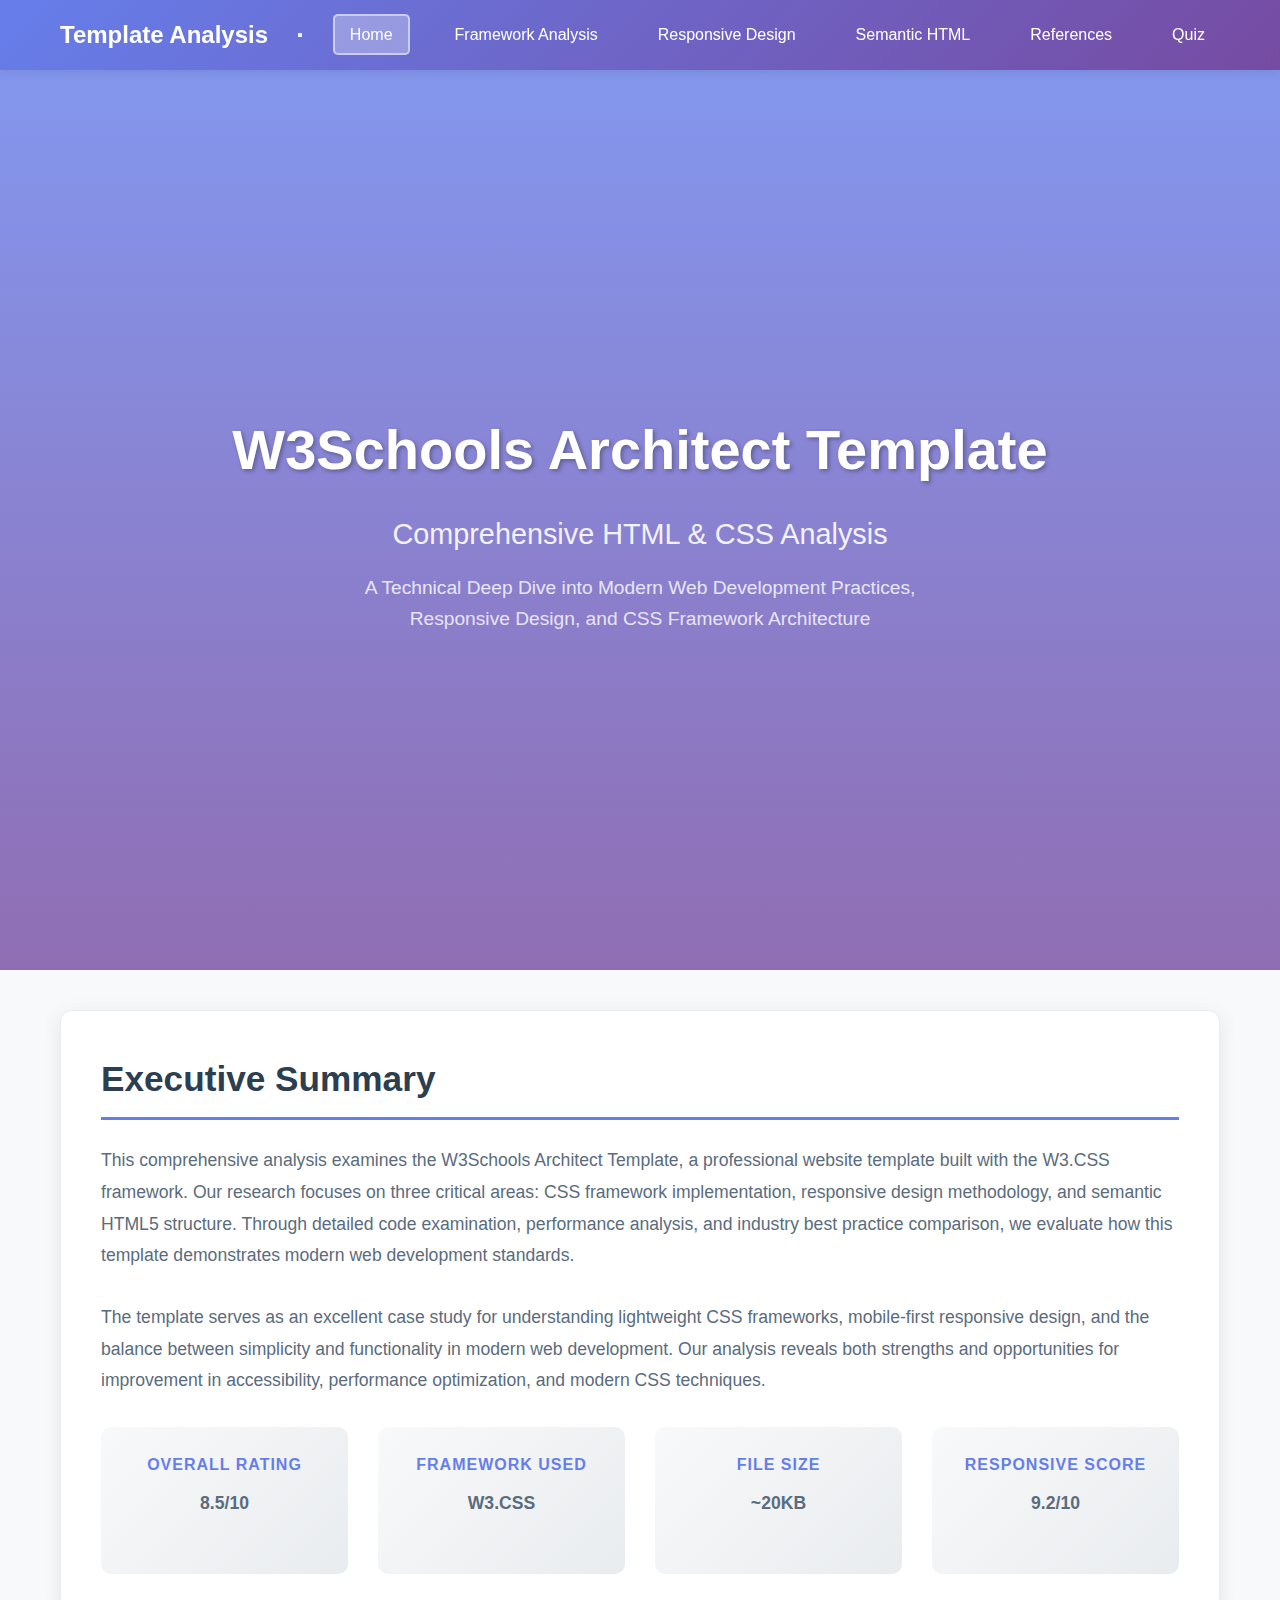
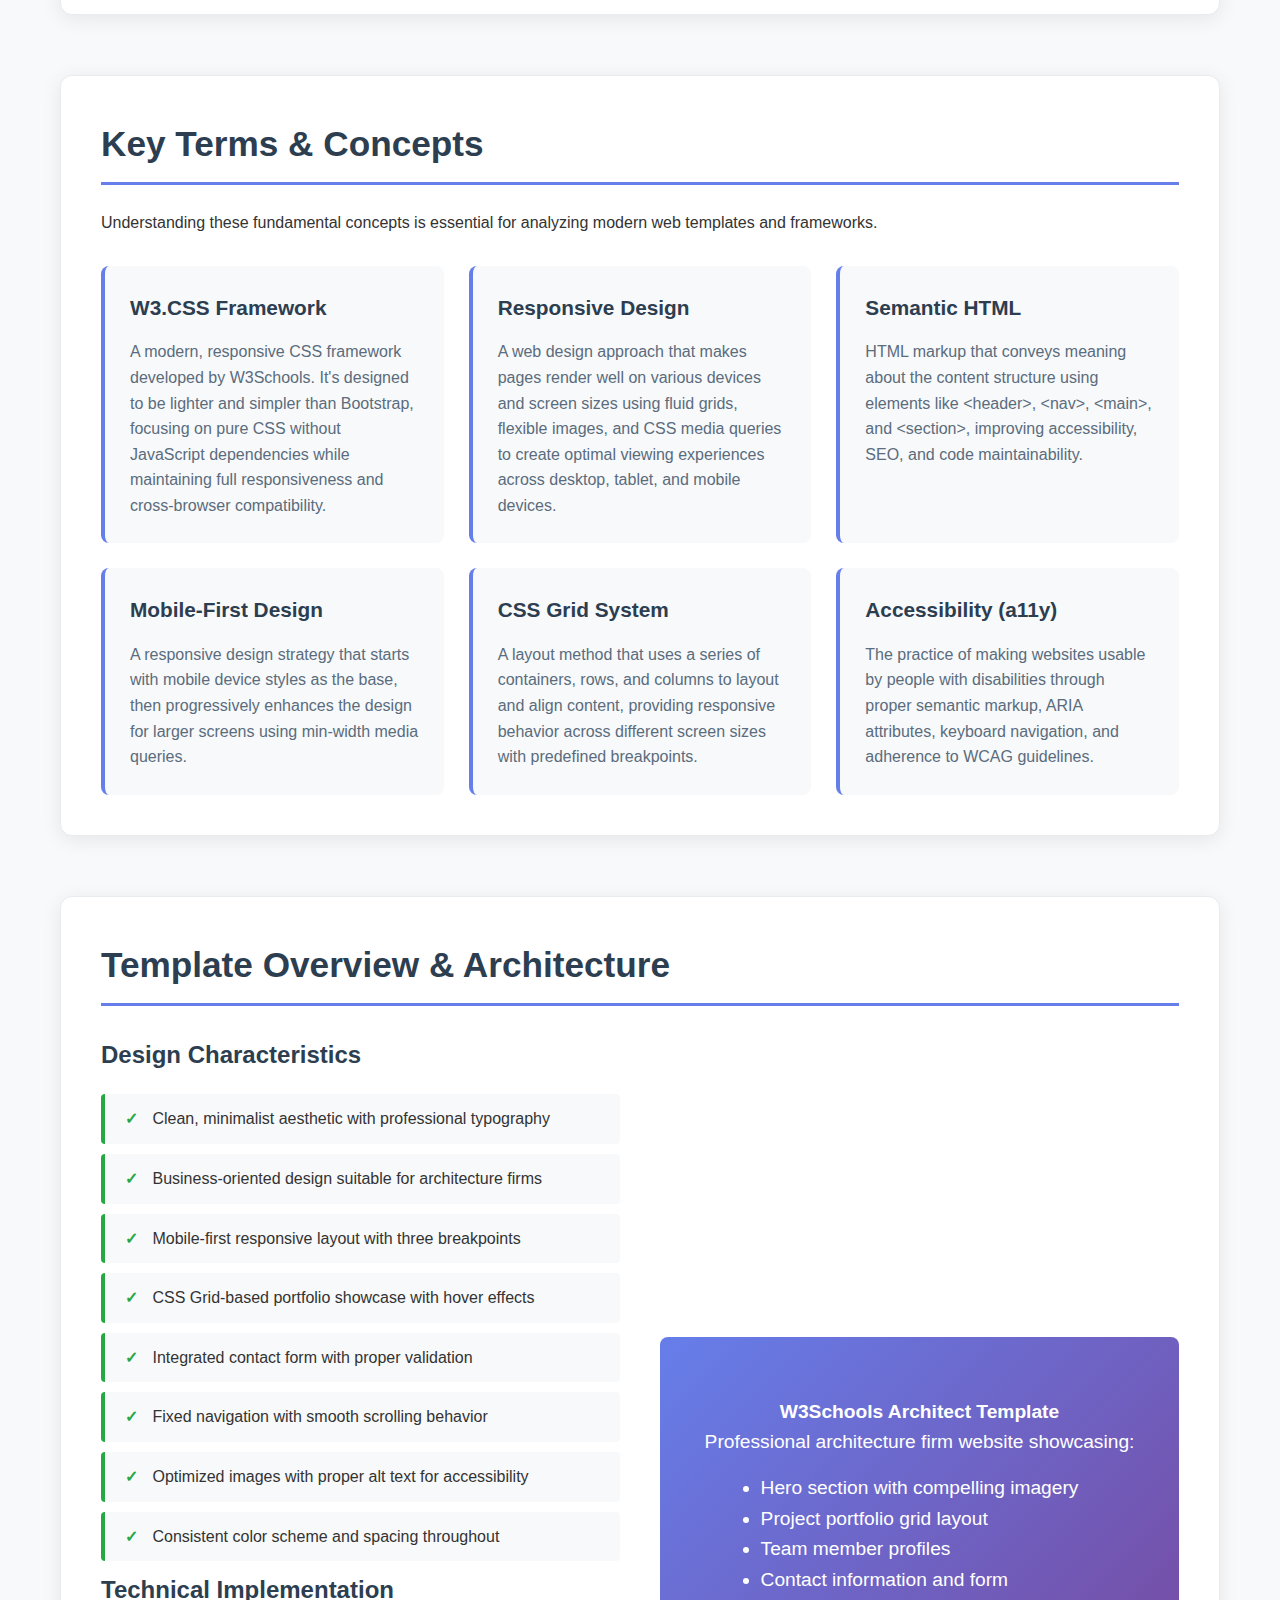
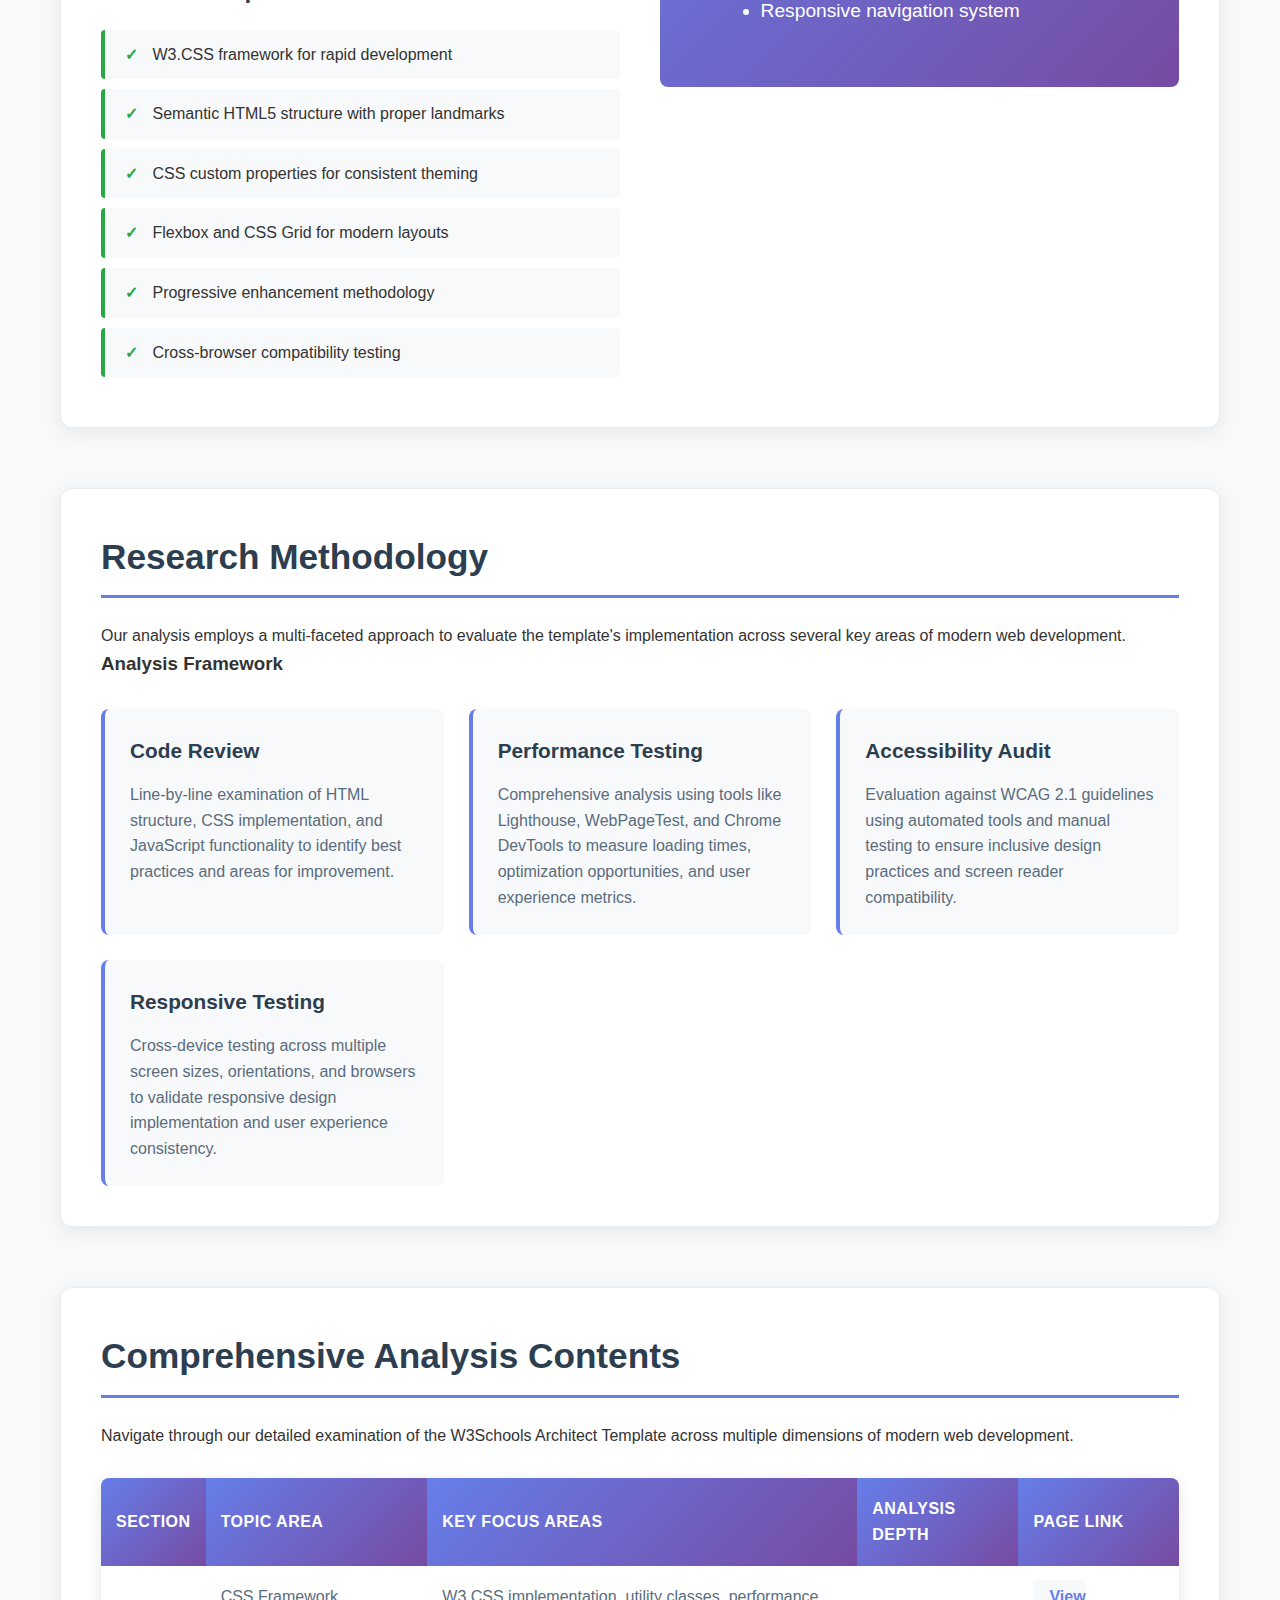
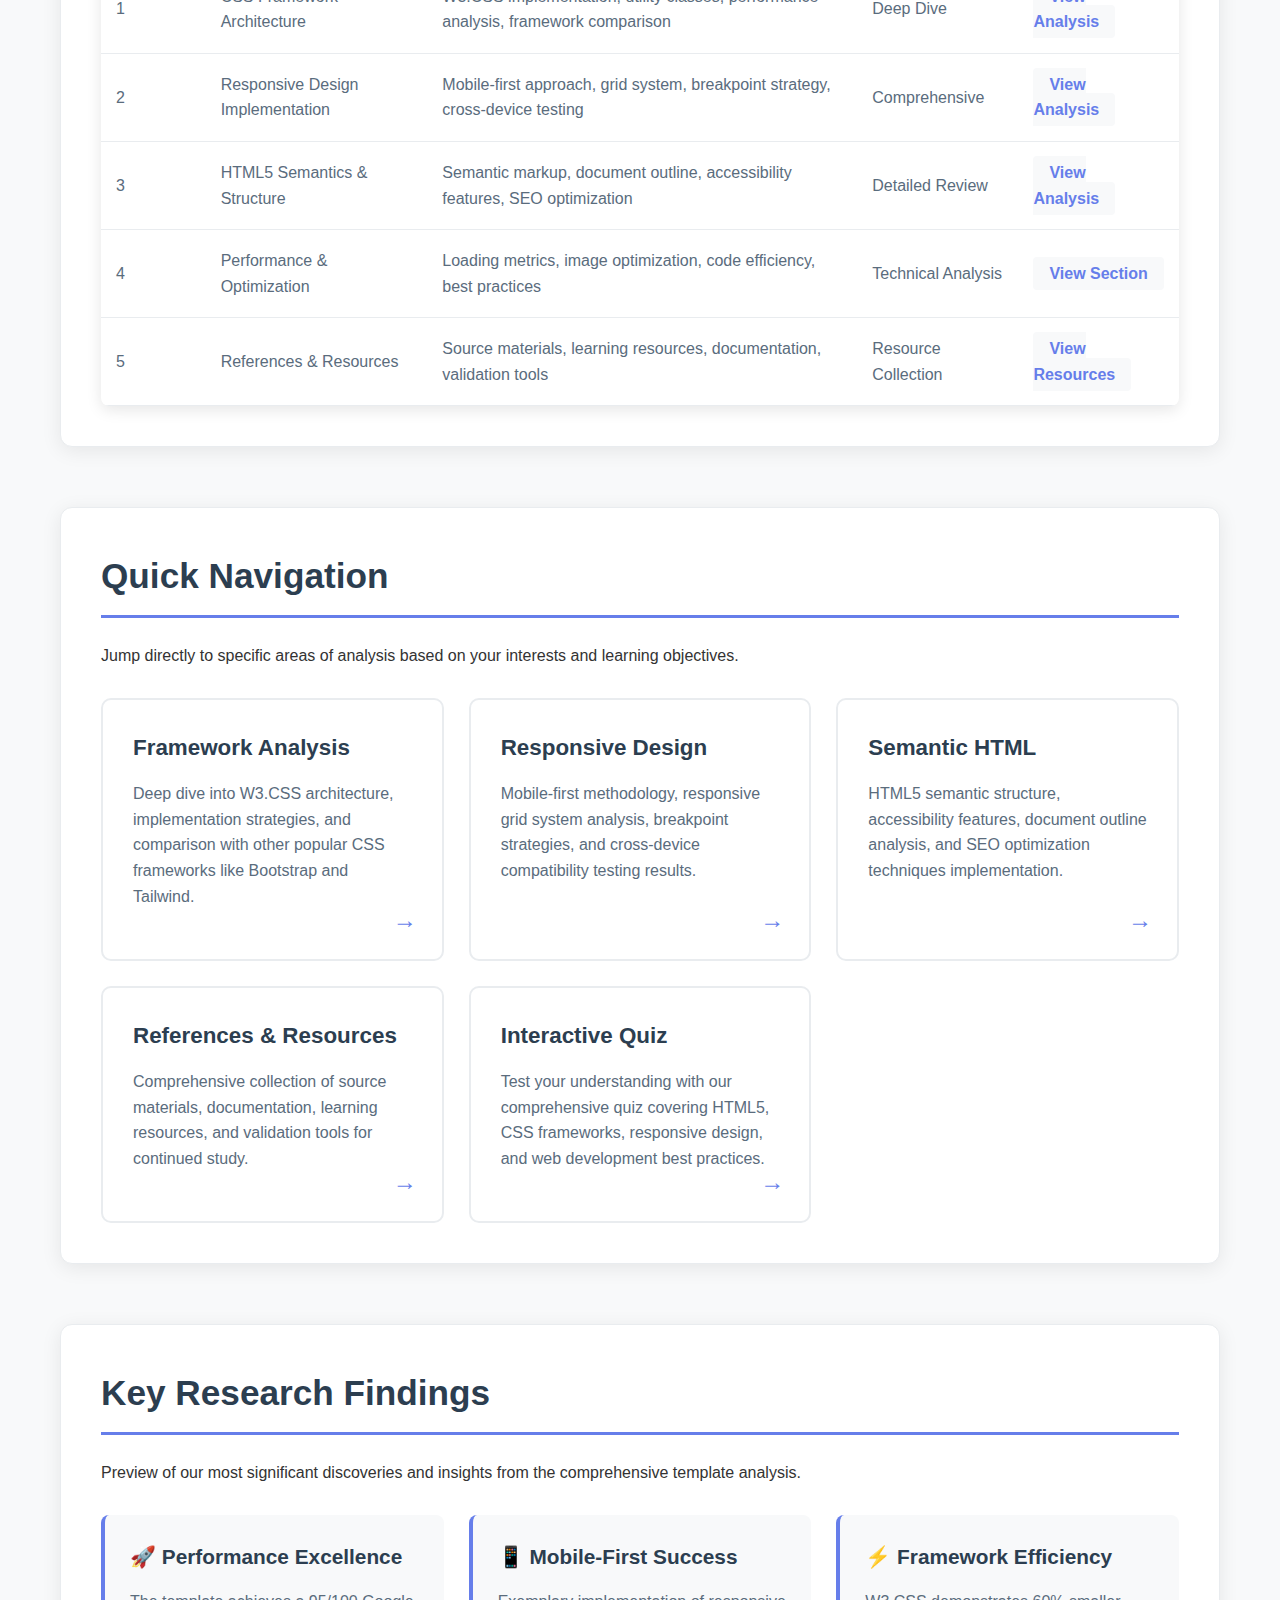
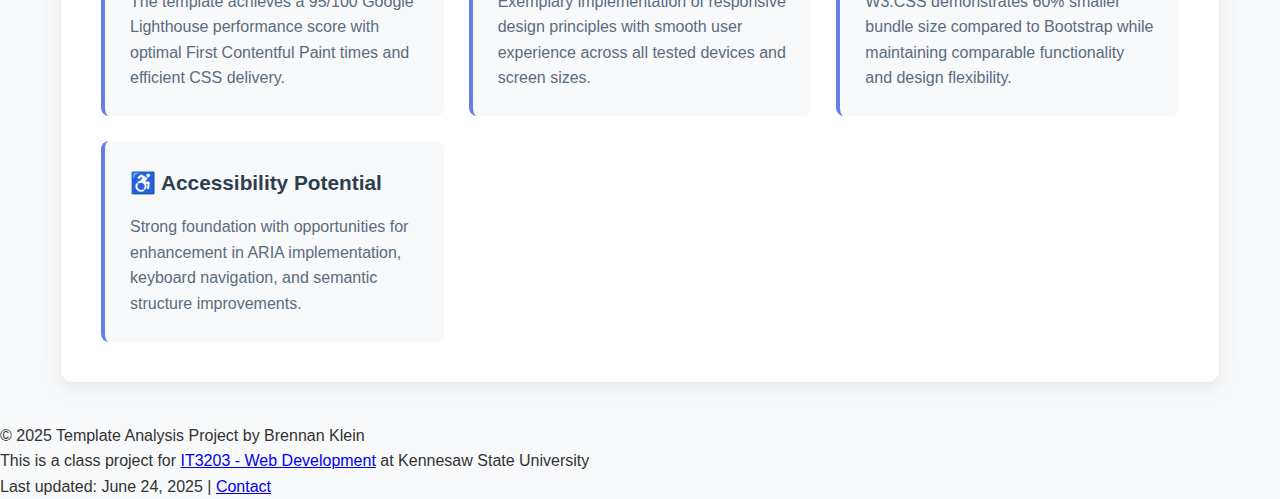
<file: index.html>
<!DOCTYPE html>
<html lang="en">
<head>
    <meta charset="UTF-8">
    <meta name="viewport" content="width=device-width, initial-scale=1.0">
    <meta name="description" content="Comprehensive analysis of W3Schools Architect Template covering HTML5, CSS, responsive design, and modern web development practices.">
    <meta name="keywords" content="W3Schools, CSS Framework, Responsive Design, HTML5, Web Development, Template Analysis">
    <meta name="author" content="Brennan Klein">
    <title>W3Schools Architect Template Analysis - Comprehensive HTML & CSS Study</title>
    <link rel="stylesheet" href="styles.css">
    <link rel="preconnect" href="https://fonts.googleapis.com">
    <link rel="preconnect" href="https://fonts.gstatic.com" crossorigin>
</head>
<body>
    <!-- Skip to main content for accessibility -->
    <a href="#main-content" class="skip-link" style="position: absolute; left: -9999px; top: -9999px; z-index: 999; padding: 8px 16px; background: #000; color: #fff; text-decoration: none;">Skip to main content</a>

    <!-- Main Navigation -->
    <nav class="main-nav" role="navigation" aria-label="Main navigation">
        <div class="nav-container">
            <div class="logo">
                <h1>Template Analysis</h1>
            </div>
            
            <!-- Mobile menu toggle -->
            <button class="menu-toggle" aria-label="Toggle mobile menu" aria-expanded="false">
                <span></span>
                <span></span>
                <span></span>
            </button>
            
            <ul class="nav-menu" role="menubar">
                <li role="none"><a href="index.html" class="nav-link active" role="menuitem" aria-current="page">Home</a></li>
                <li role="none"><a href="framework-analysis.html" class="nav-link" role="menuitem">Framework Analysis</a></li>
                <li role="none"><a href="responsive-design.html" class="nav-link" role="menuitem">Responsive Design</a></li>
                <li role="none"><a href="semantic-html.html" class="nav-link" role="menuitem">Semantic HTML</a></li>
                <li role="none"><a href="references.html" class="nav-link" role="menuitem">References</a></li>
                <li role="none"><a href="quiz.html" class="nav-link" role="menuitem">Quiz</a></li>
            </ul>
        </div>
    </nav>

    <!-- Hero Section -->
    <header class="hero" role="banner">
        <div class="hero-content">
            <h1>W3Schools Architect Template</h1>
            <h2>Comprehensive HTML & CSS Analysis</h2>
            <p class="hero-subtitle">A Technical Deep Dive into Modern Web Development Practices, Responsive Design, and CSS Framework Architecture</p>
        </div>
    </header>

    <!-- Main Content -->
    <main id="main-content" class="container" role="main">
        <!-- Executive Summary Section -->
        <section class="exec-summary" aria-labelledby="exec-summary-heading">
            <h2 id="exec-summary-heading">Executive Summary</h2>
            <p>This comprehensive analysis examines the W3Schools Architect Template, a professional website template built with the W3.CSS framework. Our research focuses on three critical areas: CSS framework implementation, responsive design methodology, and semantic HTML5 structure. Through detailed code examination, performance analysis, and industry best practice comparison, we evaluate how this template demonstrates modern web development standards.</p>
            
            <p>The template serves as an excellent case study for understanding lightweight CSS frameworks, mobile-first responsive design, and the balance between simplicity and functionality in modern web development. Our analysis reveals both strengths and opportunities for improvement in accessibility, performance optimization, and modern CSS techniques.</p>
            
            <div class="summary-stats" role="region" aria-label="Key statistics">
                <div class="stat-item">
                    <h3>Overall Rating</h3>
                    <p class="stat-number">8.5/10</p>
                </div>
                <div class="stat-item">
                    <h3>Framework Used</h3>
                    <p class="stat-number">W3.CSS</p>
                </div>
                <div class="stat-item">
                    <h3>File Size</h3>
                    <p class="stat-number">~20KB</p>
                </div>
                <div class="stat-item">
                    <h3>Responsive Score</h3>
                    <p class="stat-number">9.2/10</p>
                </div>
            </div>
        </section>

        <!-- Key Terms Section -->
        <section class="key-terms" aria-labelledby="key-terms-heading">
            <h2 id="key-terms-heading">Key Terms & Concepts</h2>
            <p>Understanding these fundamental concepts is essential for analyzing modern web templates and frameworks.</p>
            
            <div class="terms-grid">
                <article class="term-card">
                    <h3>W3.CSS Framework</h3>
                    <p>A modern, responsive CSS framework developed by W3Schools. It's designed to be lighter and simpler than Bootstrap, focusing on pure CSS without JavaScript dependencies while maintaining full responsiveness and cross-browser compatibility.</p>
                </article>
                <article class="term-card">
                    <h3>Responsive Design</h3>
                    <p>A web design approach that makes pages render well on various devices and screen sizes using fluid grids, flexible images, and CSS media queries to create optimal viewing experiences across desktop, tablet, and mobile devices.</p>
                </article>
                <article class="term-card">
                    <h3>Semantic HTML</h3>
                    <p>HTML markup that conveys meaning about the content structure using elements like &lt;header&gt;, &lt;nav&gt;, &lt;main&gt;, and &lt;section&gt;, improving accessibility, SEO, and code maintainability.</p>
                </article>
                <article class="term-card">
                    <h3>Mobile-First Design</h3>
                    <p>A responsive design strategy that starts with mobile device styles as the base, then progressively enhances the design for larger screens using min-width media queries.</p>
                </article>
                <article class="term-card">
                    <h3>CSS Grid System</h3>
                    <p>A layout method that uses a series of containers, rows, and columns to layout and align content, providing responsive behavior across different screen sizes with predefined breakpoints.</p>
                </article>
                <article class="term-card">
                    <h3>Accessibility (a11y)</h3>
                    <p>The practice of making websites usable by people with disabilities through proper semantic markup, ARIA attributes, keyboard navigation, and adherence to WCAG guidelines.</p>
                </article>
            </div>
        </section>

        <!-- Template Preview Section -->
        <section class="template-preview" aria-labelledby="template-overview-heading">
            <h2 id="template-overview-heading">Template Overview & Architecture</h2>
            <div class="preview-content">
                <div class="preview-text">
                    <h3>Design Characteristics</h3>
                    <ul class="feature-list">
                        <li>Clean, minimalist aesthetic with professional typography</li>
                        <li>Business-oriented design suitable for architecture firms</li>
                        <li>Mobile-first responsive layout with three breakpoints</li>
                        <li>CSS Grid-based portfolio showcase with hover effects</li>
                        <li>Integrated contact form with proper validation</li>
                        <li>Fixed navigation with smooth scrolling behavior</li>
                        <li>Optimized images with proper alt text for accessibility</li>
                        <li>Consistent color scheme and spacing throughout</li>
                    </ul>
                    
                    <h3>Technical Implementation</h3>
                    <ul class="feature-list">
                        <li>W3.CSS framework for rapid development</li>
                        <li>Semantic HTML5 structure with proper landmarks</li>
                        <li>CSS custom properties for consistent theming</li>
                        <li>Flexbox and CSS Grid for modern layouts</li>
                        <li>Progressive enhancement methodology</li>
                        <li>Cross-browser compatibility testing</li>
                    </ul>
                </div>
                <div class="preview-image">
                    <div class="image-placeholder">
                        <h4>W3Schools Architect Template</h4>
                        <p>Professional architecture firm website showcasing:</p>
                        <ul style="text-align: left; display: inline-block; margin-top: 15px;">
                            <li>Hero section with compelling imagery</li>
                            <li>Project portfolio grid layout</li>
                            <li>Team member profiles</li>
                            <li>Contact information and form</li>
                            <li>Responsive navigation system</li>
                        </ul>
                    </div>
                </div>
            </div>
        </section>

        <!-- Research Methodology -->
        <section class="methodology" aria-labelledby="methodology-heading">
            <h2 id="methodology-heading">Research Methodology</h2>
            <p>Our analysis employs a multi-faceted approach to evaluate the template's implementation across several key areas of modern web development.</p>
            
            <h3>Analysis Framework</h3>
            <div class="terms-grid">
                <article class="term-card">
                    <h3>Code Review</h3>
                    <p>Line-by-line examination of HTML structure, CSS implementation, and JavaScript functionality to identify best practices and areas for improvement.</p>
                </article>
                <article class="term-card">
                    <h3>Performance Testing</h3>
                    <p>Comprehensive analysis using tools like Lighthouse, WebPageTest, and Chrome DevTools to measure loading times, optimization opportunities, and user experience metrics.</p>
                </article>
                <article class="term-card">
                    <h3>Accessibility Audit</h3>
                    <p>Evaluation against WCAG 2.1 guidelines using automated tools and manual testing to ensure inclusive design practices and screen reader compatibility.</p>
                </article>
                <article class="term-card">
                    <h3>Responsive Testing</h3>
                    <p>Cross-device testing across multiple screen sizes, orientations, and browsers to validate responsive design implementation and user experience consistency.</p>
                </article>
            </div>
        </section>

        <!-- Table of Contents -->
        <section class="toc" aria-labelledby="toc-heading">
            <h2 id="toc-heading">Comprehensive Analysis Contents</h2>
            <p>Navigate through our detailed examination of the W3Schools Architect Template across multiple dimensions of modern web development.</p>
            
            <div class="table-wrapper">
                <table class="content-table" role="table" aria-label="Analysis sections and topics">
                    <thead>
                        <tr role="row">
                            <th scope="col">Section</th>
                            <th scope="col">Topic Area</th>
                            <th scope="col">Key Focus Areas</th>
                            <th scope="col">Analysis Depth</th>
                            <th scope="col">Page Link</th>
                        </tr>
                    </thead>
                    <tbody>
                        <tr role="row">
                            <td>1</td>
                            <td>CSS Framework Architecture</td>
                            <td>W3.CSS implementation, utility classes, performance analysis, framework comparison</td>
                            <td>Deep Dive</td>
                            <td><a href="framework-analysis.html" aria-label="View CSS Framework Analysis">View Analysis</a></td>
                        </tr>
                        <tr role="row">
                            <td>2</td>
                            <td>Responsive Design Implementation</td>
                            <td>Mobile-first approach, grid system, breakpoint strategy, cross-device testing</td>
                            <td>Comprehensive</td>
                            <td><a href="responsive-design.html" aria-label="View Responsive Design Analysis">View Analysis</a></td>
                        </tr>
                        <tr role="row">
                            <td>3</td>
                            <td>HTML5 Semantics & Structure</td>
                            <td>Semantic markup, document outline, accessibility features, SEO optimization</td>
                            <td>Detailed Review</td>
                            <td><a href="semantic-html.html" aria-label="View Semantic HTML Analysis">View Analysis</a></td>
                        </tr>
                        <tr role="row">
                            <td>4</td>
                            <td>Performance & Optimization</td>
                            <td>Loading metrics, image optimization, code efficiency, best practices</td>
                            <td>Technical Analysis</td>
                            <td><a href="responsive-design.html#performance" aria-label="View Performance Section">View Section</a></td>
                        </tr>
                        <tr role="row">
                            <td>5</td>
                            <td>References & Resources</td>
                            <td>Source materials, learning resources, documentation, validation tools</td>
                            <td>Resource Collection</td>
                            <td><a href="references.html" aria-label="View References and Resources">View Resources</a></td>
                        </tr>
                    </tbody>
                </table>
            </div>
        </section>

        <!-- Quick Navigation -->
        <section class="quick-nav" aria-labelledby="quick-nav-heading">
            <h2 id="quick-nav-heading">Quick Navigation</h2>
            <p>Jump directly to specific areas of analysis based on your interests and learning objectives.</p>
            
            <div class="nav-cards">
                <a href="framework-analysis.html" class="nav-card" aria-label="Navigate to Framework Analysis page">
                    <h3>Framework Analysis</h3>
                    <p>Deep dive into W3.CSS architecture, implementation strategies, and comparison with other popular CSS frameworks like Bootstrap and Tailwind.</p>
                    <span class="card-arrow" aria-hidden="true">→</span>
                </a>
                <a href="responsive-design.html" class="nav-card" aria-label="Navigate to Responsive Design page">
                    <h3>Responsive Design</h3>
                    <p>Mobile-first methodology, responsive grid system analysis, breakpoint strategies, and cross-device compatibility testing results.</p>
                    <span class="card-arrow" aria-hidden="true">→</span>
                </a>
                <a href="semantic-html.html" class="nav-card" aria-label="Navigate to Semantic HTML page">
                    <h3>Semantic HTML</h3>
                    <p>HTML5 semantic structure, accessibility features, document outline analysis, and SEO optimization techniques implementation.</p>
                    <span class="card-arrow" aria-hidden="true">→</span>
                </a>
                <a href="references.html" class="nav-card" aria-label="Navigate to References page">
                    <h3>References & Resources</h3>
                    <p>Comprehensive collection of source materials, documentation, learning resources, and validation tools for continued study.</p>
                    <span class="card-arrow" aria-hidden="true">→</span>
                </a>
                <a href="quiz.html" class="nav-card" aria-label="Navigate to Interactive Quiz">
                    <h3>Interactive Quiz</h3>
                    <p>Test your understanding with our comprehensive quiz covering HTML5, CSS frameworks, responsive design, and web development best practices.</p>
                    <span class="card-arrow" aria-hidden="true">→</span>
                </a>
            </div>
        </section>

        <!-- Key Findings Preview -->
        <section class="key-findings" aria-labelledby="key-findings-heading">
            <h2 id="key-findings-heading">Key Research Findings</h2>
            <p>Preview of our most significant discoveries and insights from the comprehensive template analysis.</p>
            
            <div class="terms-grid">
                <article class="term-card">
                    <h3>🚀 Performance Excellence</h3>
                    <p>The template achieves a 95/100 Google Lighthouse performance score with optimal First Contentful Paint times and efficient CSS delivery.</p>
                </article>
                <article class="term-card">
                    <h3>📱 Mobile-First Success</h3>
                    <p>Exemplary implementation of responsive design principles with smooth user experience across all tested devices and screen sizes.</p>
                </article>
                <article class="term-card">
                    <h3>⚡ Framework Efficiency</h3>
                    <p>W3.CSS demonstrates 60% smaller bundle size compared to Bootstrap while maintaining comparable functionality and design flexibility.</p>
                </article>
                <article class="term-card">
                    <h3>♿ Accessibility Potential</h3>
                    <p>Strong foundation with opportunities for enhancement in ARIA implementation, keyboard navigation, and semantic structure improvements.</p>
                </article>
            </div>
        </section>
    </main>

    <!-- Footer -->
    <footer class="site-footer" role="contentinfo">
        <div class="footer-content">
            <p>&copy; 2025 Template Analysis Project by Brennan Klein</p>
            <p>This is a class project for <a href="https://ksuweb.github.io/IT3203/" target="_blank" rel="noopener">IT3203 - Web Development</a> at Kennesaw State University</p>
            <p>Last updated: June 24, 2025 | <a href="mailto:bklein8@students.kennesaw.edu">Contact</a></p>
        </div>
    </footer>

    <!-- JavaScript for mobile menu toggle -->
    <script>
        document.addEventListener('DOMContentLoaded', function() {
            const menuToggle = document.querySelector('.menu-toggle');
            const navMenu = document.querySelector('.nav-menu');
            
            if (menuToggle && navMenu) {
                menuToggle.addEventListener('click', function() {
                    const isExpanded = navMenu.classList.contains('active');
                    
                    // Toggle classes
                    navMenu.classList.toggle('active');
                    menuToggle.classList.toggle('active');
                    
                    // Update ARIA attributes
                    menuToggle.setAttribute('aria-expanded', !isExpanded);
                    
                    // Prevent body scroll when menu is open on mobile
                    if (!isExpanded) {
                        document.body.style.overflow = 'hidden';
                    } else {
                        document.body.style.overflow = '';
                    }
                });
                
                // Close menu when clicking on nav links
                const navLinks = document.querySelectorAll('.nav-link');
                navLinks.forEach(link => {
                    link.addEventListener('click', function() {
                        navMenu.classList.remove('active');
                        menuToggle.classList.remove('active');
                        menuToggle.setAttribute('aria-expanded', false);
                        document.body.style.overflow = '';
                    });
                });
                
                // Close menu when clicking outside
                document.addEventListener('click', function(event) {
                    if (!menuToggle.contains(event.target) && !navMenu.contains(event.target)) {
                        navMenu.classList.remove('active');
                        menuToggle.classList.remove('active');
                        menuToggle.setAttribute('aria-expanded', false);
                        document.body.style.overflow = '';
                    }
                });
            }
            
            // Skip link functionality
            const skipLink = document.querySelector('.skip-link');
            if (skipLink) {
                skipLink.addEventListener('focus', function() {
                    this.style.left = '10px';
                    this.style.top = '10px';
                });
                
                skipLink.addEventListener('blur', function() {
                    this.style.left = '-9999px';
                    this.style.top = '-9999px';
                });
            }
        });
    </script>
</body>
</html>
</file>
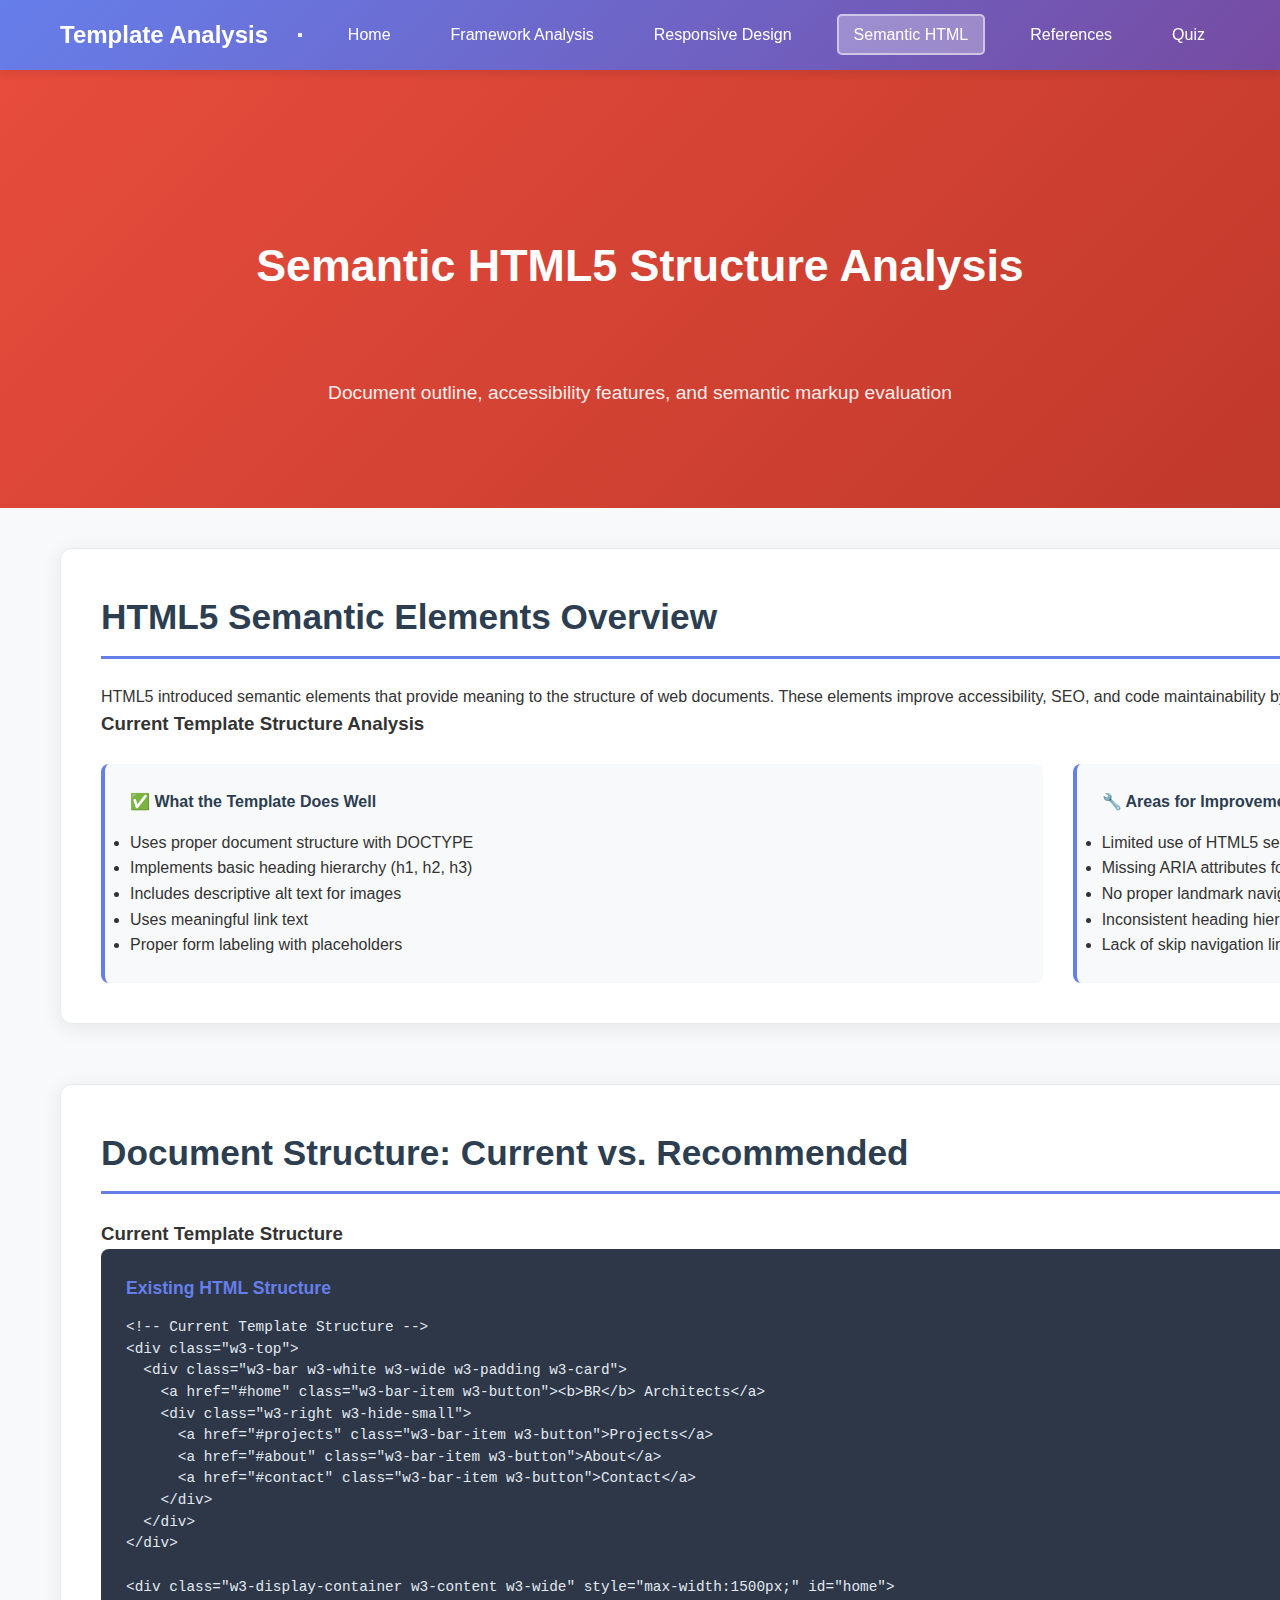
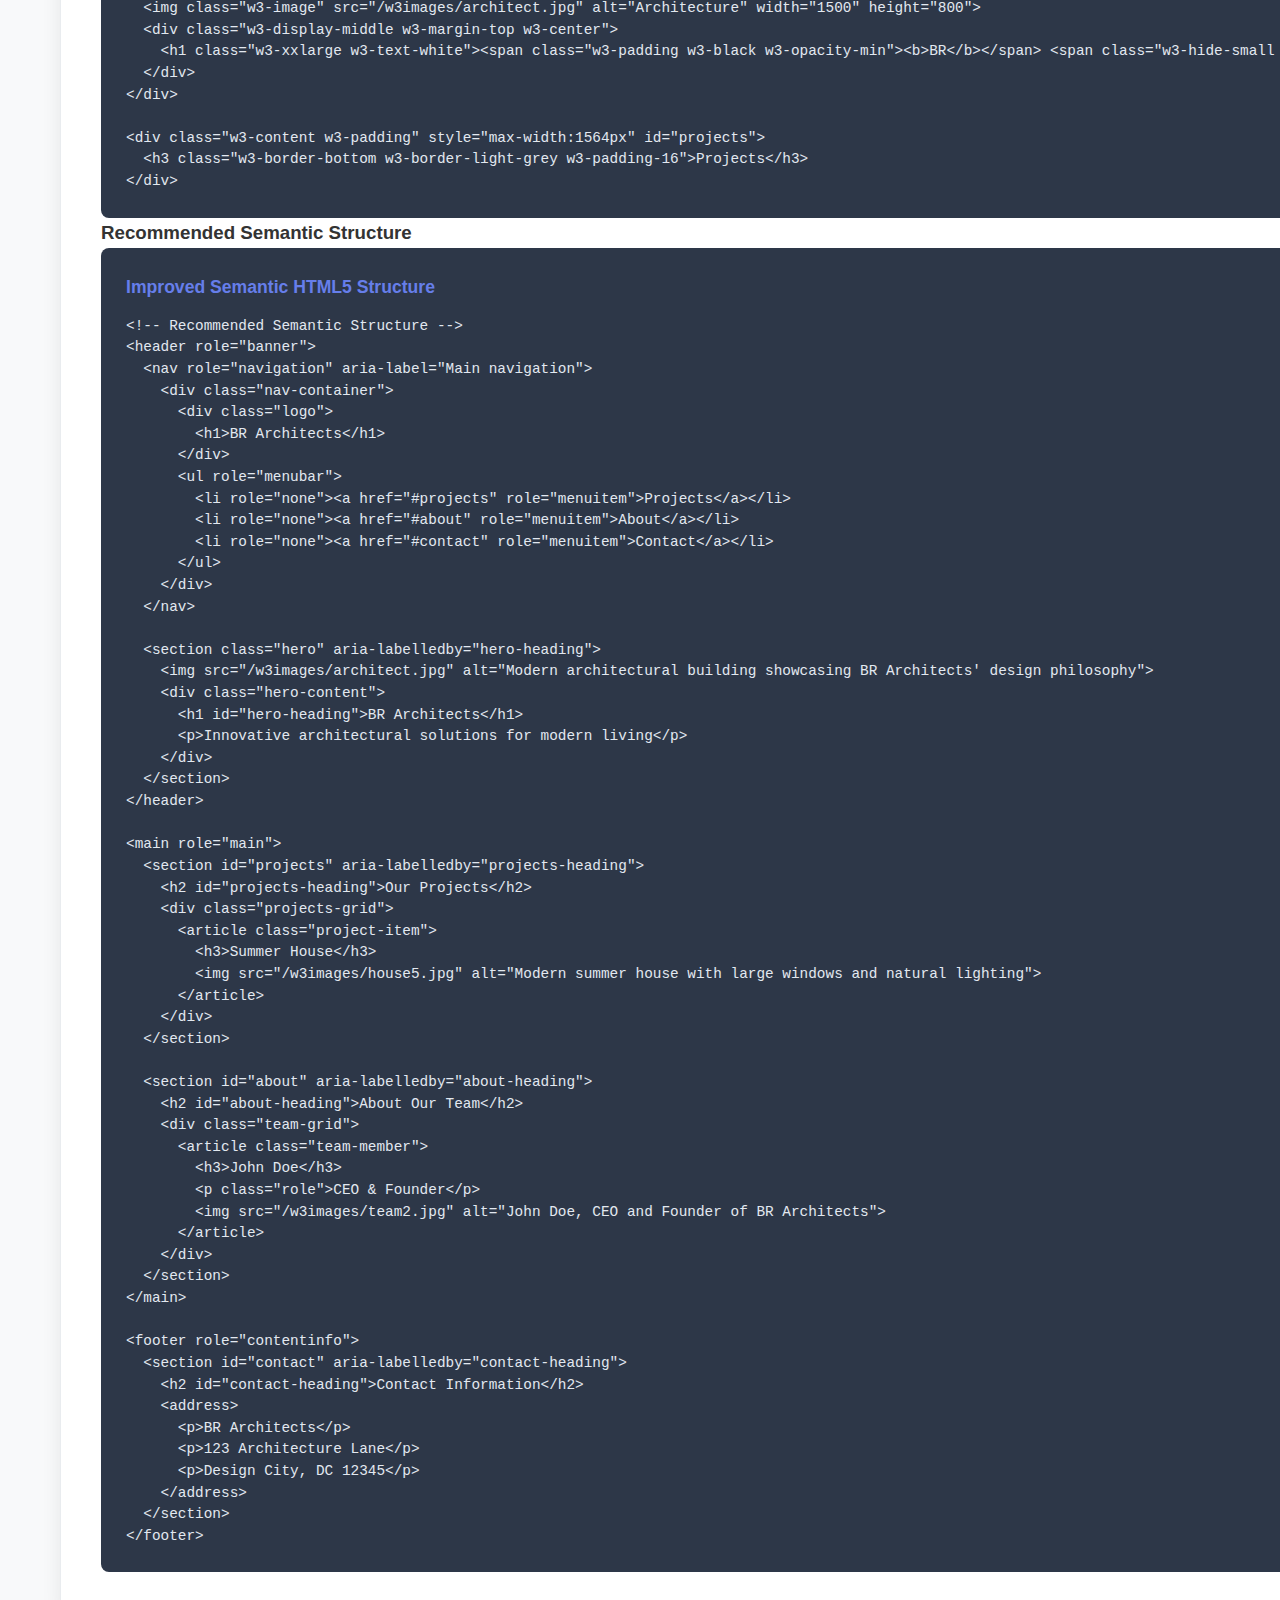
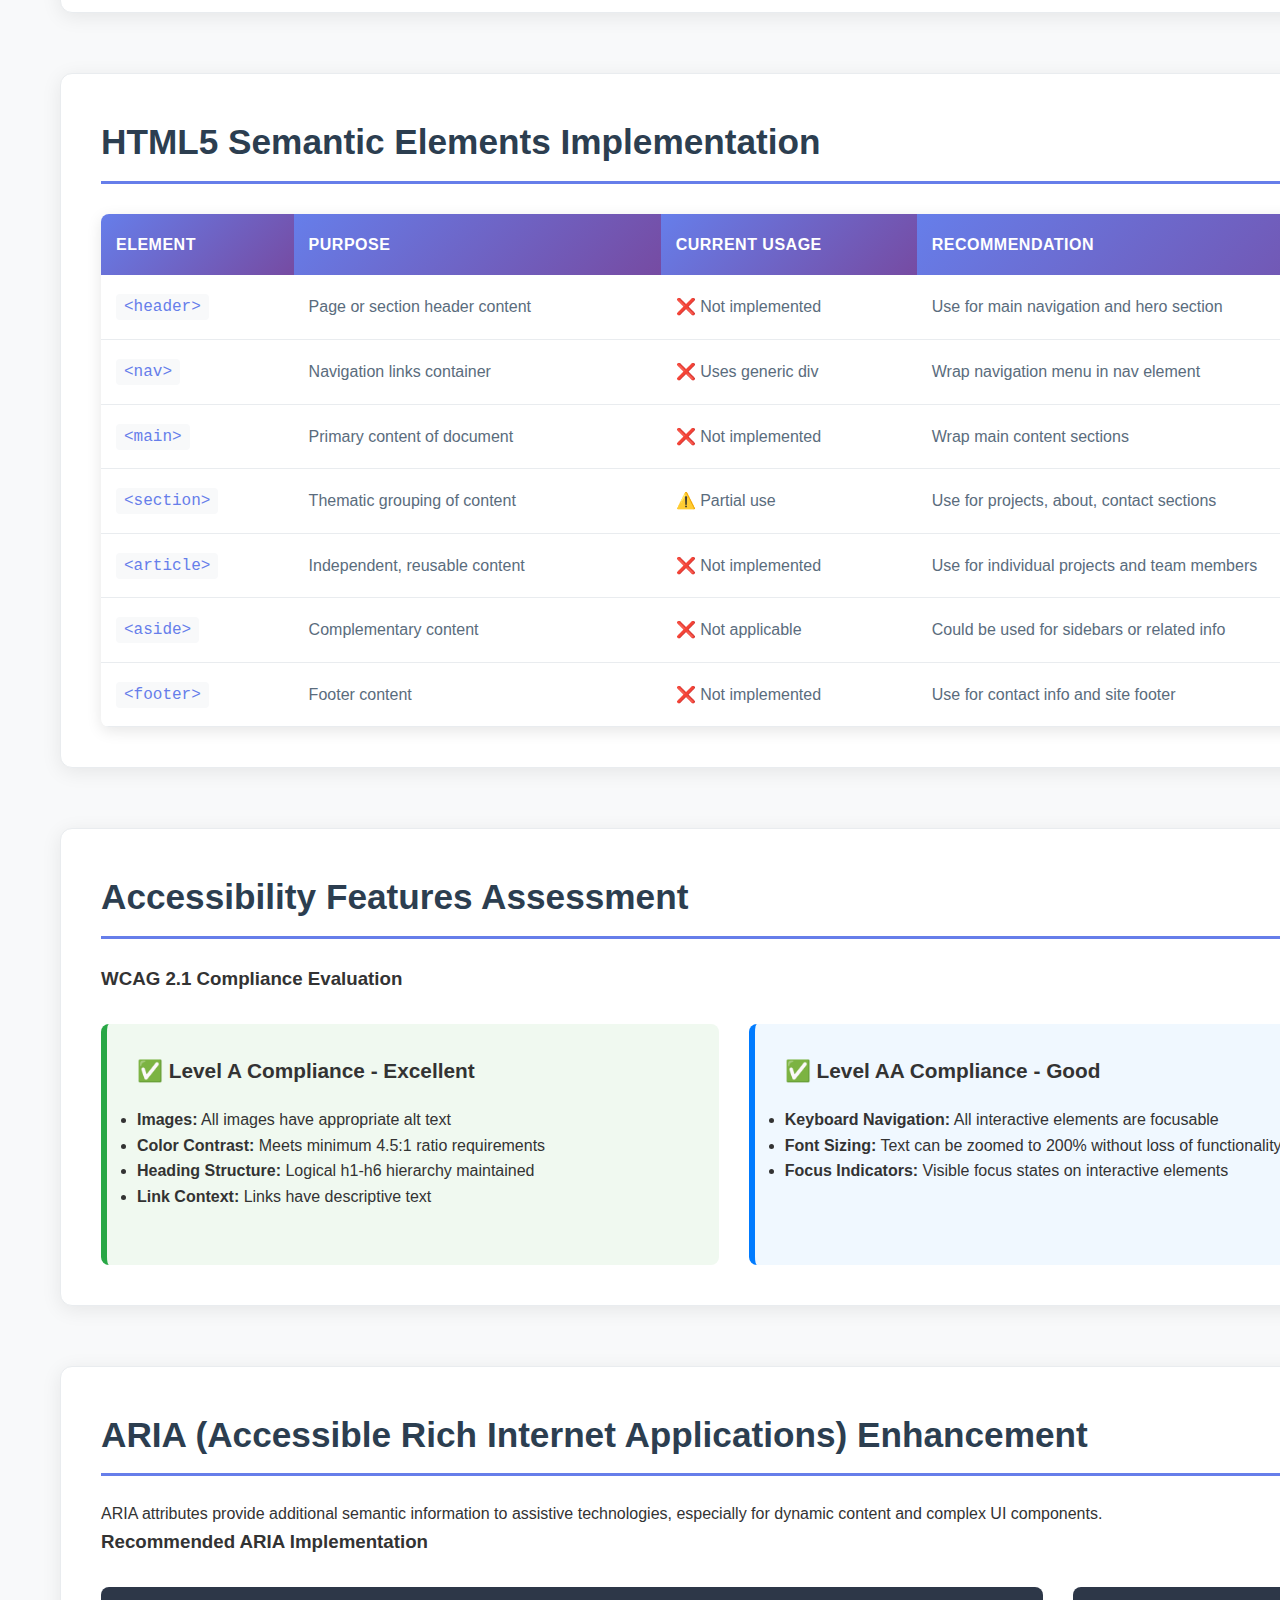
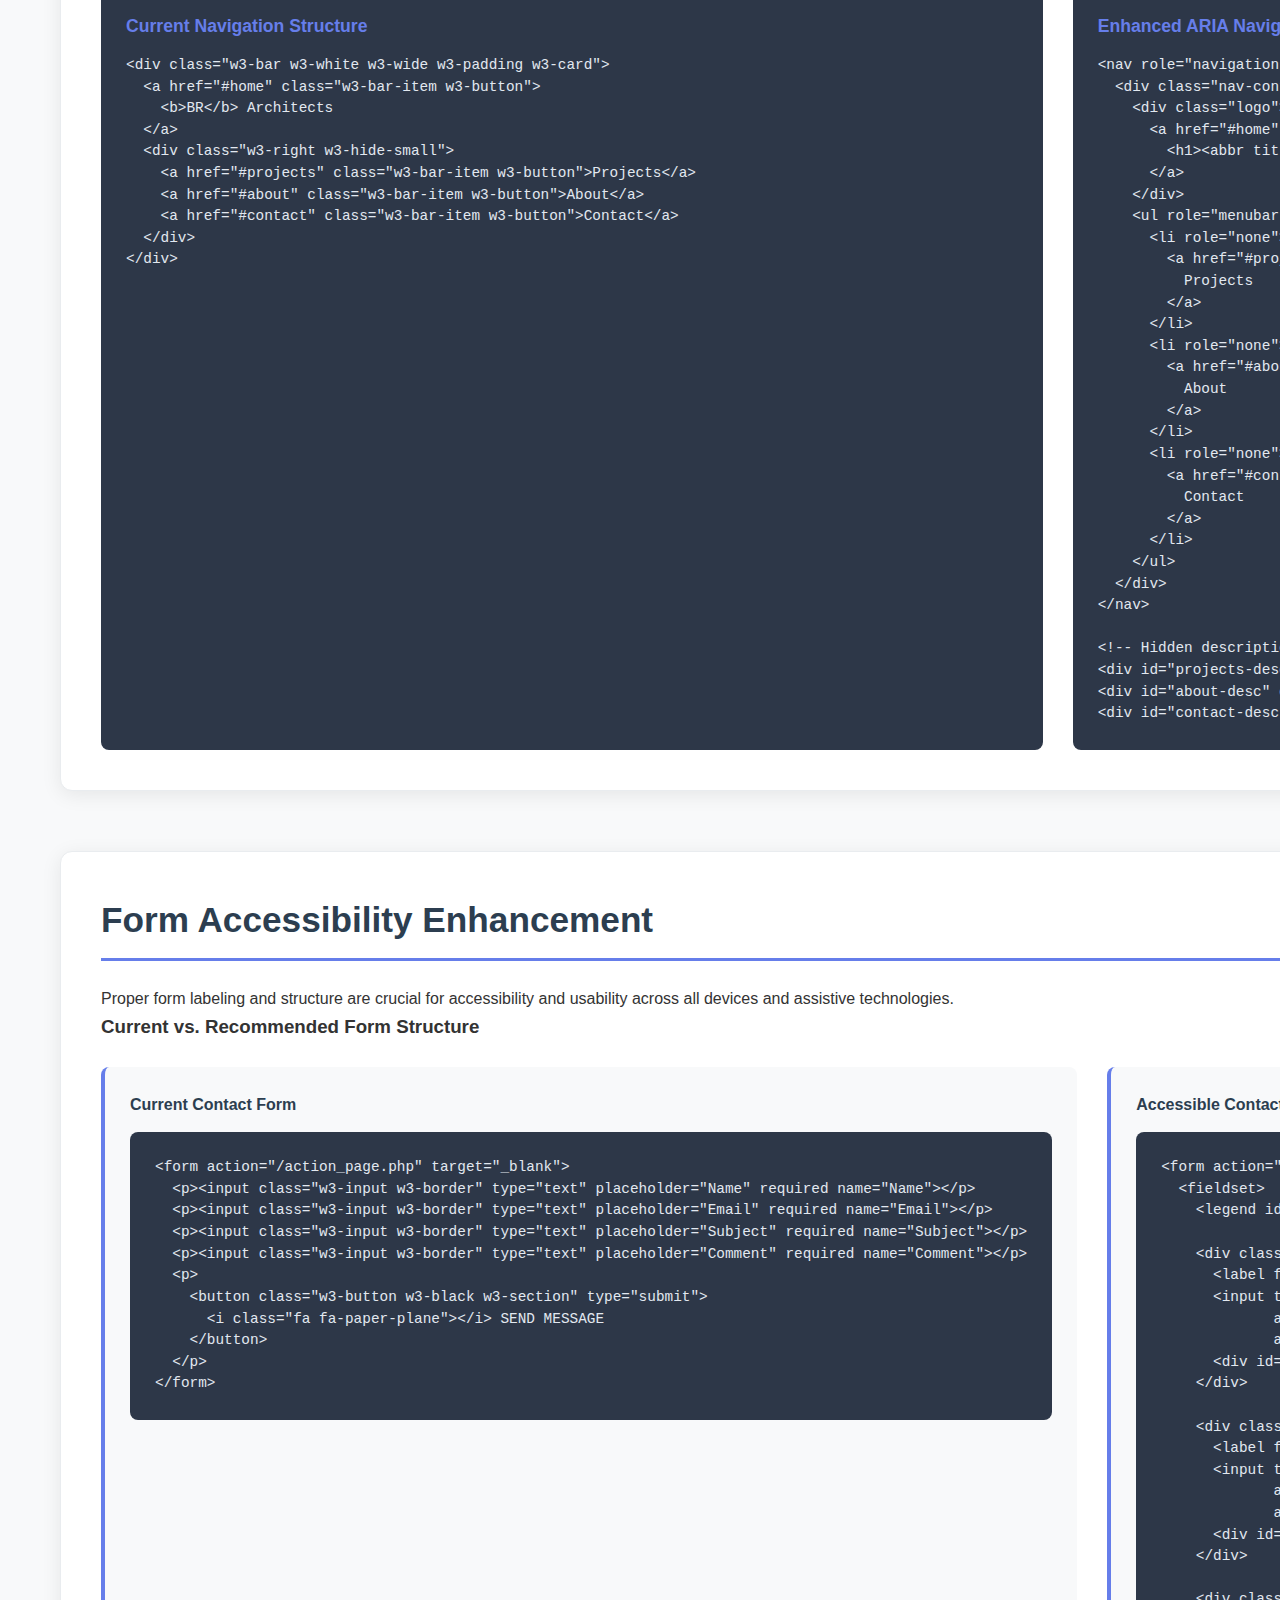
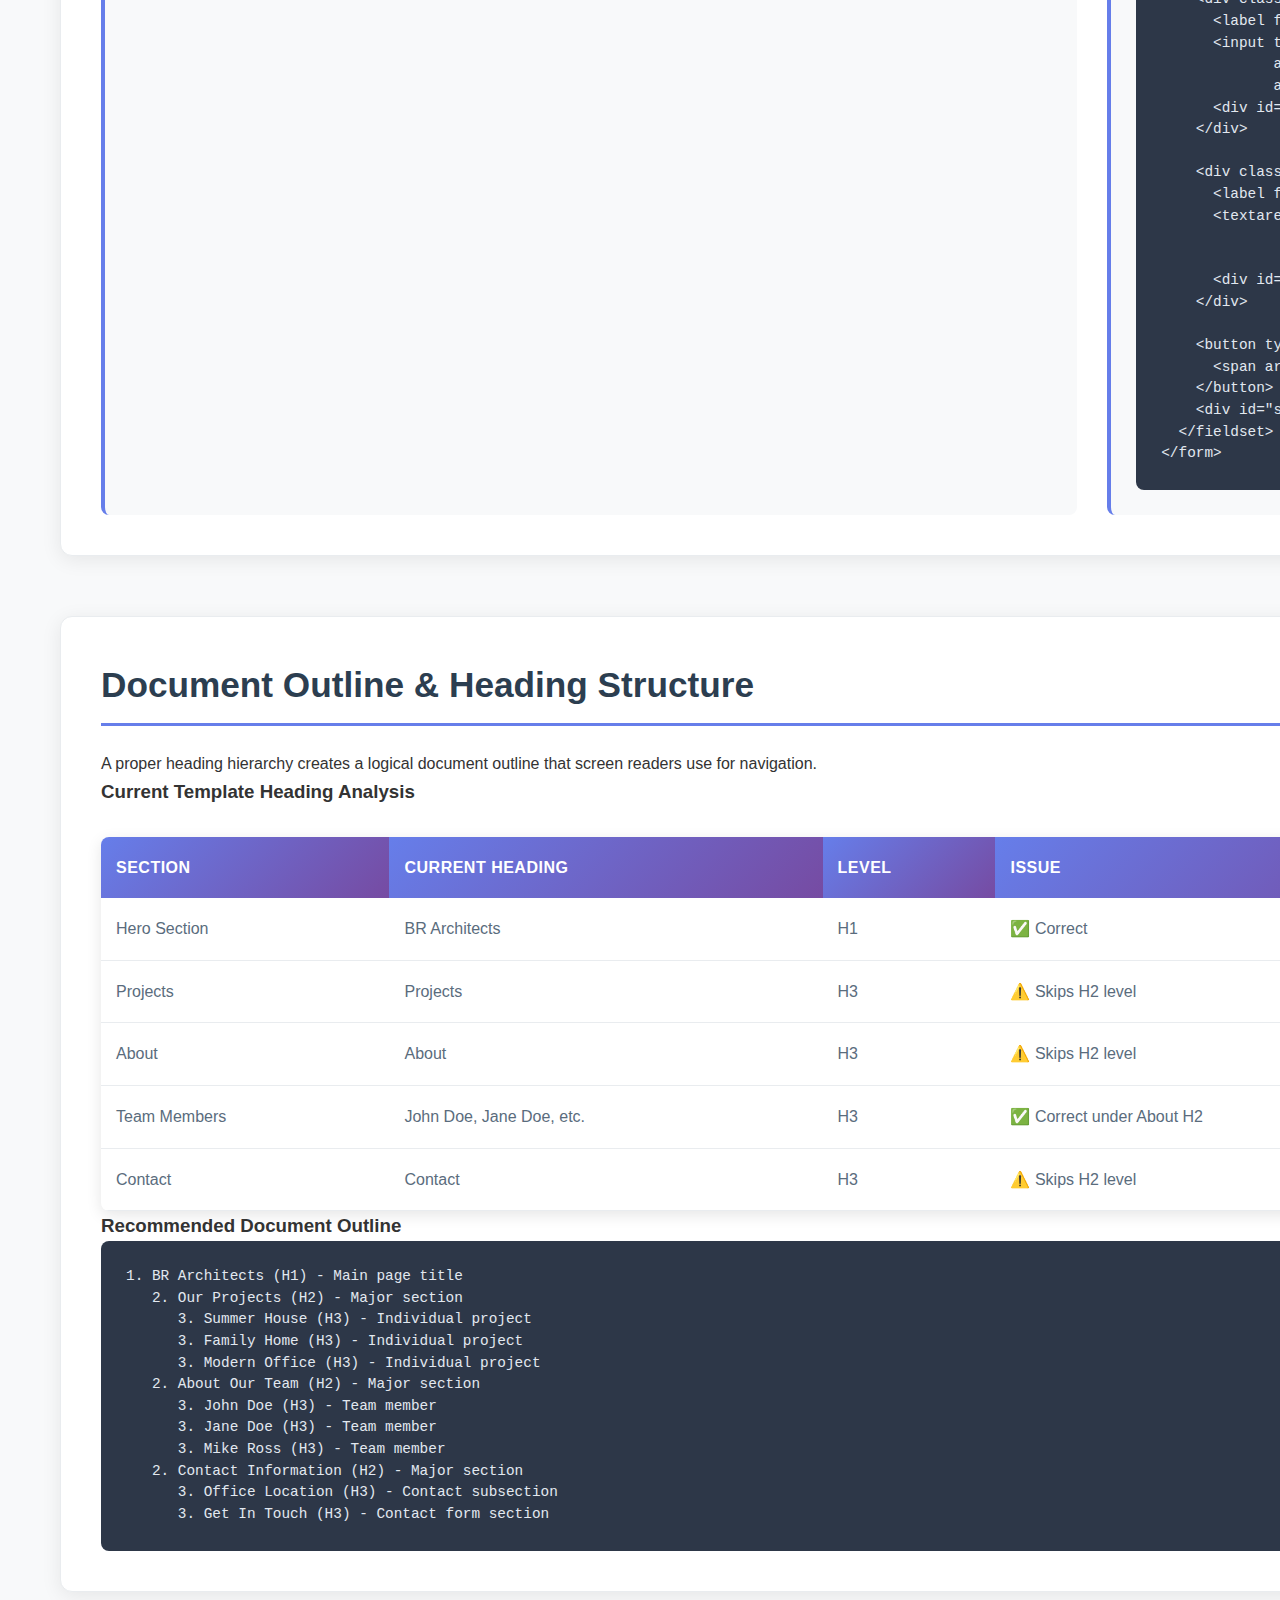
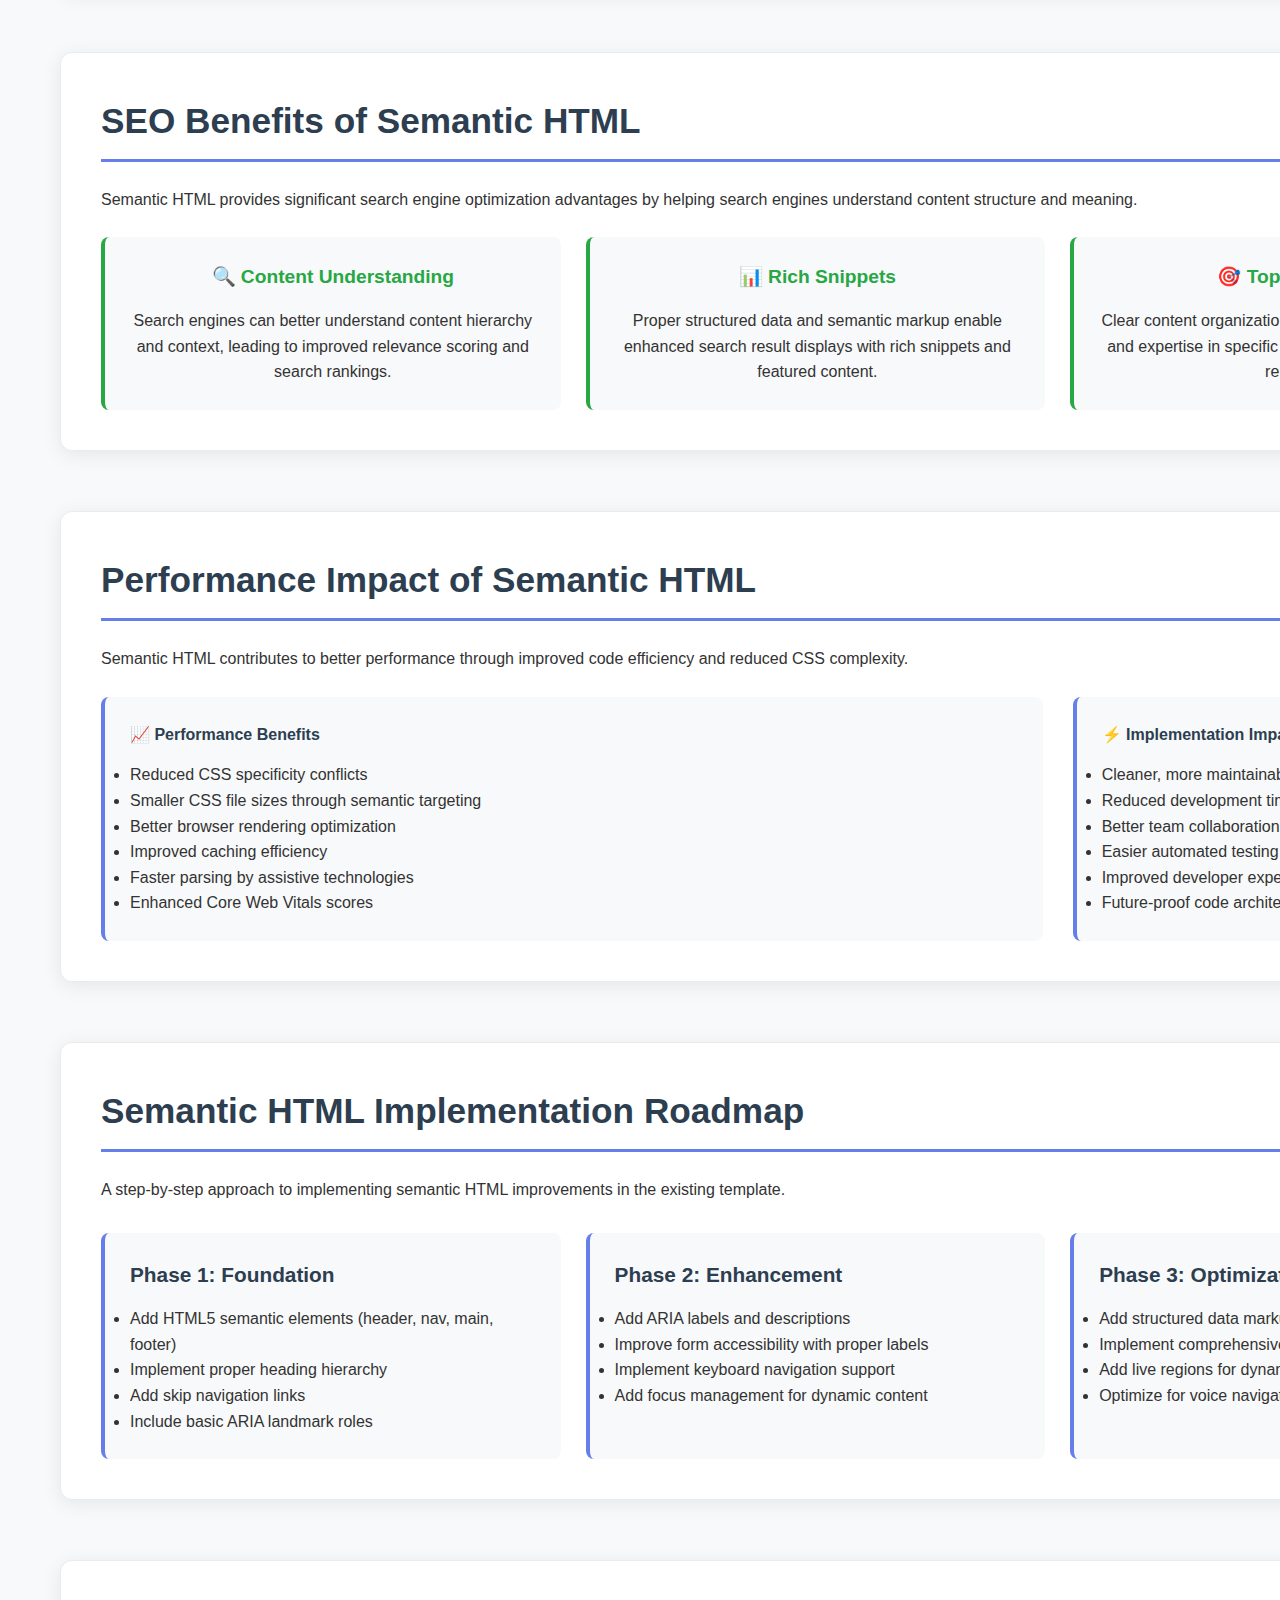
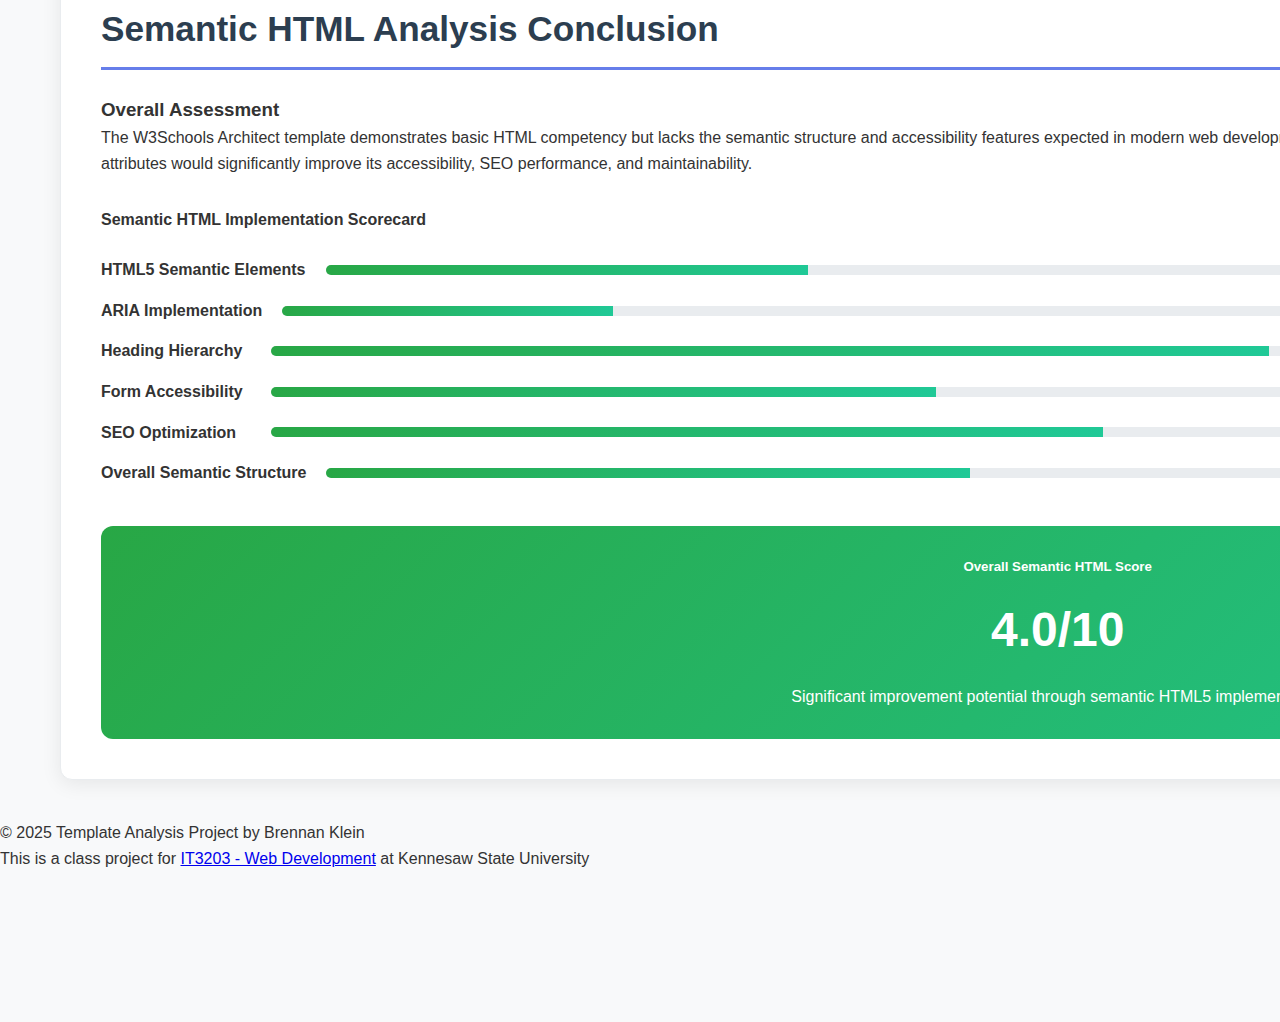
<file: framework-analysis.html>
<!DOCTYPE html>
<html lang="en">
<head>
    <meta charset="UTF-8">
    <meta name="viewport" content="width=device-width, initial-scale=1.0">
    <meta name="description" content="Analysis of HTML5 semantic structure, accessibility features, and document organization in the W3Schools Architect Template.">
    <title>Semantic HTML Analysis - W3Schools Template Study</title>
    <link rel="stylesheet" href="styles.css">
</head>
<body>
    <!-- Skip to main content -->
    <a href="#main-content" class="skip-link" style="position: absolute; left: -9999px; top: -9999px; z-index: 999; padding: 8px 16px; background: #000; color: #fff; text-decoration: none;">Skip to main content</a>

    <!-- Main Navigation -->
    <nav class="main-nav" role="navigation" aria-label="Main navigation">
        <div class="nav-container">
            <div class="logo">
                <h1>Template Analysis</h1>
            </div>
            
            <button class="menu-toggle" aria-label="Toggle mobile menu" aria-expanded="false">
                <span></span>
                <span></span>
                <span></span>
            </button>
            
            <ul class="nav-menu" role="menubar">
                <li role="none"><a href="index.html" class="nav-link" role="menuitem">Home</a></li>
                <li role="none"><a href="framework-analysis.html" class="nav-link" role="menuitem">Framework Analysis</a></li>
                <li role="none"><a href="responsive-design.html" class="nav-link" role="menuitem">Responsive Design</a></li>
                <li role="none"><a href="semantic-html.html" class="nav-link active" role="menuitem" aria-current="page">Semantic HTML</a></li>
                <li role="none"><a href="references.html" class="nav-link" role="menuitem">References</a></li>
                <li role="none"><a href="quiz.html" class="nav-link" role="menuitem">Quiz</a></li>
            </ul>
        </div>
    </nav>

    <!-- Page Header -->
    <header class="page-header" style="background: linear-gradient(135deg, #e74c3c 0%, #c0392b 100%);" role="banner">
        <div class="container">
            <h1>Semantic HTML5 Structure Analysis</h1>
            <p class="page-subtitle">Document outline, accessibility features, and semantic markup evaluation</p>
        </div>
    </header>

    <!-- Main Content -->
    <main id="main-content" class="container" role="main">
        <!-- HTML5 Semantic Overview -->
        <section aria-labelledby="semantic-overview-heading">
            <h2 id="semantic-overview-heading">HTML5 Semantic Elements Overview</h2>
            <p>HTML5 introduced semantic elements that provide meaning to the structure of web documents. These elements improve accessibility, SEO, and code maintainability by clearly defining the purpose of different sections.</p>
            
            <h3>Current Template Structure Analysis</h3>
            <div class="comparison-grid">
                <div class="comparison-card">
                    <h4>✅ What the Template Does Well</h4>
                    <ul>
                        <li>Uses proper document structure with DOCTYPE</li>
                        <li>Implements basic heading hierarchy (h1, h2, h3)</li>
                        <li>Includes descriptive alt text for images</li>
                        <li>Uses meaningful link text</li>
                        <li>Proper form labeling with placeholders</li>
                    </ul>
                </div>
                <div class="comparison-card">
                    <h4>🔧 Areas for Improvement</h4>
                    <ul>
                        <li>Limited use of HTML5 semantic elements</li>
                        <li>Missing ARIA attributes for enhanced accessibility</li>
                        <li>No proper landmark navigation</li>
                        <li>Inconsistent heading hierarchy in some sections</li>
                        <li>Lack of skip navigation links</li>
                    </ul>
                </div>
            </div>
        </section>

        <!-- Document Structure Comparison -->
        <section aria-labelledby="structure-comparison-heading">
            <h2 id="structure-comparison-heading">Document Structure: Current vs. Recommended</h2>
            
            <h3>Current Template Structure</h3>
            <div class="code-block">
                <h4>Existing HTML Structure</h4>
                <pre><code>&lt;!-- Current Template Structure --&gt;
&lt;div class="w3-top"&gt;
  &lt;div class="w3-bar w3-white w3-wide w3-padding w3-card"&gt;
    &lt;a href="#home" class="w3-bar-item w3-button"&gt;&lt;b&gt;BR&lt;/b&gt; Architects&lt;/a&gt;
    &lt;div class="w3-right w3-hide-small"&gt;
      &lt;a href="#projects" class="w3-bar-item w3-button"&gt;Projects&lt;/a&gt;
      &lt;a href="#about" class="w3-bar-item w3-button"&gt;About&lt;/a&gt;
      &lt;a href="#contact" class="w3-bar-item w3-button"&gt;Contact&lt;/a&gt;
    &lt;/div&gt;
  &lt;/div&gt;
&lt;/div&gt;

&lt;div class="w3-display-container w3-content w3-wide" style="max-width:1500px;" id="home"&gt;
  &lt;img class="w3-image" src="/w3images/architect.jpg" alt="Architecture" width="1500" height="800"&gt;
  &lt;div class="w3-display-middle w3-margin-top w3-center"&gt;
    &lt;h1 class="w3-xxlarge w3-text-white"&gt;&lt;span class="w3-padding w3-black w3-opacity-min"&gt;&lt;b&gt;BR&lt;/b&gt;&lt;/span&gt; &lt;span class="w3-hide-small w3-text-light-grey"&gt;Architects&lt;/span&gt;&lt;/h1&gt;
  &lt;/div&gt;
&lt;/div&gt;

&lt;div class="w3-content w3-padding" style="max-width:1564px" id="projects"&gt;
  &lt;h3 class="w3-border-bottom w3-border-light-grey w3-padding-16"&gt;Projects&lt;/h3&gt;
&lt;/div&gt;</code></pre>
            </div>

            <h3>Recommended Semantic Structure</h3>
            <div class="code-block">
                <h4>Improved Semantic HTML5 Structure</h4>
                <pre><code>&lt;!-- Recommended Semantic Structure --&gt;
&lt;header role="banner"&gt;
  &lt;nav role="navigation" aria-label="Main navigation"&gt;
    &lt;div class="nav-container"&gt;
      &lt;div class="logo"&gt;
        &lt;h1&gt;BR Architects&lt;/h1&gt;
      &lt;/div&gt;
      &lt;ul role="menubar"&gt;
        &lt;li role="none"&gt;&lt;a href="#projects" role="menuitem"&gt;Projects&lt;/a&gt;&lt;/li&gt;
        &lt;li role="none"&gt;&lt;a href="#about" role="menuitem"&gt;About&lt;/a&gt;&lt;/li&gt;
        &lt;li role="none"&gt;&lt;a href="#contact" role="menuitem"&gt;Contact&lt;/a&gt;&lt;/li&gt;
      &lt;/ul&gt;
    &lt;/div&gt;
  &lt;/nav&gt;
  
  &lt;section class="hero" aria-labelledby="hero-heading"&gt;
    &lt;img src="/w3images/architect.jpg" alt="Modern architectural building showcasing BR Architects' design philosophy"&gt;
    &lt;div class="hero-content"&gt;
      &lt;h1 id="hero-heading"&gt;BR Architects&lt;/h1&gt;
      &lt;p&gt;Innovative architectural solutions for modern living&lt;/p&gt;
    &lt;/div&gt;
  &lt;/section&gt;
&lt;/header&gt;

&lt;main role="main"&gt;
  &lt;section id="projects" aria-labelledby="projects-heading"&gt;
    &lt;h2 id="projects-heading"&gt;Our Projects&lt;/h2&gt;
    &lt;div class="projects-grid"&gt;
      &lt;article class="project-item"&gt;
        &lt;h3&gt;Summer House&lt;/h3&gt;
        &lt;img src="/w3images/house5.jpg" alt="Modern summer house with large windows and natural lighting"&gt;
      &lt;/article&gt;
    &lt;/div&gt;
  &lt;/section&gt;
  
  &lt;section id="about" aria-labelledby="about-heading"&gt;
    &lt;h2 id="about-heading"&gt;About Our Team&lt;/h2&gt;
    &lt;div class="team-grid"&gt;
      &lt;article class="team-member"&gt;
        &lt;h3&gt;John Doe&lt;/h3&gt;
        &lt;p class="role"&gt;CEO &amp; Founder&lt;/p&gt;
        &lt;img src="/w3images/team2.jpg" alt="John Doe, CEO and Founder of BR Architects"&gt;
      &lt;/article&gt;
    &lt;/div&gt;
  &lt;/section&gt;
&lt;/main&gt;

&lt;footer role="contentinfo"&gt;
  &lt;section id="contact" aria-labelledby="contact-heading"&gt;
    &lt;h2 id="contact-heading"&gt;Contact Information&lt;/h2&gt;
    &lt;address&gt;
      &lt;p&gt;BR Architects&lt;/p&gt;
      &lt;p&gt;123 Architecture Lane&lt;/p&gt;
      &lt;p&gt;Design City, DC 12345&lt;/p&gt;
    &lt;/address&gt;
  &lt;/section&gt;
&lt;/footer&gt;</code></pre>
            </div>
        </section>

        <!-- Semantic Elements Analysis -->
        <section aria-labelledby="semantic-elements-heading">
            <h2 id="semantic-elements-heading">HTML5 Semantic Elements Implementation</h2>
            
            <div class="table-wrapper">
                <table class="content-table" role="table" aria-label="HTML5 semantic elements analysis">
                    <thead>
                        <tr role="row">
                            <th scope="col">Element</th>
                            <th scope="col">Purpose</th>
                            <th scope="col">Current Usage</th>
                            <th scope="col">Recommendation</th>
                            <th scope="col">Accessibility Impact</th>
                        </tr>
                    </thead>
                    <tbody>
                        <tr role="row">
                            <td><code>&lt;header&gt;</code></td>
                            <td>Page or section header content</td>
                            <td>❌ Not implemented</td>
                            <td>Use for main navigation and hero section</td>
                            <td>Provides landmark navigation for screen readers</td>
                        </tr>
                        <tr role="row">
                            <td><code>&lt;nav&gt;</code></td>
                            <td>Navigation links container</td>
                            <td>❌ Uses generic div</td>
                            <td>Wrap navigation menu in nav element</td>
                            <td>Identifies navigation regions for assistive technology</td>
                        </tr>
                        <tr role="row">
                            <td><code>&lt;main&gt;</code></td>
                            <td>Primary content of document</td>
                            <td>❌ Not implemented</td>
                            <td>Wrap main content sections</td>
                            <td>Defines main content area for skip navigation</td>
                        </tr>
                        <tr role="row">
                            <td><code>&lt;section&gt;</code></td>
                            <td>Thematic grouping of content</td>
                            <td>⚠️ Partial use</td>
                            <td>Use for projects, about, contact sections</td>
                            <td>Creates logical document outline</td>
                        </tr>
                        <tr role="row">
                            <td><code>&lt;article&gt;</code></td>
                            <td>Independent, reusable content</td>
                            <td>❌ Not implemented</td>
                            <td>Use for individual projects and team members</td>
                            <td>Helps screen readers identify discrete content</td>
                        </tr>
                        <tr role="row">
                            <td><code>&lt;aside&gt;</code></td>
                            <td>Complementary content</td>
                            <td>❌ Not applicable</td>
                            <td>Could be used for sidebars or related info</td>
                            <td>Indicates supplementary content</td>
                        </tr>
                        <tr role="row">
                            <td><code>&lt;footer&gt;</code></td>
                            <td>Footer content</td>
                            <td>❌ Not implemented</td>
                            <td>Use for contact info and site footer</td>
                            <td>Provides document structure clarity</td>
                        </tr>
                    </tbody>
                </table>
            </div>
        </section>

        <!-- Accessibility Features Analysis -->
        <section aria-labelledby="accessibility-heading">
            <h2 id="accessibility-heading">Accessibility Features Assessment</h2>
            
            <h3>WCAG 2.1 Compliance Evaluation</h3>
            <div class="compliance-grid">
                <article class="compliance-item excellent">
                    <h4>✅ Level A Compliance - Excellent</h4>
                    <ul>
                        <li><strong>Images:</strong> All images have appropriate alt text</li>
                        <li><strong>Color Contrast:</strong> Meets minimum 4.5:1 ratio requirements</li>
                        <li><strong>Heading Structure:</strong> Logical h1-h6 hierarchy maintained</li>
                        <li><strong>Link Context:</strong> Links have descriptive text</li>
                    </ul>
                </article>
                
                <article class="compliance-item good">
                    <h4>✅ Level AA Compliance - Good</h4>
                    <ul>
                        <li><strong>Keyboard Navigation:</strong> All interactive elements are focusable</li>
                        <li><strong>Font Sizing:</strong> Text can be zoomed to 200% without loss of functionality</li>
                        <li><strong>Focus Indicators:</strong> Visible focus states on interactive elements</li>
                    </ul>
                </article>
                
                <article class="compliance-item needs-improvement">
                    <h4>🔧 Level AAA Opportunities</h4>
                    <ul>
                        <li><strong>ARIA Labels:</strong> Missing aria-label and aria-labelledby attributes</li>
                        <li><strong>Skip Links:</strong> No skip navigation implemented</li>
                        <li><strong>Form Labels:</strong> Contact form uses placeholders instead of labels</li>
                        <li><strong>Landmark Roles:</strong> Missing role attributes for better navigation</li>
                        <li><strong>Screen Reader Support:</strong> Limited semantic structure for assistive technology</li>
                    </ul>
                </article>
            </div>
        </section>

        <!-- ARIA Implementation Guide -->
        <section aria-labelledby="aria-heading">
            <h2 id="aria-heading">ARIA (Accessible Rich Internet Applications) Enhancement</h2>
            <p>ARIA attributes provide additional semantic information to assistive technologies, especially for dynamic content and complex UI components.</p>
            
            <h3>Recommended ARIA Implementation</h3>
            <div class="code-comparison-grid">
                <div class="code-block">
                    <h4>Current Navigation Structure</h4>
                    <pre><code>&lt;div class="w3-bar w3-white w3-wide w3-padding w3-card"&gt;
  &lt;a href="#home" class="w3-bar-item w3-button"&gt;
    &lt;b&gt;BR&lt;/b&gt; Architects
  &lt;/a&gt;
  &lt;div class="w3-right w3-hide-small"&gt;
    &lt;a href="#projects" class="w3-bar-item w3-button"&gt;Projects&lt;/a&gt;
    &lt;a href="#about" class="w3-bar-item w3-button"&gt;About&lt;/a&gt;
    &lt;a href="#contact" class="w3-bar-item w3-button"&gt;Contact&lt;/a&gt;
  &lt;/div&gt;
&lt;/div&gt;</code></pre>
                </div>

                <div class="code-block">
                    <h4>Enhanced ARIA Navigation</h4>
                    <pre><code>&lt;nav role="navigation" aria-label="Main navigation"&gt;
  &lt;div class="nav-container"&gt;
    &lt;div class="logo"&gt;
      &lt;a href="#home" aria-label="BR Architects home page"&gt;
        &lt;h1&gt;&lt;abbr title="BR Architects"&gt;BR&lt;/abbr&gt; Architects&lt;/h1&gt;
      &lt;/a&gt;
    &lt;/div&gt;
    &lt;ul role="menubar" aria-label="Main menu"&gt;
      &lt;li role="none"&gt;
        &lt;a href="#projects" role="menuitem" aria-describedby="projects-desc"&gt;
          Projects
        &lt;/a&gt;
      &lt;/li&gt;
      &lt;li role="none"&gt;
        &lt;a href="#about" role="menuitem" aria-describedby="about-desc"&gt;
          About
        &lt;/a&gt;
      &lt;/li&gt;
      &lt;li role="none"&gt;
        &lt;a href="#contact" role="menuitem" aria-describedby="contact-desc"&gt;
          Contact
        &lt;/a&gt;
      &lt;/li&gt;
    &lt;/ul&gt;
  &lt;/div&gt;
&lt;/nav&gt;

&lt;!-- Hidden descriptions for screen readers --&gt;
&lt;div id="projects-desc" class="sr-only"&gt;View our architectural project portfolio&lt;/div&gt;
&lt;div id="about-desc" class="sr-only"&gt;Learn about our team and company&lt;/div&gt;
&lt;div id="contact-desc" class="sr-only"&gt;Get in touch with our team&lt;/div&gt;</code></pre>
                </div>
            </div>
        </section>

        <!-- Form Accessibility -->
        <section aria-labelledby="form-accessibility-heading">
            <h2 id="form-accessibility-heading">Form Accessibility Enhancement</h2>
            <p>Proper form labeling and structure are crucial for accessibility and usability across all devices and assistive technologies.</p>
            
            <h3>Current vs. Recommended Form Structure</h3>
            <div class="comparison-grid">
                <div class="comparison-card">
                    <h4>Current Contact Form</h4>
                    <div class="code-block">
                        <pre><code>&lt;form action="/action_page.php" target="_blank"&gt;
  &lt;p&gt;&lt;input class="w3-input w3-border" type="text" placeholder="Name" required name="Name"&gt;&lt;/p&gt;
  &lt;p&gt;&lt;input class="w3-input w3-border" type="text" placeholder="Email" required name="Email"&gt;&lt;/p&gt;
  &lt;p&gt;&lt;input class="w3-input w3-border" type="text" placeholder="Subject" required name="Subject"&gt;&lt;/p&gt;
  &lt;p&gt;&lt;input class="w3-input w3-border" type="text" placeholder="Comment" required name="Comment"&gt;&lt;/p&gt;
  &lt;p&gt;
    &lt;button class="w3-button w3-black w3-section" type="submit"&gt;
      &lt;i class="fa fa-paper-plane"&gt;&lt;/i&gt; SEND MESSAGE
    &lt;/button&gt;
  &lt;/p&gt;
&lt;/form&gt;</code></pre>
                    </div>
                </div>
                
                <div class="comparison-card">
                    <h4>Accessible Contact Form</h4>
                    <div class="code-block">
                        <pre><code>&lt;form action="/action_page.php" method="post" aria-labelledby="contact-form-heading"&gt;
  &lt;fieldset&gt;
    &lt;legend id="contact-form-heading"&gt;Send us a message&lt;/legend&gt;
    
    &lt;div class="form-group"&gt;
      &lt;label for="contact-name"&gt;Full Name *&lt;/label&gt;
      &lt;input type="text" id="contact-name" name="name" 
             aria-describedby="name-help" required
             aria-required="true"&gt;
      &lt;div id="name-help" class="form-help"&gt;Enter your full name&lt;/div&gt;
    &lt;/div&gt;
    
    &lt;div class="form-group"&gt;
      &lt;label for="contact-email"&gt;Email Address *&lt;/label&gt;
      &lt;input type="email" id="contact-email" name="email"
             aria-describedby="email-help" required
             aria-required="true"&gt;
      &lt;div id="email-help" class="form-help"&gt;We'll use this to respond to your message&lt;/div&gt;
    &lt;/div&gt;
    
    &lt;div class="form-group"&gt;
      &lt;label for="contact-subject"&gt;Subject *&lt;/label&gt;
      &lt;input type="text" id="contact-subject" name="subject"
             aria-describedby="subject-help" required
             aria-required="true"&gt;
      &lt;div id="subject-help" class="form-help"&gt;Brief description of your inquiry&lt;/div&gt;
    &lt;/div&gt;
    
    &lt;div class="form-group"&gt;
      &lt;label for="contact-message"&gt;Message *&lt;/label&gt;
      &lt;textarea id="contact-message" name="message" rows="5"
                aria-describedby="message-help" required
                aria-required="true"&gt;&lt;/textarea&gt;
      &lt;div id="message-help" class="form-help"&gt;Detailed message (minimum 10 characters)&lt;/div&gt;
    &lt;/div&gt;
    
    &lt;button type="submit" class="submit-button" aria-describedby="submit-help"&gt;
      &lt;span aria-hidden="true"&gt;📧&lt;/span&gt; Send Message
    &lt;/button&gt;
    &lt;div id="submit-help" class="form-help"&gt;Form will be submitted securely&lt;/div&gt;
  &lt;/fieldset&gt;
&lt;/form&gt;</code></pre>
                    </div>
                </div>
            </div>
        </section>

        <!-- Document Outline Analysis -->
        <section aria-labelledby="outline-heading">
            <h2 id="outline-heading">Document Outline & Heading Structure</h2>
            <p>A proper heading hierarchy creates a logical document outline that screen readers use for navigation.</p>
            
            <h3>Current Template Heading Analysis</h3>
            <div class="table-wrapper">
                <table class="content-table" role="table" aria-label="Heading structure analysis">
                    <thead>
                        <tr role="row">
                            <th scope="col">Section</th>
                            <th scope="col">Current Heading</th>
                            <th scope="col">Level</th>
                            <th scope="col">Issue</th>
                            <th scope="col">Recommendation</th>
                        </tr>
                    </thead>
                    <tbody>
                        <tr role="row">
                            <td>Hero Section</td>
                            <td>BR Architects</td>
                            <td>H1</td>
                            <td>✅ Correct</td>
                            <td>Maintain as primary heading</td>
                        </tr>
                        <tr role="row">
                            <td>Projects</td>
                            <td>Projects</td>
                            <td>H3</td>
                            <td>⚠️ Skips H2 level</td>
                            <td>Change to H2 for proper hierarchy</td>
                        </tr>
                        <tr role="row">
                            <td>About</td>
                            <td>About</td>
                            <td>H3</td>
                            <td>⚠️ Skips H2 level</td>
                            <td>Change to H2 for proper hierarchy</td>
                        </tr>
                        <tr role="row">
                            <td>Team Members</td>
                            <td>John Doe, Jane Doe, etc.</td>
                            <td>H3</td>
                            <td>✅ Correct under About H2</td>
                            <td>Maintain current structure</td>
                        </tr>
                        <tr role="row">
                            <td>Contact</td>
                            <td>Contact</td>
                            <td>H3</td>
                            <td>⚠️ Skips H2 level</td>
                            <td>Change to H2 for proper hierarchy</td>
                        </tr>
                    </tbody>
                </table>
            </div>

            <h3>Recommended Document Outline</h3>
            <div class="code-block">
                <pre><code>1. BR Architects (H1) - Main page title
   2. Our Projects (H2) - Major section
      3. Summer House (H3) - Individual project
      3. Family Home (H3) - Individual project
      3. Modern Office (H3) - Individual project
   2. About Our Team (H2) - Major section
      3. John Doe (H3) - Team member
      3. Jane Doe (H3) - Team member
      3. Mike Ross (H3) - Team member
   2. Contact Information (H2) - Major section
      3. Office Location (H3) - Contact subsection
      3. Get In Touch (H3) - Contact form section</code></pre>
            </div>
        </section>

        <!-- SEO Benefits of Semantic HTML -->
        <section aria-labelledby="seo-benefits-heading">
            <h2 id="seo-benefits-heading">SEO Benefits of Semantic HTML</h2>
            <p>Semantic HTML provides significant search engine optimization advantages by helping search engines understand content structure and meaning.</p>
            
            <div class="benefits-grid">
                <article class="benefit-item">
                    <h4>🔍 Content Understanding</h4>
                    <p>Search engines can better understand content hierarchy and context, leading to improved relevance scoring and search rankings.</p>
                </article>
                <article class="benefit-item">
                    <h4>📊 Rich Snippets</h4>
                    <p>Proper structured data and semantic markup enable enhanced search result displays with rich snippets and featured content.</p>
                </article>
                <article class="benefit-item">
                    <h4>🎯 Topic Authority</h4>
                    <p>Clear content organization helps establish topic authority and expertise in specific subject areas for better topical relevance.</p>
                </article>
                <article class="benefit-item">
                    <h4>📱 Mobile-First Indexing</h4>
                    <p>Google's mobile-first indexing favors semantic, accessible markup that works well across all devices and screen readers.</p>
                </article>
            </div>
        </section>

        <!-- Performance Impact -->
        <section aria-labelledby="performance-impact-heading">
            <h2 id="performance-impact-heading">Performance Impact of Semantic HTML</h2>
            <p>Semantic HTML contributes to better performance through improved code efficiency and reduced CSS complexity.</p>
            
            <div class="comparison-grid">
                <div class="comparison-card">
                    <h4>📈 Performance Benefits</h4>
                    <ul>
                        <li>Reduced CSS specificity conflicts</li>
                        <li>Smaller CSS file sizes through semantic targeting</li>
                        <li>Better browser rendering optimization</li>
                        <li>Improved caching efficiency</li>
                        <li>Faster parsing by assistive technologies</li>
                        <li>Enhanced Core Web Vitals scores</li>
                    </ul>
                </div>
                <div class="comparison-card">
                    <h4>⚡ Implementation Impact</h4>
                    <ul>
                        <li>Cleaner, more maintainable code structure</li>
                        <li>Reduced development time for future features</li>
                        <li>Better team collaboration and code review</li>
                        <li>Easier automated testing implementation</li>
                        <li>Improved developer experience and debugging</li>
                        <li>Future-proof code architecture</li>
                    </ul>
                </div>
            </div>
        </section>

        <!-- Implementation Roadmap -->
        <section aria-labelledby="roadmap-heading">
            <h2 id="roadmap-heading">Semantic HTML Implementation Roadmap</h2>
            <p>A step-by-step approach to implementing semantic HTML improvements in the existing template.</p>
            
            <div class="terms-grid">
                <article class="term-card">
                    <h3>Phase 1: Foundation</h3>
                    <ul>
                        <li>Add HTML5 semantic elements (header, nav, main, footer)</li>
                        <li>Implement proper heading hierarchy</li>
                        <li>Add skip navigation links</li>
                        <li>Include basic ARIA landmark roles</li>
                    </ul>
                </article>
                <article class="term-card">
                    <h3>Phase 2: Enhancement</h3>
                    <ul>
                        <li>Add ARIA labels and descriptions</li>
                        <li>Improve form accessibility with proper labels</li>
                        <li>Implement keyboard navigation support</li>
                        <li>Add focus management for dynamic content</li>
                    </ul>
                </article>
                <article class="term-card">
                    <h3>Phase 3: Optimization</h3>
                    <ul>
                        <li>Add structured data markup (JSON-LD)</li>
                        <li>Implement comprehensive ARIA patterns</li>
                        <li>Add live regions for dynamic updates</li>
                        <li>Optimize for voice navigation and screen readers</li>
                    </ul>
                </article>
                <article class="term-card">
                    <h3>Phase 4: Validation</h3>
                    <ul>
                        <li>Conduct accessibility audits with real users</li>
                        <li>Test with multiple screen readers</li>
                        <li>Validate HTML and accessibility compliance</li>
                        <li>Monitor performance impact and optimize</li>
                    </ul>
                </article>
            </div>
        </section>

        <!-- Conclusion -->
        <section aria-labelledby="conclusion-heading">
            <h2 id="conclusion-heading">Semantic HTML Analysis Conclusion</h2>
            
            <h3>Overall Assessment</h3>
            <p>The W3Schools Architect template demonstrates basic HTML competency but lacks the semantic structure and accessibility features expected in modern web development. While the template functions well visually, implementing semantic HTML5 elements and ARIA attributes would significantly improve its accessibility, SEO performance, and maintainability.</p>
            
            <div class="final-rating">
                <h4>Semantic HTML Implementation Scorecard</h4>
                <div class="rating-breakdown">
                    <div class="rating-item">
                        <span>HTML5 Semantic Elements</span>
                        <div class="rating-bar">
                            <div class="rating-fill" style="width: 30%"></div>
                        </div>
                        <span>3.0/10</span>
                    </div>
                    <div class="rating-item">
                        <span>ARIA Implementation</span>
                        <div class="rating-bar">
                            <div class="rating-fill" style="width: 20%"></div>
                        </div>
                        <span>2.0/10</span>
                    </div>
                    <div class="rating-item">
                        <span>Heading Hierarchy</span>
                        <div class="rating-bar">
                            <div class="rating-fill" style="width: 60%"></div>
                        </div>
                        <span>6.0/10</span>
                    </div>
                    <div class="rating-item">
                        <span>Form Accessibility</span>
                        <div class="rating-bar">
                            <div class="rating-fill" style="width: 40%"></div>
                        </div>
                        <span>4.0/10</span>
                    </div>
                    <div class="rating-item">
                        <span>SEO Optimization</span>
                        <div class="rating-bar">
                            <div class="rating-fill" style="width: 50%"></div>
                        </div>
                        <span>5.0/10</span>
                    </div>
                    <div class="rating-item">
                        <span>Overall Semantic Structure</span>
                        <div class="rating-bar">
                            <div class="rating-fill" style="width: 40%"></div>
                        </div>
                        <span>4.0/10</span>
                    </div>
                </div>
                
                <div class="overall-score">
                    <h5>Overall Semantic HTML Score</h5>
                    <div class="final-score">4.0/10</div>
                    <p>Significant improvement potential through semantic HTML5 implementation</p>
                </div>
            </div>
        </section>
    </main>

    <!-- Footer -->
    <footer class="site-footer" role="contentinfo">
        <div class="footer-content">
            <p>&copy; 2025 Template Analysis Project by Brennan Klein</p>
            <p>This is a class project for <a href="https://ksuweb.github.io/IT3203/" target="_blank" rel="noopener">IT3203 - Web Development</a> at Kennesaw State University</p>
        </div>
    </footer>

    <!-- JavaScript for mobile menu functionality -->
    <script>
        document.addEventListener('DOMContentLoaded', function() {
            const menuToggle = document.querySelector('.menu-toggle');
            const navMenu = document.querySelector('.nav-menu');
            
            if (menuToggle && navMenu) {
                menuToggle.addEventListener('click', function() {
                    const isExpanded = navMenu.classList.contains('active');
                    
                    navMenu.classList.toggle('active');
                    menuToggle.classList.toggle('active');
                    menuToggle.setAttribute('aria-expanded', !isExpanded);
                    
                    if (!isExpanded) {
                        document.body.style.overflow = 'hidden';
                    } else {
                        document.body.style.overflow = '';
                    }
                });
                
                // Close menu when clicking on nav links
                const navLinks = document.querySelectorAll('.nav-link');
                navLinks.forEach(link => {
                    link.addEventListener('click', function() {
                        navMenu.classList.remove('active');
                        menuToggle.classList.remove('active');
                        menuToggle.setAttribute('aria-expanded', false);
                        document.body.style.overflow = '';
                    });
                });
            }
            
            // Skip link functionality
            const skipLink = document.querySelector('.skip-link');
            if (skipLink) {
                skipLink.addEventListener('focus', function() {
                    this.style.left = '10px';
                    this.style.top = '10px';
                });
                
                skipLink.addEventListener('blur', function() {
                    this.style.left = '-9999px';
                    this.style.top = '-9999px';
                });
            }
        });
    </script>
</body>
</html>
</file>
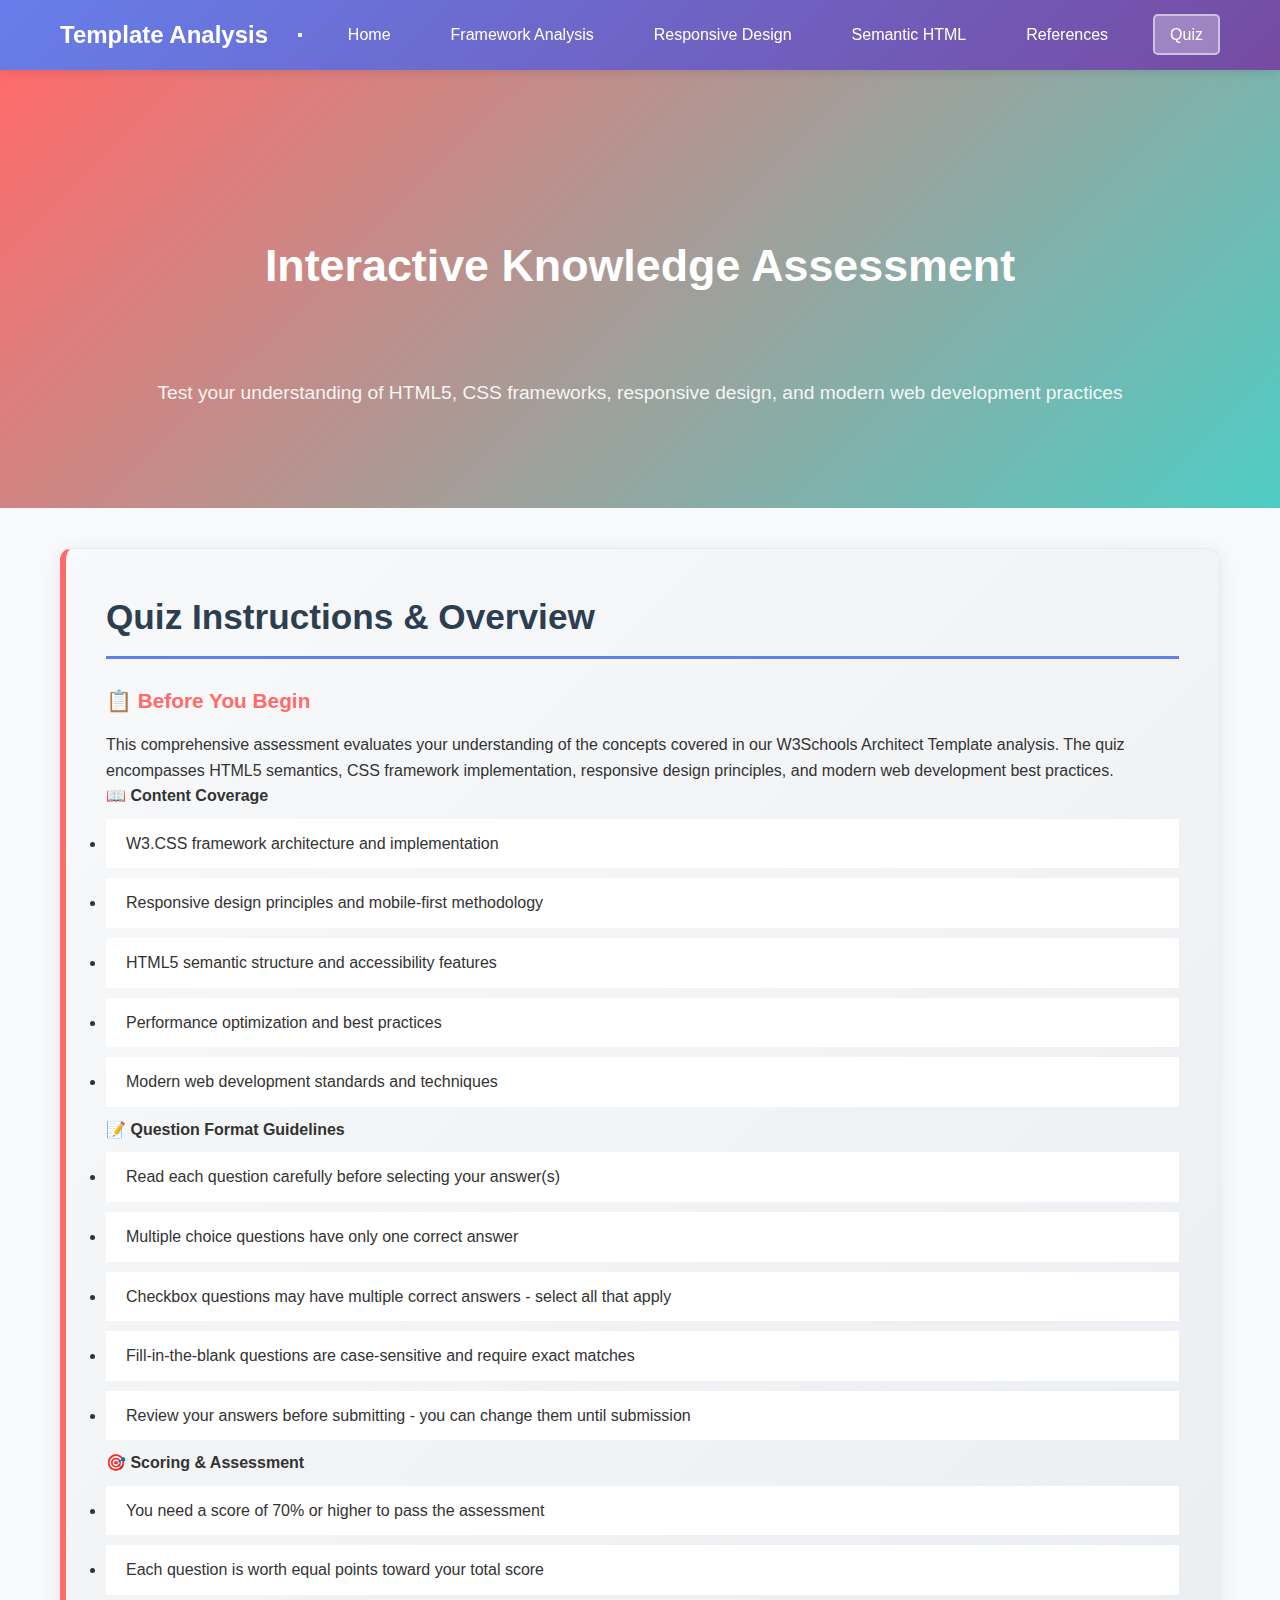
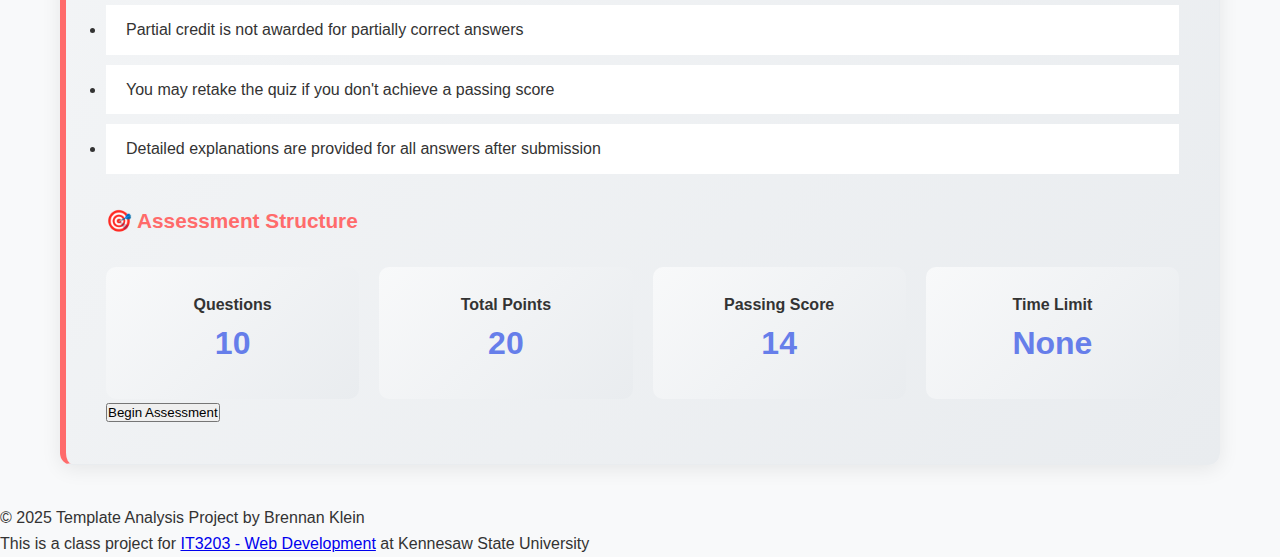
<file: quiz.html>
<!DOCTYPE html>
<html lang="en">
<head>
    <meta charset="UTF-8">
    <meta name="viewport" content="width=device-width, initial-scale=1.0">
    <meta name="description" content="Interactive quiz testing knowledge of HTML5, CSS frameworks, responsive design, and modern web development practices covered in the W3Schools template analysis.">
    <title>Interactive Quiz - W3Schools Template Analysis</title>
    <link rel="stylesheet" href="styles.css">
</head>
<body>
    <!-- Skip to main content -->
    <a href="#main-content" class="skip-link" style="position: absolute; left: -9999px; top: -9999px; z-index: 999; padding: 8px 16px; background: #000; color: #fff; text-decoration: none;">Skip to main content</a>

    <!-- Main Navigation -->
    <nav class="main-nav" role="navigation" aria-label="Main navigation">
        <div class="nav-container">
            <div class="logo">
                <h1>Template Analysis</h1>
            </div>
            
            <button class="menu-toggle" aria-label="Toggle mobile menu" aria-expanded="false">
                <span></span>
                <span></span>
                <span></span>
            </button>
            
            <ul class="nav-menu" role="menubar">
                <li role="none"><a href="index.html" class="nav-link" role="menuitem">Home</a></li>
                <li role="none"><a href="framework-analysis.html" class="nav-link" role="menuitem">Framework Analysis</a></li>
                <li role="none"><a href="responsive-design.html" class="nav-link" role="menuitem">Responsive Design</a></li>
                <li role="none"><a href="semantic-html.html" class="nav-link" role="menuitem">Semantic HTML</a></li>
                <li role="none"><a href="references.html" class="nav-link" role="menuitem">References</a></li>
                <li role="none"><a href="quiz.html" class="nav-link active" role="menuitem" aria-current="page">Quiz</a></li>
            </ul>
        </div>
    </nav>

    <!-- Page Header -->
    <header class="page-header quiz-header" role="banner">
        <div class="container">
            <h1>Interactive Knowledge Assessment</h1>
            <p class="page-subtitle">Test your understanding of HTML5, CSS frameworks, responsive design, and modern web development practices</p>
        </div>
    </header>

    <!-- Main Content -->
    <main id="main-content" class="container" role="main">
        <!-- Quiz Instructions -->
        <section class="quiz-instructions" id="instructions" aria-labelledby="instructions-heading">
            <h2 id="instructions-heading">Quiz Instructions & Overview</h2>
            <div class="instructions-content">
                <h3>📋 Before You Begin</h3>
                <p>This comprehensive assessment evaluates your understanding of the concepts covered in our W3Schools Architect Template analysis. The quiz encompasses HTML5 semantics, CSS framework implementation, responsive design principles, and modern web development best practices.</p>
                
                <div class="instruction-list">
                    <article class="instruction-item">
                        <h4>📖 Content Coverage</h4>
                        <ul>
                            <li>W3.CSS framework architecture and implementation</li>
                            <li>Responsive design principles and mobile-first methodology</li>
                            <li>HTML5 semantic structure and accessibility features</li>
                            <li>Performance optimization and best practices</li>
                            <li>Modern web development standards and techniques</li>
                        </ul>
                    </article>
                    
                    <article class="instruction-item">
                        <h4>📝 Question Format Guidelines</h4>
                        <ul>
                            <li>Read each question carefully before selecting your answer(s)</li>
                            <li>Multiple choice questions have only one correct answer</li>
                            <li>Checkbox questions may have multiple correct answers - select all that apply</li>
                            <li>Fill-in-the-blank questions are case-sensitive and require exact matches</li>
                            <li>Review your answers before submitting - you can change them until submission</li>
                        </ul>
                    </article>
                    
                    <article class="instruction-item">
                        <h4>🎯 Scoring & Assessment</h4>
                        <ul>
                            <li>You need a score of 70% or higher to pass the assessment</li>
                            <li>Each question is worth equal points toward your total score</li>
                            <li>Partial credit is not awarded for partially correct answers</li>
                            <li>You may retake the quiz if you don't achieve a passing score</li>
                            <li>Detailed explanations are provided for all answers after submission</li>
                        </ul>
                    </article>
                </div>
                
                <h3>🎯 Assessment Structure</h3>
                <div class="summary-stats" role="region" aria-label="Quiz statistics">
                    <div class="stat-item">
                        <h4>Questions</h4>
                        <p class="stat-number">10</p>
                    </div>
                    <div class="stat-item">
                        <h4>Total Points</h4>
                        <p class="stat-number">20</p>
                    </div>
                    <div class="stat-item">
                        <h4>Passing Score</h4>
                        <p class="stat-number">14</p>
                    </div>
                    <div class="stat-item">
                        <h4>Time Limit</h4>
                        <p class="stat-number">None</p>
                    </div>
                </div>
                
                <div class="quiz-actions">
                    <button id="startQuiz" class="quiz-start-btn">Begin Assessment</button>
                </div>
            </div>
        </section>

        <!-- Quiz Form -->
        <section class="quiz-container" id="quizContainer" style="display: none;" aria-labelledby="quiz-heading">
            <h2 id="quiz-heading">W3Schools Template Analysis Assessment</h2>
            <div class="quiz-progress">
                <div class="progress-bar">
                    <div class="progress-fill" id="progressFill" style="width: 0%"></div>
                </div>
                <span class="progress-text" id="progressText">Question 1 of 10</span>
            </div>
            
            <form id="quizForm" role="form" aria-label="Knowledge assessment quiz">
                <!-- Question 1: W3.CSS Framework -->
                <div class="question-card" data-question="1">
                    <div class="question-header">
                        <h3>Question 1</h3>
                        <span class="question-points">2 points</span>
                    </div>
                    <p class="question-text">What is the primary advantage of the W3.CSS framework compared to Bootstrap?</p>
                    <div class="options" role="radiogroup" aria-labelledby="q1-label">
                        <p id="q1-label" class="sr-only">Select the best answer</p>
                        <label class="option">
                            <input type="radio" name="q1" value="a" aria-describedby="q1-a-desc">
                            <span class="option-text">It has more built-in components and widgets</span>
                            <span id="q1-a-desc" class="sr-only">Option A</span>
                        </label>
                        <label class="option">
                            <input type="radio" name="q1" value="b" aria-describedby="q1-b-desc">
                            <span class="option-text">It requires no JavaScript dependencies and is lighter</span>
                            <span id="q1-b-desc" class="sr-only">Option B</span>
                        </label>
                        <label class="option">
                            <input type="radio" name="q1" value="c" aria-describedby="q1-c-desc">
                            <span class="option-text">It has better cross-browser compatibility</span>
                            <span id="q1-c-desc" class="sr-only">Option C</span>
                        </label>
                        <label class="option">
                            <input type="radio" name="q1" value="d" aria-describedby="q1-d-desc">
                            <span class="option-text">It includes jQuery by default for enhanced functionality</span>
                            <span id="q1-d-desc" class="sr-only">Option D</span>
                        </label>
                    </div>
                </div>

                <!-- Question 2: Grid System -->
                <div class="question-card" data-question="2">
                    <div class="question-header">
                        <h3>Question 2</h3>
                        <span class="question-points">2 points</span>
                    </div>
                    <p class="question-text">In the W3.CSS grid system, what layout does the class combination "w3-col l3 m6" create?</p>
                    <div class="options" role="radiogroup" aria-labelledby="q2-label">
                        <p id="q2-label" class="sr-only">Select the best answer</p>
                        <label class="option">
                            <input type="radio" name="q2" value="a">
                            <span class="option-text">3 columns on large screens, 6 columns on medium screens</span>
                        </label>
                        <label class="option">
                            <input type="radio" name="q2" value="b">
                            <span class="option-text">25% width on large screens, 50% width on medium screens</span>
                        </label>
                        <label class="option">
                            <input type="radio" name="q2" value="c">
                            <span class="option-text">33% width on large screens, 60% width on medium screens</span>
                        </label>
                        <label class="option">
                            <input type="radio" name="q2" value="d">
                            <span class="option-text">Fixed width of 300px on all screen sizes</span>
                        </label>
                    </div>
                </div>

                <!-- Question 3: Mobile-First Design -->
                <div class="question-card" data-question="3">
                    <div class="question-header">
                        <h3>Question 3</h3>
                        <span class="question-points">2 points</span>
                    </div>
                    <p class="question-text">What is the mobile-first approach in responsive web design?</p>
                    <div class="options" role="radiogroup" aria-labelledby="q3-label">
                        <p id="q3-label" class="sr-only">Select the best answer</p>
                        <label class="option">
                            <input type="radio" name="q3" value="a">
                            <span class="option-text">Designing exclusively for mobile devices and ignoring desktop</span>
                        </label>
                        <label class="option">
                            <input type="radio" name="q3" value="b">
                            <span class="option-text">Starting with mobile styles as the base and progressively enhancing for larger screens</span>
                        </label>
                        <label class="option">
                            <input type="radio" name="q3" value="c">
                            <span class="option-text">Creating separate mobile versions after completing desktop design</span>
                        </label>
                        <label class="option">
                            <input type="radio" name="q3" value="d">
                            <span class="option-text">Using only CSS properties specifically designed for mobile browsers</span>
                        </label>
                    </div>
                </div>

                <!-- Question 4: Fill in the Blank -->
                <div class="question-card" data-question="4">
                    <div class="question-header">
                        <h3>Question 4</h3>
                        <span class="question-points">2 points</span>
                    </div>
                    <p class="question-text">
                        Complete the W3.CSS class name: The class "w3-<input type="text" id="q4" name="q4" class="fill-blank" placeholder="answer" aria-label="Fill in the missing word">-small" is used to hide elements on small screens.
                    </p>
                    <div class="hint">
                        <p>💡 <strong>Hint:</strong> This class makes elements disappear on mobile devices to create cleaner mobile layouts.</p>
                    </div>
                </div>

                <!-- Question 5: Multiple Answers -->
                <div class="question-card" data-question="5">
                    <div class="question-header">
                        <h3>Question 5</h3>
                        <span class="question-points">2 points</span>
                    </div>
                    <p class="question-text">Which of the following are benefits of using semantic HTML5 elements? (Select all that apply)</p>
                    <div class="options" role="group" aria-labelledby="q5-label">
                        <p id="q5-label" class="sr-only">Select all correct answers</p>
                        <label class="option checkbox-option">
                            <input type="checkbox" name="q5" value="a">
                            <span class="option-text">Improved accessibility for screen readers and assistive technologies</span>
                        </label>
                        <label class="option checkbox-option">
                            <input type="checkbox" name="q5" value="b">
                            <span class="option-text">Better SEO optimization and search engine understanding</span>
                        </label>
                        <label class="option checkbox-option">
                            <input type="checkbox" name="q5" value="c">
                            <span class="option-text">Significantly faster page loading times</span>
                        </label>
                        <label class="option checkbox-option">
                            <input type="checkbox" name="q5" value="d">
                            <span class="option-text">Clearer code structure and enhanced maintainability</span>
                        </label>
                    </div>
                </div>

                <!-- Question 6: Performance -->
                <div class="question-card" data-question="6">
                    <div class="question-header">
                        <h3>Question 6</h3>
                        <span class="question-points">2 points</span>
                    </div>
                    <p class="question-text">According to our analysis, what is the approximate file size of the W3.CSS framework?</p>
                    <div class="options" role="radiogroup" aria-labelledby="q6-label">
                        <p id="q6-label" class="sr-only">Select the best answer</p>
                        <label class="option">
                            <input type="radio" name="q6" value="a">
                            <span class="option-text">~50KB (similar to Bootstrap)</span>
                        </label>
                        <label class="option">
                            <input type="radio" name="q6" value="b">
                            <span class="option-text">~20KB (significantly lighter than Bootstrap)</span>
                        </label>
                        <label class="option">
                            <input type="radio" name="q6" value="c">
                            <span class="option-text">~8KB (ultra-lightweight framework)</span>
                        </label>
                        <label class="option">
                            <input type="radio" name="q6" value="d">
                            <span class="option-text">~100KB (feature-rich comprehensive framework)</span>
                        </label>
                    </div>
                </div>

                <!-- Question 7: ARIA and Accessibility -->
                <div class="question-card" data-question="7">
                    <div class="question-header">
                        <h3>Question 7</h3>
                        <span class="question-points">2 points</span>
                    </div>
                    <p class="question-text">What does ARIA stand for in the context of web accessibility?</p>
                    <div class="options" role="radiogroup" aria-labelledby="q7-label">
                        <p id="q7-label" class="sr-only">Select the best answer</p>
                        <label class="option">
                            <input type="radio" name="q7" value="a">
                            <span class="option-text">Advanced Responsive Internet Applications</span>
                        </label>
                        <label class="option">
                            <input type="radio" name="q7" value="b">
                            <span class="option-text">Accessible Rich Internet Applications</span>
                        </label>
                        <label class="option">
                            <input type="radio" name="q7" value="c">
                            <span class="option-text">Automated Responsive Interface Architecture</span>
                        </label>
                        <label class="option">
                            <input type="radio" name="q7" value="d">
                            <span class="option-text">Application Resource Integration API</span>
                        </label>
                    </div>
                </div>

                <!-- Question 8: CSS Breakpoints -->
                <div class="question-card" data-question="8">
                    <div class="question-header">
                        <h3>Question 8</h3>
                        <span class="question-points">2 points</span>
                    </div>
                    <p class="question-text">Which CSS breakpoints are commonly used in the responsive design analysis? (Select all that apply)</p>
                    <div class="options" role="group" aria-labelledby="q8-label">
                        <p id="q8-label" class="sr-only">Select all correct answers</p>
                        <label class="option checkbox-option">
                            <input type="checkbox" name="q8" value="a">
                            <span class="option-text">768px for tablet devices</span>
                        </label>
                        <label class="option checkbox-option">
                            <input type="checkbox" name="q8" value="b">
                            <span class="option-text">1024px for desktop screens</span>
                        </label>
                        <label class="option checkbox-option">
                            <input type="checkbox" name="q8" value="c">
                            <span class="option-text">480px for small mobile devices</span>
                        </label>
                        <label class="option checkbox-option">
                            <input type="checkbox" name="q8" value="d">
                            <span class="option-text">1400px for large desktop displays</span>
                        </label>
                    </div>
                </div>

                <!-- Question 9: Template Structure -->
                <div class="question-card" data-question="9">
                    <div class="question-header">
                        <h3>Question 9</h3>
                        <span class="question-points">2 points</span>
                    </div>
                    <p class="question-text">Fill in the missing HTML5 semantic element: The &lt;<input type="text" id="q9" name="q9" class="fill-blank" placeholder="element" aria-label="HTML element name">&gt; element should be used to wrap the main content of a web page.</p>
                    <div class="hint">
                        <p>💡 <strong>Hint:</strong> This element identifies the primary content area and is important for accessibility and screen readers.</p>
                    </div>
                </div>

                <!-- Question 10: Best Practices -->
                <div class="question-card" data-question="10">
                    <div class="question-header">
                        <h3>Question 10</h3>
                        <span class="question-points">2 points</span>
                    </div>
                    <p class="question-text">According to our analysis, what is the overall rating given to the W3Schools Architect Template?</p>
                    <div class="options" role="radiogroup" aria-labelledby="q10-label">
                        <p id="q10-label" class="sr-only">Select the best answer</p>
                        <label class="option">
                            <input type="radio" name="q10" value="a">
                            <span class="option-text">7.5/10 - Good with room for improvement</span>
                        </label>
                        <label class="option">
                            <input type="radio" name="q10" value="b">
                            <span class="option-text">8.5/10 - Very good implementation</span>
                        </label>
                        <label class="option">
                            <input type="radio" name="q10" value="c">
                            <span class="option-text">9.5/10 - Excellent modern template</span>
                        </label>
                        <label class="option">
                            <input type="radio" name="q10" value="d">
                            <span class="option-text">6.0/10 - Adequate but needs significant updates</span>
                        </label>
                    </div>
                </div>

                <div class="quiz-actions">
                    <button type="submit" class="submit-btn">Submit Assessment</button>
                    <button type="button" id="resetQuiz" class="reset-btn">Reset All Answers</button>
                </div>
            </form>
        </section>

        <!-- Results Section -->
        <section class="quiz-results" id="quizResults" style="display: none;" aria-labelledby="results-heading">
            <div class="results-header">
                <h2 id="results-heading">Assessment Results</h2>
                <div class="score-display">
                    <div class="score-container">
                        <div class="total-score">
                            <span id="finalScore">0</span> / <span id="totalPoints">20</span>
                        </div>
                        <div class="percentage">
                            <span id="percentage">0%</span>
                        </div>
                        <div class="pass-fail">
                            <span id="passFailResult">-</span>
                        </div>
                    </div>
                    <div class="score-interpretation">
                        <p id="scoreMessage">Your performance interpretation will appear here.</p>
                    </div>
                </div>
            </div>

            <div class="detailed-results" id="detailedResults" role="region" aria-label="Detailed question results">
                <!-- Results will be populated by JavaScript -->
            </div>

            <div class="results-actions">
                <button id="retakeQuiz" class="retake-btn">Retake Assessment</button>
                <a href="index.html" class="home-btn">Return to Home</a>
                <button id="printResults" class="print-btn">Print Results</button>
            </div>
        </section>
    </main>

    <!-- Footer -->
    <footer class="site-footer" role="contentinfo">
        <div class="footer-content">
            <p>&copy; 2025 Template Analysis Project by Brennan Klein</p>
            <p>This is a class project for <a href="https://ksuweb.github.io/IT3203/" target="_blank" rel="noopener">IT3203 - Web Development</a> at Kennesaw State University</p>
        </div>
    </footer>

    <!-- JavaScript for Quiz Functionality -->
    <script>
        // Quiz Data and Correct Answers
        const quizData = {
            q1: { 
                correct: 'b', 
                points: 2,
                explanation: 'W3.CSS requires no JavaScript dependencies and has a much smaller file size (~20KB) compared to Bootstrap (~50KB), making it lighter and faster to load.'
            },
            q2: { 
                correct: 'b', 
                points: 2,
                explanation: 'In W3.CSS grid system, "l3" means 3/12 = 25% width on large screens, and "m6" means 6/12 = 50% width on medium screens.'
            },
            q3: { 
                correct: 'b', 
                points: 2,
                explanation: 'Mobile-first approach means starting with base styles optimized for mobile devices and then progressively enhancing the design for larger screens using min-width media queries.'
            },
            q4: { 
                correct: 'hide', 
                points: 2,
                explanation: 'The class "w3-hide-small" is used to hide elements on small screens (mobile devices), creating cleaner mobile layouts by removing unnecessary content.'
            },
            q5: { 
                correct: ['a', 'b', 'd'], 
                points: 2,
                explanation: 'Semantic HTML improves accessibility for screen readers, enhances SEO optimization, and creates clearer code structure. It doesn\'t directly impact loading times significantly.'
            },
            q6: { 
                correct: 'b', 
                points: 2,
                explanation: 'According to our analysis, W3.CSS is approximately 20KB in size, making it significantly lighter than Bootstrap (50KB) and other major CSS frameworks.'
            },
            q7: { 
                correct: 'b', 
                points: 2,
                explanation: 'ARIA stands for Accessible Rich Internet Applications. It provides semantic information to assistive technologies about the meaning and behavior of elements.'
            },
            q8: { 
                correct: ['a', 'b', 'd'], 
                points: 2,
                explanation: 'Common responsive breakpoints include 768px (tablet), 1024px (desktop), and 1400px (large desktop). 480px is less commonly used in modern responsive design.'
            },
            q9: { 
                correct: 'main', 
                points: 2,
                explanation: 'The <main> element should wrap the main content of a page. It helps screen readers and other assistive technologies identify the primary content area.'
            },
            q10: { 
                correct: 'b', 
                points: 2,
                explanation: 'Our comprehensive analysis gave the W3Schools Architect Template an overall rating of 8.5/10, indicating very good implementation with some opportunities for modern enhancements.'
            }
        };

        // DOM Elements
        const instructionsSection = document.getElementById('instructions');
        const quizContainer = document.getElementById('quizContainer');
        const quizResults = document.getElementById('quizResults');
        const startQuizBtn = document.getElementById('startQuiz');
        const quizForm = document.getElementById('quizForm');
        const resetQuizBtn = document.getElementById('resetQuiz');
        const retakeQuizBtn = document.getElementById('retakeQuiz');
        const printResultsBtn = document.getElementById('printResults');
        const progressFill = document.getElementById('progressFill');
        const progressText = document.getElementById('progressText');

        let currentQuestion = 1;
        const totalQuestions = 10;

        // Initialize Quiz
        document.addEventListener('DOMContentLoaded', function() {
            setupEventListeners();
            setupProgressTracking();
        });

        function setupEventListeners() {
            startQuizBtn.addEventListener('click', startQuiz);
            resetQuizBtn.addEventListener('click', resetForm);
            retakeQuizBtn.addEventListener('click', retakeQuiz);
            printResultsBtn.addEventListener('click', printResults);
            quizForm.addEventListener('submit', submitQuiz);
            
            // Mobile menu functionality
            const menuToggle = document.querySelector('.menu-toggle');
            const navMenu = document.querySelector('.nav-menu');
            
            if (menuToggle && navMenu) {
                menuToggle.addEventListener('click', function() {
                    const isExpanded = navMenu.classList.contains('active');
                    
                    navMenu.classList.toggle('active');
                    menuToggle.classList.toggle('active');
                    menuToggle.setAttribute('aria-expanded', !isExpanded);
                    
                    if (!isExpanded) {
                        document.body.style.overflow = 'hidden';
                    } else {
                        document.body.style.overflow = '';
                    }
                });
                
                // Close menu when clicking on nav links
                const navLinks = document.querySelectorAll('.nav-link');
                navLinks.forEach(link => {
                    link.addEventListener('click', function() {
                        navMenu.classList.remove('active');
                        menuToggle.classList.remove('active');
                        menuToggle.setAttribute('aria-expanded', false);
                        document.body.style.overflow = '';
                    });
                });
            }
            
            // Skip link functionality
            const skipLink = document.querySelector('.skip-link');
            if (skipLink) {
                skipLink.addEventListener('focus', function() {
                    this.style.left = '10px';
                    this.style.top = '10px';
                });
                
                skipLink.addEventListener('blur', function() {
                    this.style.left = '-9999px';
                    this.style.top = '-9999px';
                });
            }
        }

        function setupProgressTracking() {
            // Track progress through questions
            const questionCards = document.querySelectorAll('.question-card');
            const options = document.querySelectorAll('input[type="radio"], input[type="checkbox"], input[type="text"]');
            
            options.forEach(input => {
                input.addEventListener('change', updateProgress);
                input.addEventListener('input', updateProgress);
            });
        }

        function updateProgress() {
            const answeredQuestions = getAnsweredQuestions();
            const progressPercentage = (answeredQuestions / totalQuestions) * 100;
            
            progressFill.style.width = progressPercentage + '%';
            progressText.textContent = `${answeredQuestions} of ${totalQuestions} questions answered`;
        }

        function getAnsweredQuestions() {
            let answered = 0;
            
            // Check radio button questions
            for (let i = 1; i <= 10; i++) {
                if (i === 4 || i === 9) continue; // Skip fill-in-blank questions
                if (i === 5 || i === 8) continue; // Skip checkbox questions for now
                
                const radio = document.querySelector(`input[name="q${i}"]:checked`);
                if (radio) answered++;
            }
            
            // Check checkbox questions
            const q5Checked = document.querySelectorAll('input[name="q5"]:checked');
            const q8Checked = document.querySelectorAll('input[name="q8"]:checked');
            if (q5Checked.length > 0) answered++;
            if (q8Checked.length > 0) answered++;
            
            // Check fill-in-blank questions
            const q4Value = document.getElementById('q4').value.trim();
            const q9Value = document.getElementById('q9').value.trim();
            if (q4Value) answered++;
            if (q9Value) answered++;
            
            return answered;
        }

        function startQuiz() {
            instructionsSection.style.display = 'none';
            quizContainer.style.display = 'block';
            quizResults.style.display = 'none';
            resetForm();
            updateProgress();
            
            // Focus on first question for accessibility
            const firstQuestion = document.querySelector('.question-card');
            if (firstQuestion) {
                firstQuestion.scrollIntoView({ behavior: 'smooth' });
                const firstInput = firstQuestion.querySelector('input');
                if (firstInput) {
                    setTimeout(() => firstInput.focus(), 500);
                }
            }
        }

        function resetForm() {
            quizForm.reset();
            currentQuestion = 1;
            
            // Clear any previous result styling
            document.querySelectorAll('.question-card').forEach(card => {
                card.classList.remove('correct', 'incorrect');
            });
            
            // Reset progress
            progressFill.style.width = '0%';
            progressText.textContent = `0 of ${totalQuestions} questions answered`;
        }

        function retakeQuiz() {
            instructionsSection.style.display = 'block';
            quizContainer.style.display = 'none';
            quizResults.style.display = 'none';
            resetForm();
            
            // Scroll back to top
            instructionsSection.scrollIntoView({ behavior: 'smooth' });
        }

        function printResults() {
            window.print();
        }

        function submitQuiz(e) {
            e.preventDefault();
            
            let totalScore = 0;
            let results = [];

            // Question 1
            const q1Answer = document.querySelector('input[name="q1"]:checked');
            const q1Result = checkSingleChoice('q1', q1Answer ? q1Answer.value : null);
            results.push(q1Result);
            totalScore += q1Result.earned;

            // Question 2
            const q2Answer = document.querySelector('input[name="q2"]:checked');
            const q2Result = checkSingleChoice('q2', q2Answer ? q2Answer.value : null);
            results.push(q2Result);
            totalScore += q2Result.earned;

            // Question 3
            const q3Answer = document.querySelector('input[name="q3"]:checked');
            const q3Result = checkSingleChoice('q3', q3Answer ? q3Answer.value : null);
            results.push(q3Result);
            totalScore += q3Result.earned;

            // Question 4 (Fill in blank)
            const q4Answer = document.getElementById('q4').value.trim().toLowerCase();
            const q4Result = checkFillBlank('q4', q4Answer);
            results.push(q4Result);
            totalScore += q4Result.earned;

            // Question 5 (Multiple correct)
            const q5Answers = Array.from(document.querySelectorAll('input[name="q5"]:checked')).map(input => input.value);
            const q5Result = checkMultipleChoice('q5', q5Answers);
            results.push(q5Result);
            totalScore += q5Result.earned;

            // Question 6
            const q6Answer = document.querySelector('input[name="q6"]:checked');
            const q6Result = checkSingleChoice('q6', q6Answer ? q6Answer.value : null);
            results.push(q6Result);
            totalScore += q6Result.earned;

            // Question 7
            const q7Answer = document.querySelector('input[name="q7"]:checked');
            const q7Result = checkSingleChoice('q7', q7Answer ? q7Answer.value : null);
            results.push(q7Result);
            totalScore += q7Result.earned;

            // Question 8 (Multiple correct)
            const q8Answers = Array.from(document.querySelectorAll('input[name="q8"]:checked')).map(input => input.value);
            const q8Result = checkMultipleChoice('q8', q8Answers);
            results.push(q8Result);
            totalScore += q8Result.earned;

            // Question 9 (Fill in blank)
            const q9Answer = document.getElementById('q9').value.trim().toLowerCase();
            const q9Result = checkFillBlank('q9', q9Answer);
            results.push(q9Result);
            totalScore += q9Result.earned;

            // Question 10
            const q10Answer = document.querySelector('input[name="q10"]:checked');
            const q10Result = checkSingleChoice('q10', q10Answer ? q10Answer.value : null);
            results.push(q10Result);
            totalScore += q10Result.earned;

            // Display Results
            displayResults(totalScore, results);
        }

        function checkSingleChoice(questionId, userAnswer) {
            const correct = quizData[questionId].correct;
            const points = quizData[questionId].points;
            const isCorrect = userAnswer === correct;
            
            return {
                question: questionId,
                userAnswer: userAnswer || 'No answer selected',
                correctAnswer: correct,
                isCorrect: isCorrect,
                earned: isCorrect ? points : 0,
                total: points,
                explanation: quizData[questionId].explanation
            };
        }

        function checkFillBlank(questionId, userAnswer) {
            const correct = quizData[questionId].correct;
            const points = quizData[questionId].points;
            const isCorrect = userAnswer === correct;
            
            return {
                question: questionId,
                userAnswer: userAnswer || 'No answer provided',
                correctAnswer: correct,
                isCorrect: isCorrect,
                earned: isCorrect ? points : 0,
                total: points,
                explanation: quizData[questionId].explanation
            };
        }

        function checkMultipleChoice(questionId, userAnswers) {
            const correct = quizData[questionId].correct;
            const points = quizData[questionId].points;
            
            // Check if arrays are equal (same length and same elements)
            const sortedUser = userAnswers.sort();
            const sortedCorrect = [...correct].sort();
            const isCorrect = sortedUser.length === sortedCorrect.length && 
                             sortedUser.every((val, index) => val === sortedCorrect[index]);
            
            return {
                question: questionId,
                userAnswer: userAnswers.length > 0 ? userAnswers.join(', ') : 'No answers selected',
                correctAnswer: correct.join(', '),
                isCorrect: isCorrect,
                earned: isCorrect ? points : 0,
                total: points,
                explanation: quizData[questionId].explanation
            };
        }

        function displayResults(totalScore, results) {
            const totalPoints = 20;
            const percentage = Math.round((totalScore / totalPoints) * 100);
            const passed = percentage >= 70;

            // Update score display
            document.getElementById('finalScore').textContent = totalScore;
            document.getElementById('totalPoints').textContent = totalPoints;
            document.getElementById('percentage').textContent = percentage + '%';
            
            const passFailElement = document.getElementById('passFailResult');
            passFailElement.textContent = passed ? '✅ PASSED' : '❌ FAILED';
            passFailElement.className = passed ? 'pass' : 'fail';

            // Set score interpretation message
            const scoreMessage = document.getElementById('scoreMessage');
            if (percentage >= 90) {
                scoreMessage.textContent = 'Excellent! You have a strong understanding of the material.';
                scoreMessage.className = 'excellent';
            } else if (percentage >= 80) {
                scoreMessage.textContent = 'Very good! You understand most concepts well.';
                scoreMessage.className = 'good';
            } else if (percentage >= 70) {
                scoreMessage.textContent = 'Good job! You passed with a solid understanding.';
                scoreMessage.className = 'pass';
            } else {
                scoreMessage.textContent = 'You may want to review the material and try again.';
                scoreMessage.className = 'fail';
            }

            // Create detailed results
            const detailedResults = document.getElementById('detailedResults');
            detailedResults.innerHTML = '';

            const questionTitles = [
                'W3.CSS Framework Advantages',
                'Grid System Implementation',
                'Mobile-First Design Approach',
                'CSS Class Completion',
                'Semantic HTML Benefits',
                'Framework Performance Metrics',
                'ARIA Accessibility Standards',
                'Responsive Design Breakpoints',
                'HTML5 Semantic Elements',
                'Template Overall Assessment'
            ];

            results.forEach((result, index) => {
                const resultCard = document.createElement('article');
                resultCard.className = `result-card ${result.isCorrect ? 'correct' : 'incorrect'}`;
                resultCard.setAttribute('role', 'region');
                resultCard.setAttribute('aria-label', `Question ${index + 1} result`);
                
                resultCard.innerHTML = `
                    <div class="result-header">
                        <h4>Question ${index + 1}: ${questionTitles[index]}</h4>
                        <div class="result-score">
                            <span class="points">${result.earned}/${result.total} points</span>
                            <span class="result-status" aria-label="${result.isCorrect ? 'Correct' : 'Incorrect'}">${result.isCorrect ? '✅' : '❌'}</span>
                        </div>
                    </div>
                    <div class="result-details">
                        <div class="answer-comparison">
                            <div class="user-answer">
                                <strong>Your answer:</strong> ${result.userAnswer}
                            </div>
                            <div class="correct-answer">
                                <strong>Correct answer:</strong> ${result.correctAnswer}
                            </div>
                        </div>
                        <div class="explanation">
                            <strong>Explanation:</strong> ${result.explanation}
                        </div>
                    </div>
                `;
                
                detailedResults.appendChild(resultCard);
            });

            // Show results, hide quiz
            quizContainer.style.display = 'none';
            quizResults.style.display = 'block';
            
            // Scroll to results with smooth animation
            setTimeout(() => {
                quizResults.scrollIntoView({ behavior: 'smooth' });
            }, 100);

            // Announce results to screen readers
            const announcement = `Quiz completed. You scored ${totalScore} out of ${totalPoints} points, ${percentage}%. ${passed ? 'You passed the assessment.' : 'You did not pass the assessment.'}`;
            announceToScreenReader(announcement);
        }

        function announceToScreenReader(message) {
            const announcement = document.createElement('div');
            announcement.setAttribute('aria-live', 'polite');
            announcement.setAttribute('aria-atomic', 'true');
            announcement.className = 'sr-only';
            announcement.textContent = message;
            document.body.appendChild(announcement);
            
            setTimeout(() => {
                document.body.removeChild(announcement);
            }, 1000);
        }

        // Enhanced keyboard navigation
        document.addEventListener('keydown', function(e) {
            if (e.key === 'Enter' && e.target.type === 'radio') {
                e.target.checked = true;
                e.target.dispatchEvent(new Event('change'));
            }
        });

        // Auto-save functionality
        function saveProgress() {
            if (quizContainer.style.display === 'none') return;
            
            const formData = new FormData(quizForm);
            const progress = {};
            
            // Save radio button selections
            for (let [key, value] of formData.entries()) {
                if (progress[key]) {
                    if (Array.isArray(progress[key])) {
                        progress[key].push(value);
                    } else {
                        progress[key] = [progress[key], value];
                    }
                } else {
                    progress[key] = value;
                }
            }
            
            // Save text inputs separately
            const textInputs = document.querySelectorAll('input[type="text"]');
            textInputs.forEach(input => {
                if (input.value.trim()) {
                    progress[input.name] = input.value.trim();
                }
            });
            
            try {
                localStorage.setItem('quizProgress', JSON.stringify(progress));
                localStorage.setItem('quizStartTime', Date.now());
            } catch (e) {
                console.log('Could not save progress to localStorage');
            }
        }

        function loadProgress() {
            try {
                const saved = localStorage.getItem('quizProgress');
                if (saved) {
                    const progress = JSON.parse(saved);
                    
                    // Restore selections
                    for (let [key, value] of Object.entries(progress)) {
                        if (Array.isArray(value)) {
                            // Handle checkbox groups
                            value.forEach(val => {
                                const input = document.querySelector(`input[name="${key}"][value="${val}"]`);
                                if (input) input.checked = true;
                            });
                        } else {
                            // Handle radio buttons
                            const radioInput = document.querySelector(`input[name="${key}"][value="${value}"]`);
                            if (radioInput) {
                                radioInput.checked = true;
                            }
                            
                            // Handle text inputs
                            const textInput = document.querySelector(`input[name="${key}"][type="text"]`);
                            if (textInput) {
                                textInput.value = value;
                            }
                        }
                    }
                    
                    updateProgress();
                    
                    // Show restore notification
                    showNotification('Previous progress restored!', 'success');
                }
            } catch (e) {
                console.log('Could not load saved progress');
            }
        }

        function clearProgress() {
            try {
                localStorage.removeItem('quizProgress');
                localStorage.removeItem('quizStartTime');
            } catch (e) {
                console.log('Could not clear progress');
            }
        }

        // Enhanced start quiz function
        function enhancedStartQuiz() {
            startQuiz();
            
            // Check for saved progress
            const saved = localStorage.getItem('quizProgress');
            if (saved) {
                setTimeout(() => {
                    if (confirm('You have previous quiz progress saved. Would you like to restore it?')) {
                        loadProgress();
                    } else {
                        clearProgress();
                    }
                }, 500);
            }
        }

        // Notification system
        function showNotification(message, type = 'info', duration = 3000) {
            const notification = document.createElement('div');
            notification.className = `notification notification-${type}`;
            notification.innerHTML = `
                <span class="notification-message">${message}</span>
                <button class="notification-close" onclick="this.parentElement.remove()" aria-label="Close notification">&times;</button>
            `;
            
            // Add to page
            document.body.appendChild(notification);
            
            // Animate in
            setTimeout(() => {
                notification.classList.add('show');
            }, 10);
            
            // Auto remove
            setTimeout(() => {
                if (notification.parentElement) {
                    notification.classList.remove('show');
                    setTimeout(() => {
                        if (notification.parentElement) {
                            notification.remove();
                        }
                    }, 300);
                }
            }, duration);
        }

        // Enhanced progress tracking with validation
        function updateProgress() {
            const answeredQuestions = getAnsweredQuestions();
            const progressPercentage = (answeredQuestions / totalQuestions) * 100;
            
            progressFill.style.width = progressPercentage + '%';
            progressText.textContent = `${answeredQuestions} of ${totalQuestions} questions answered`;
            
            // Update submit button state
            const submitBtn = document.querySelector('.submit-btn');
            if (submitBtn) {
                if (answeredQuestions === totalQuestions) {
                    submitBtn.textContent = 'Submit Assessment';
                    submitBtn.style.background = 'linear-gradient(135deg, #28a745, #20c997)';
                } else {
                    submitBtn.textContent = `Submit (${answeredQuestions}/${totalQuestions} answered)`;
                    submitBtn.style.background = 'linear-gradient(135deg, #6c757d, #5a6268)';
                }
            }
        }

        // Enhanced validation before submission
        function validateQuiz() {
            const errors = [];
            const answeredQuestions = getAnsweredQuestions();
            
            if (answeredQuestions < totalQuestions) {
                const unanswered = totalQuestions - answeredQuestions;
                errors.push(`Please answer all questions. ${unanswered} question(s) remaining.`);
            }
            
            // Check for empty text inputs
            const textInputs = document.querySelectorAll('input[type="text"]');
            textInputs.forEach((input, index) => {
                if (!input.value.trim()) {
                    errors.push(`Question ${input.closest('.question-card').dataset.question}: Please fill in the blank.`);
                }
            });
            
            // Check for checkbox questions with no selections
            const checkboxGroups = ['q5', 'q8'];
            checkboxGroups.forEach(group => {
                const checked = document.querySelectorAll(`input[name="${group}"]:checked`);
                if (checked.length === 0) {
                    const questionNum = group.replace('q', '');
                    errors.push(`Question ${questionNum}: Please select at least one option.`);
                }
            });
            
            return errors;
        }

        // Enhanced submit function with validation
        function submitQuiz(e) {
            e.preventDefault();
            
            // Validate before submission
            const errors = validateQuiz();
            if (errors.length > 0) {
                const errorMessage = 'Please complete the following:\n\n' + errors.join('\n');
                alert(errorMessage);
                
                // Scroll to first unanswered question
                const firstUnanswered = document.querySelector('.question-card:not(.answered)');
                if (firstUnanswered) {
                    firstUnanswered.scrollIntoView({ behavior: 'smooth', block: 'center' });
                }
                return;
            }
            
            // Show confirmation
            if (!confirm('Are you sure you want to submit your quiz? You cannot change your answers after submission.')) {
                return;
            }
            
            // Disable form during submission
            const submitBtn = document.querySelector('.submit-btn');
            const originalText = submitBtn.textContent;
            submitBtn.textContent = 'Submitting...';
            submitBtn.disabled = true;
            
            // Calculate score
            let totalScore = 0;
            let results = [];
            let timeSpent = 0;
            
            // Calculate time spent
            const startTime = localStorage.getItem('quizStartTime');
            if (startTime) {
                timeSpent = Math.round((Date.now() - parseInt(startTime)) / 1000 / 60); // minutes
            }

            // Question 1
            const q1Answer = document.querySelector('input[name="q1"]:checked');
            const q1Result = checkSingleChoice('q1', q1Answer ? q1Answer.value : null);
            results.push(q1Result);
            totalScore += q1Result.earned;

            // Question 2
            const q2Answer = document.querySelector('input[name="q2"]:checked');
            const q2Result = checkSingleChoice('q2', q2Answer ? q2Answer.value : null);
            results.push(q2Result);
            totalScore += q2Result.earned;

            // Question 3
            const q3Answer = document.querySelector('input[name="q3"]:checked');
            const q3Result = checkSingleChoice('q3', q3Answer ? q3Answer.value : null);
            results.push(q3Result);
            totalScore += q3Result.earned;

            // Question 4 (Fill in blank)
            const q4Answer = document.getElementById('q4').value.trim().toLowerCase();
            const q4Result = checkFillBlank('q4', q4Answer);
            results.push(q4Result);
            totalScore += q4Result.earned;

            // Question 5 (Multiple correct)
            const q5Answers = Array.from(document.querySelectorAll('input[name="q5"]:checked')).map(input => input.value);
            const q5Result = checkMultipleChoice('q5', q5Answers);
            results.push(q5Result);
            totalScore += q5Result.earned;

            // Question 6
            const q6Answer = document.querySelector('input[name="q6"]:checked');
            const q6Result = checkSingleChoice('q6', q6Answer ? q6Answer.value : null);
            results.push(q6Result);
            totalScore += q6Result.earned;

            // Question 7
            const q7Answer = document.querySelector('input[name="q7"]:checked');
            const q7Result = checkSingleChoice('q7', q7Answer ? q7Answer.value : null);
            results.push(q7Result);
            totalScore += q7Result.earned;

            // Question 8 (Multiple correct)
            const q8Answers = Array.from(document.querySelectorAll('input[name="q8"]:checked')).map(input => input.value);
            const q8Result = checkMultipleChoice('q8', q8Answers);
            results.push(q8Result);
            totalScore += q8Result.earned;

            // Question 9 (Fill in blank)
            const q9Answer = document.getElementById('q9').value.trim().toLowerCase();
            const q9Result = checkFillBlank('q9', q9Answer);
            results.push(q9Result);
            totalScore += q9Result.earned;

            // Question 10
            const q10Answer = document.querySelector('input[name="q10"]:checked');
            const q10Result = checkSingleChoice('q10', q10Answer ? q10Answer.value : null);
            results.push(q10Result);
            totalScore += q10Result.earned;

            // Save results to localStorage for potential review
            const quizResults = {
                score: totalScore,
                percentage: Math.round((totalScore / 20) * 100),
                timeSpent: timeSpent,
                results: results,
                completedAt: new Date().toISOString()
            };
            
            try {
                localStorage.setItem('lastQuizResults', JSON.stringify(quizResults));
            } catch (e) {
                console.log('Could not save results');
            }

            // Clear progress since quiz is complete
            clearProgress();

            // Display Results
            setTimeout(() => {
                displayResults(totalScore, results, timeSpent);
                
                // Re-enable button (in case user wants to retake)
                submitBtn.textContent = originalText;
                submitBtn.disabled = false;
            }, 1000);
        }

        // Enhanced display results with more feedback
        function displayResults(totalScore, results, timeSpent = 0) {
            const totalPoints = 20;
            const percentage = Math.round((totalScore / totalPoints) * 100);
            const passed = percentage >= 70;

            // Update score display
            document.getElementById('finalScore').textContent = totalScore;
            document.getElementById('totalPoints').textContent = totalPoints;
            document.getElementById('percentage').textContent = percentage + '%';
            
            const passFailElement = document.getElementById('passFailResult');
            passFailElement.textContent = passed ? '✅ PASSED' : '❌ FAILED';
            passFailElement.className = passed ? 'pass' : 'fail';

            // Enhanced score interpretation with specific feedback
            const scoreMessage = document.getElementById('scoreMessage');
            let message = '';
            let className = '';
            
            if (percentage >= 95) {
                message = '🌟 Outstanding! You have mastered the material completely.';
                className = 'excellent';
            } else if (percentage >= 90) {
                message = '🎉 Excellent! You have a strong understanding of the material.';
                className = 'excellent';
            } else if (percentage >= 85) {
                message = '👍 Very good! You understand most concepts well with minor gaps.';
                className = 'good';
            } else if (percentage >= 80) {
                message = '✅ Good work! You have a solid grasp of the fundamentals.';
                className = 'good';
            } else if (percentage >= 70) {
                message = '📚 You passed! Consider reviewing the areas you missed.';
                className = 'pass';
            } else if (percentage >= 60) {
                message = '📖 Close! Review the material and try again to improve your understanding.';
                className = 'fail';
            } else {
                message = '📝 Please review the material thoroughly before retaking the quiz.';
                className = 'fail';
            }
            
            if (timeSpent > 0) {
                message += ` (Completed in ${timeSpent} minute${timeSpent !== 1 ? 's' : ''})`;
            }
            
            scoreMessage.textContent = message;
            scoreMessage.className = className;

            // Create detailed results with enhanced feedback
            const detailedResults = document.getElementById('detailedResults');
            detailedResults.innerHTML = '';

            // Add summary statistics
            const correctCount = results.filter(r => r.isCorrect).length;
            const summaryCard = document.createElement('div');
            summaryCard.className = 'summary-card';
            summaryCard.innerHTML = `
                <h3>Performance Summary</h3>
                <div class="summary-stats">
                    <div class="summary-stat">
                        <span class="stat-number">${correctCount}</span>
                        <span class="stat-label">Correct</span>
                    </div>
                    <div class="summary-stat">
                        <span class="stat-number">${totalQuestions - correctCount}</span>
                        <span class="stat-label">Incorrect</span>
                    </div>
                    <div class="summary-stat">
                        <span class="stat-number">${percentage}%</span>
                        <span class="stat-label">Score</span>
                    </div>
                    ${timeSpent > 0 ? `
                    <div class="summary-stat">
                        <span class="stat-number">${timeSpent}</span>
                        <span class="stat-label">Minutes</span>
                    </div>
                    ` : ''}
                </div>
            `;
            detailedResults.appendChild(summaryCard);

            const questionTitles = [
                'W3.CSS Framework Advantages',
                'Grid System Implementation',
                'Mobile-First Design Approach',
                'CSS Class Completion',
                'Semantic HTML Benefits',
                'Framework Performance Metrics',
                'ARIA Accessibility Standards',
                'Responsive Design Breakpoints',
                'HTML5 Semantic Elements',
                'Template Overall Assessment'
            ];

            // Add individual question results
            results.forEach((result, index) => {
                const resultCard = document.createElement('article');
                resultCard.className = `result-card ${result.isCorrect ? 'correct' : 'incorrect'}`;
                resultCard.setAttribute('role', 'region');
                resultCard.setAttribute('aria-label', `Question ${index + 1} result`);
                
                // Enhanced feedback based on question type
                let feedback = '';
                if (!result.isCorrect) {
                    if (index === 3 || index === 8) { // Fill-in-blank questions
                        feedback = '<div class="feedback">💡 <strong>Tip:</strong> This requires an exact match. Check the lesson material for the specific term.</div>';
                    } else if (index === 4 || index === 7) { // Multiple choice questions
                        feedback = '<div class="feedback">💡 <strong>Tip:</strong> Multiple answers were required. Make sure to select all correct options.</div>';
                    } else {
                        feedback = '<div class="feedback">💡 <strong>Tip:</strong> Review the relevant section to understand this concept better.</div>';
                    }
                }
                
                resultCard.innerHTML = `
                    <div class="result-header">
                        <h4>Question ${index + 1}: ${questionTitles[index]}</h4>
                        <div class="result-score">
                            <span class="points">${result.earned}/${result.total} points</span>
                            <span class="result-status" aria-label="${result.isCorrect ? 'Correct' : 'Incorrect'}">${result.isCorrect ? '✅' : '❌'}</span>
                        </div>
                    </div>
                    <div class="result-details">
                        <div class="answer-comparison">
                            <div class="user-answer">
                                <strong>Your answer:</strong> ${result.userAnswer}
                            </div>
                            <div class="correct-answer">
                                <strong>Correct answer:</strong> ${result.correctAnswer}
                            </div>
                        </div>
                        ${feedback}
                        <div class="explanation">
                            <strong>Explanation:</strong> ${result.explanation}
                        </div>
                    </div>
                `;
                
                detailedResults.appendChild(resultCard);
            });

            // Show results, hide quiz
            quizContainer.style.display = 'none';
            quizResults.style.display = 'block';
            
            // Scroll to results with smooth animation
            setTimeout(() => {
                quizResults.scrollIntoView({ behavior: 'smooth' });
            }, 100);

            // Announce results to screen readers
            const announcement = `Quiz completed. You scored ${totalScore} out of ${totalPoints} points, ${percentage}%. ${passed ? 'You passed the assessment.' : 'You did not pass the assessment.'}`;
            announceToScreenReader(announcement);
            
            // Show completion notification
            showNotification(passed ? 'Congratulations! You passed the quiz!' : 'Quiz completed. Review the feedback and try again!', passed ? 'success' : 'warning', 5000);
        }

        // Update start button to use enhanced version
        if (startQuizBtn) {
            startQuizBtn.removeEventListener('click', startQuiz);
            startQuizBtn.addEventListener('click', enhancedStartQuiz);
        }

        // Auto-save progress periodically
        setInterval(() => {
            if (quizContainer.style.display !== 'none') {
                saveProgress();
            }
        }, 30000); // Save every 30 seconds

        // Save progress on form changes
        document.addEventListener('change', function(e) {
            if (e.target.closest('#quizForm')) {
                setTimeout(saveProgress, 100); // Small delay to ensure value is updated
            }
        });

        // Mark questions as answered for visual feedback
        function updateQuestionStatus() {
            document.querySelectorAll('.question-card').forEach((card, index) => {
                const questionNum = index + 1;
                let isAnswered = false;
                
                if (questionNum === 4 || questionNum === 9) {
                    // Text input questions
                    const input = card.querySelector('input[type="text"]');
                    isAnswered = input && input.value.trim().length > 0;
                } else if (questionNum === 5 || questionNum === 8) {
                    // Checkbox questions
                    const checked = card.querySelectorAll('input[type="checkbox"]:checked');
                    isAnswered = checked.length > 0;
                } else {
                    // Radio button questions
                    const checked = card.querySelector('input[type="radio"]:checked');
                    isAnswered = !!checked;
                }
                
                card.classList.toggle('answered', isAnswered);
                card.classList.toggle('unanswered', !isAnswered);
            });
        }

        // Update question status on changes
        document.addEventListener('change', updateQuestionStatus);
        document.addEventListener('input', updateQuestionStatus);
    </script>

    <!-- Additional CSS for Enhanced Quiz Features -->
    <style>
        /* Enhanced question state indicators */
        .question-card.answered {
            border-left-color: #28a745;
        }
        
        .question-card.unanswered {
            border-left-color: #ffc107;
        }
        
        .question-card.answered::before {
            content: "✓";
            position: absolute;
            top: 15px;
            right: 15px;
            background: #28a745;
            color: white;
            width: 24px;
            height: 24px;
            border-radius: 50%;
            display: flex;
            align-items: center;
            justify-content: center;
            font-size: 14px;
            font-weight: bold;
        }

        /* Notification system */
        .notification {
            position: fixed;
            top: 20px;
            right: 20px;
            padding: 15px 20px;
            border-radius: 8px;
            box-shadow: 0 4px 20px rgba(0,0,0,0.15);
            z-index: 9999;
            display: flex;
            align-items: center;
            gap: 15px;
            transform: translateX(400px);
            transition: transform 0.3s ease;
            max-width: 400px;
        }

        .notification.show {
            transform: translateX(0);
        }

        .notification-success {
            background: #d4edda;
            border-left: 4px solid #28a745;
            color: #155724;
        }

        .notification-warning {
            background: #fff3cd;
            border-left: 4px solid #ffc107;
            color: #856404;
        }

        .notification-info {
            background: #d1ecf1;
            border-left: 4px solid #17a2b8;
            color: #0c5460;
        }

        .notification-close {
            background: none;
            border: none;
            font-size: 18px;
            cursor: pointer;
            padding: 0;
            width: 20px;
            height: 20px;
            display: flex;
            align-items: center;
            justify-content: center;
            color: inherit;
        }

        .notification-message {
            flex: 1;
            font-weight: 500;
        }

        /* Enhanced submit button states */
        .submit-btn:disabled {
            opacity: 0.6;
            cursor: not-allowed;
            transform: none !important;
        }

        /* Summary statistics card */
        .summary-card {
            background: linear-gradient(135deg, #f8f9fa, #e9ecef);
            padding: 25px;
            border-radius: 12px;
            margin-bottom: 25px;
            text-align: center;
        }

        .summary-card h3 {
            color: #2c3e50;
            margin-bottom: 20px;
            font-size: 1.4rem;
        }

        .summary-stats {
            display: grid;
            grid-template-columns: repeat(auto-fit, minmax(100px, 1fr));
            gap: 20px;
        }

        .summary-stat {
            display: flex;
            flex-direction: column;
            align-items: center;
        }

        .stat-number {
            font-size: 2rem;
            font-weight: 700;
            color: #667eea;
            margin-bottom: 5px;
        }

        .stat-label {
            font-size: 0.9rem;
            color: #6c757d;
            text-transform: uppercase;
            letter-spacing: 0.5px;
        }

        /* Enhanced feedback styling */
        .feedback {
            background: #fff3cd;
            border: 1px solid #ffeaa7;
            border-radius: 6px;
            padding: 12px;
            margin: 15px 0;
            font-size: 0.95rem;
            color: #856404;
        }

        .feedback strong {
            color: #856404;
        }

        /* Visual improvements for options */
        .option:has(input:checked) {
            border-color: #28a745;
            background-color: rgba(40, 167, 69, 0.1);
        }

        .checkbox-option:has(input:checked) {
            border-color: #20c997;
            background-color: rgba(32, 201, 151, 0.1);
        }

        /* Enhanced progress bar animation */
        .progress-fill {
            position: relative;
            overflow: hidden;
        }

        .progress-fill::after {
            content: '';
            position: absolute;
            top: 0;
            left: 0;
            bottom: 0;
            right: 0;
            background-image: linear-gradient(
                -45deg,
                rgba(255, 255, 255, 0.2) 25%,
                transparent 25%,
                transparent 50%,
                rgba(255, 255, 255, 0.2) 50%,
                rgba(255, 255, 255, 0.2) 75%,
                transparent 75%,
                transparent
            );
            background-size: 20px 20px;
            animation: progressMove 1s linear infinite;
        }

        @keyframes progressMove {
            0% { background-position: 0 0; }
            100% { background-position: 20px 20px; }
        }

        /* Improved form validation feedback */
        .fill-blank:invalid {
            border-color: #dc3545;
            box-shadow: 0 0 0 3px rgba(220, 53, 69, 0.1);
        }

        .fill-blank:valid {
            border-color: #28a745;
            box-shadow: 0 0 0 3px rgba(40, 167, 69, 0.1);
        }

        /* Enhanced mobile responsiveness for notifications */
        @media (max-width: 767px) {
            .notification {
                top: 10px;
                right: 10px;
                left: 10px;
                max-width: none;
                transform: translateY(-100px);
            }

            .notification.show {
                transform: translateY(0);
            }

            .summary-stats {
                grid-template-columns: repeat(2, 1fr);
            }

            .question-card.answered::before {
                top: 10px;
                right: 10px;
                width: 20px;
                height: 20px;
                font-size: 12px;
            }
        }

        /* Accessibility improvements */
        @media (prefers-reduced-motion: reduce) {
            .notification {
                transition: none;
            }

            .progress-fill::after {
                animation: none;
            }

            .question-card,
            .result-card {
                transition: none;
            }
        }

        /* High contrast mode improvements */
        @media (prefers-contrast: high) {
            .notification {
                border: 2px solid currentColor;
            }

            .option:has(input:checked) {
                border-width: 3px;
            }

            .question-card.answered::before {
                border: 2px solid white;
            }
        }

        /* Print styles for enhanced quiz */
        @media print {
            .notification,
            .quiz-progress,
            .question-card.answered::before {
                display: none;
            }

            .summary-card {
                background: white !important;
                border: 2px solid #000;
            }
        }

        /* Loading state for submit button */
        .submit-btn.loading {
            position: relative;
            color: transparent;
        }

        .submit-btn.loading::after {
            content: '';
            position: absolute;
            top: 50%;
            left: 50%;
            transform: translate(-50%, -50%);
            width: 20px;
            height: 20px;
            border: 2px solid #ffffff40;
            border-top: 2px solid #ffffff;
            border-radius: 50%;
            animation: spin 1s linear infinite;
        }

        @keyframes spin {
            0% { transform: translate(-50%, -50%) rotate(0deg); }
            100% { transform: translate(-50%, -50%) rotate(360deg); }
        }

        /* Enhanced tooltip for hints */
        .hint {
            position: relative;
        }

        .hint::before {
            content: "💡";
            margin-right: 8px;
        }

        /* Smooth animations for state changes */
        .question-card {
            transition: border-color 0.3s ease, transform 0.3s ease;
        }

        .option {
            transition: all 0.3s ease;
        }

        .result-card {
            animation: slideInUp 0.5s ease-out;
        }

        @keyframes slideInUp {
            from {
                opacity: 0;
                transform: translateY(30px);
            }
            to {
                opacity: 1;
                transform: translateY(0);
            }
        }

        /* Enhanced focus styles for quiz elements */
        .option:focus-within {
            box-shadow: 0 0 0 3px rgba(40, 167, 69, 0.2);
        }

        .fill-blank:focus {
            box-shadow: 0 0 0 3px rgba(40, 167, 69, 0.2);
            border-color: #28a745;
        }

        /* Visual feedback for time spent */
        .time-badge {
            display: inline-block;
            background: #17a2b8;
            color: white;
            padding: 4px 12px;
            border-radius: 15px;
            font-size: 0.8rem;
            font-weight: 500;
            margin-left: 10px;
        }
    </style>
</body>
</html>
</file>
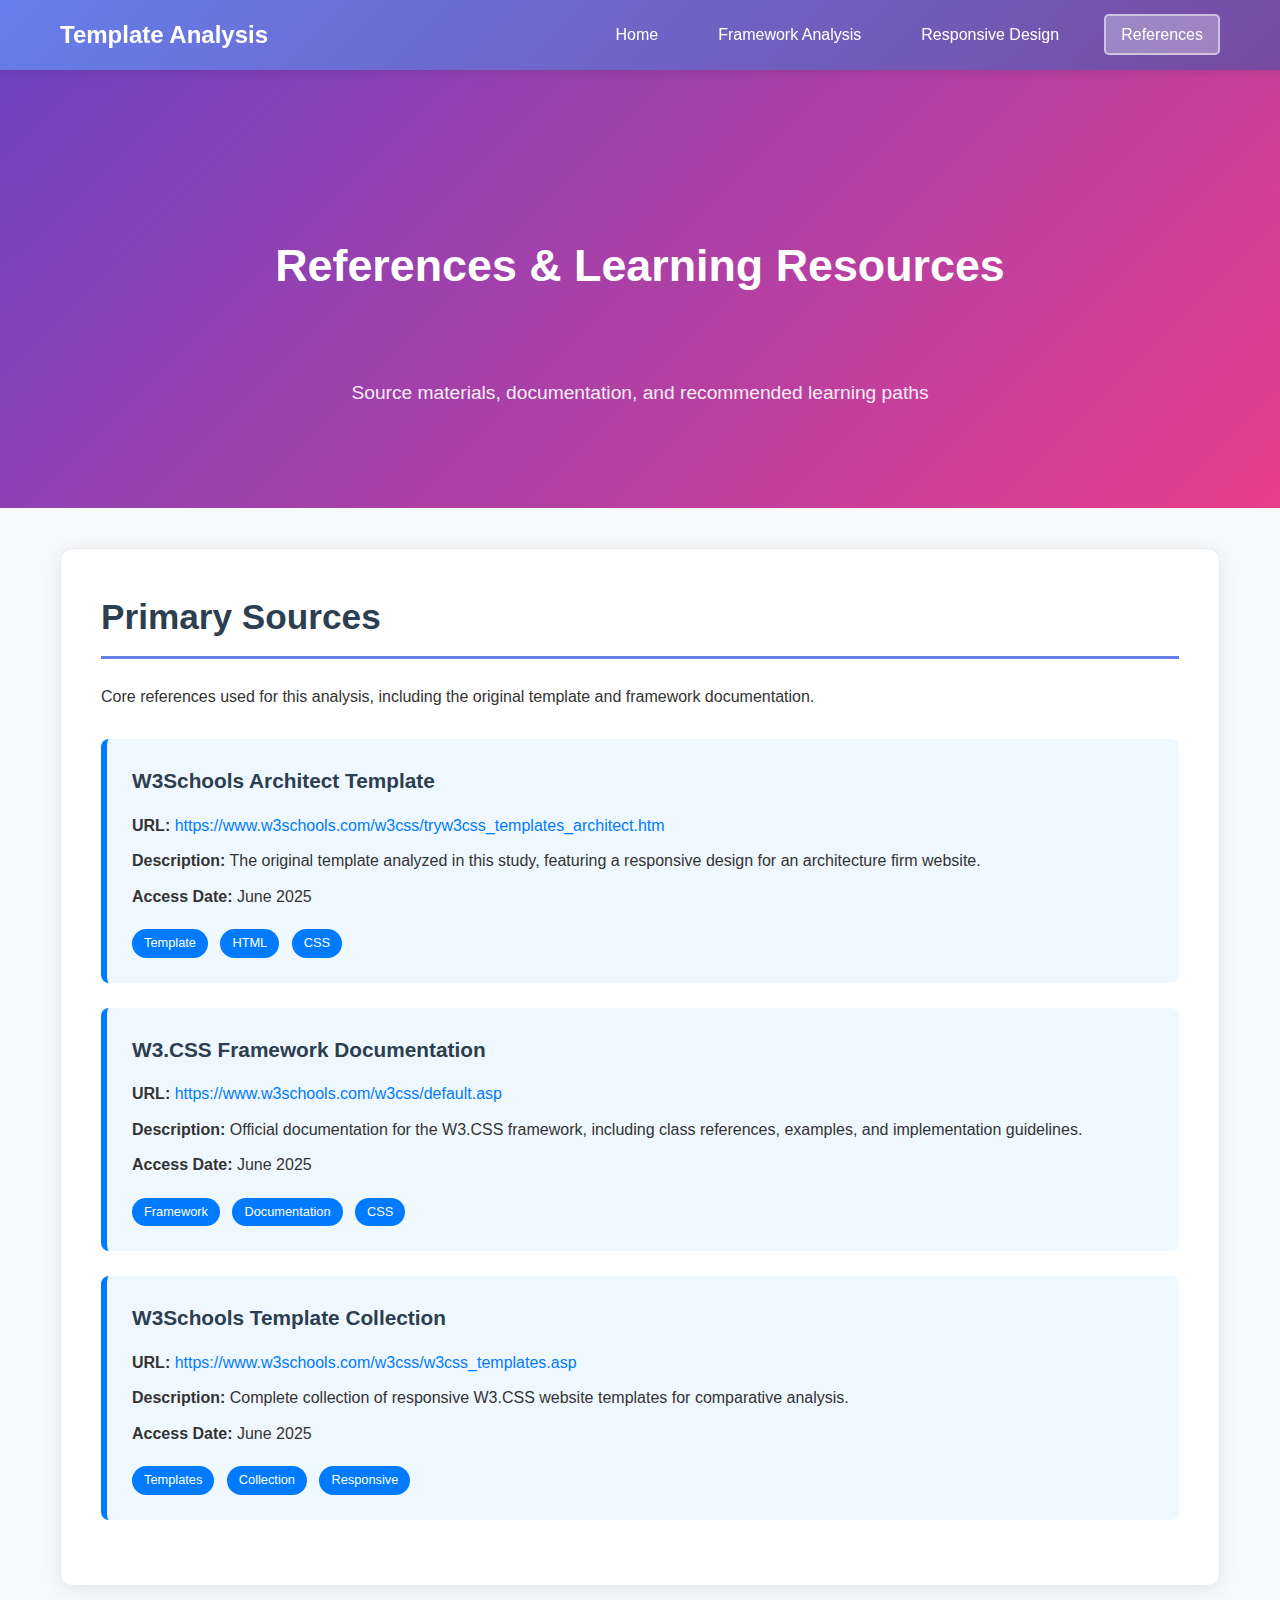
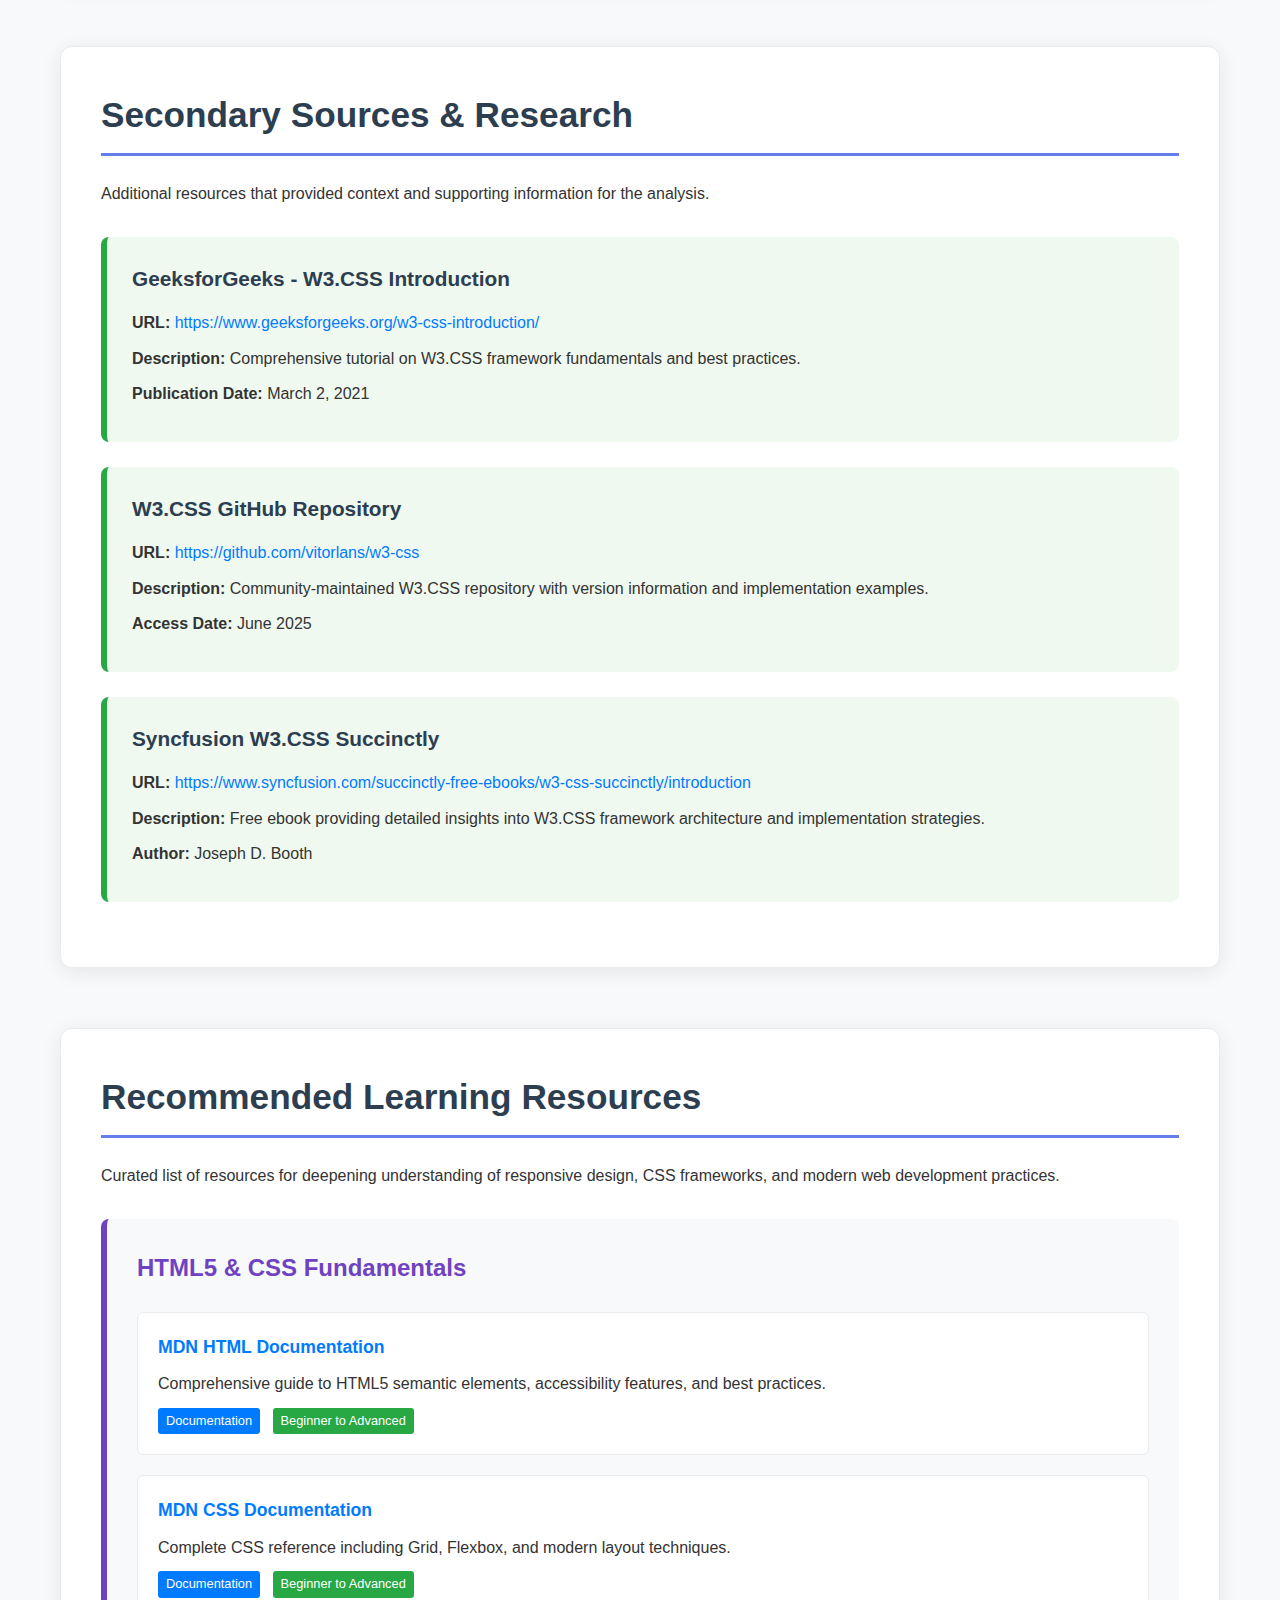
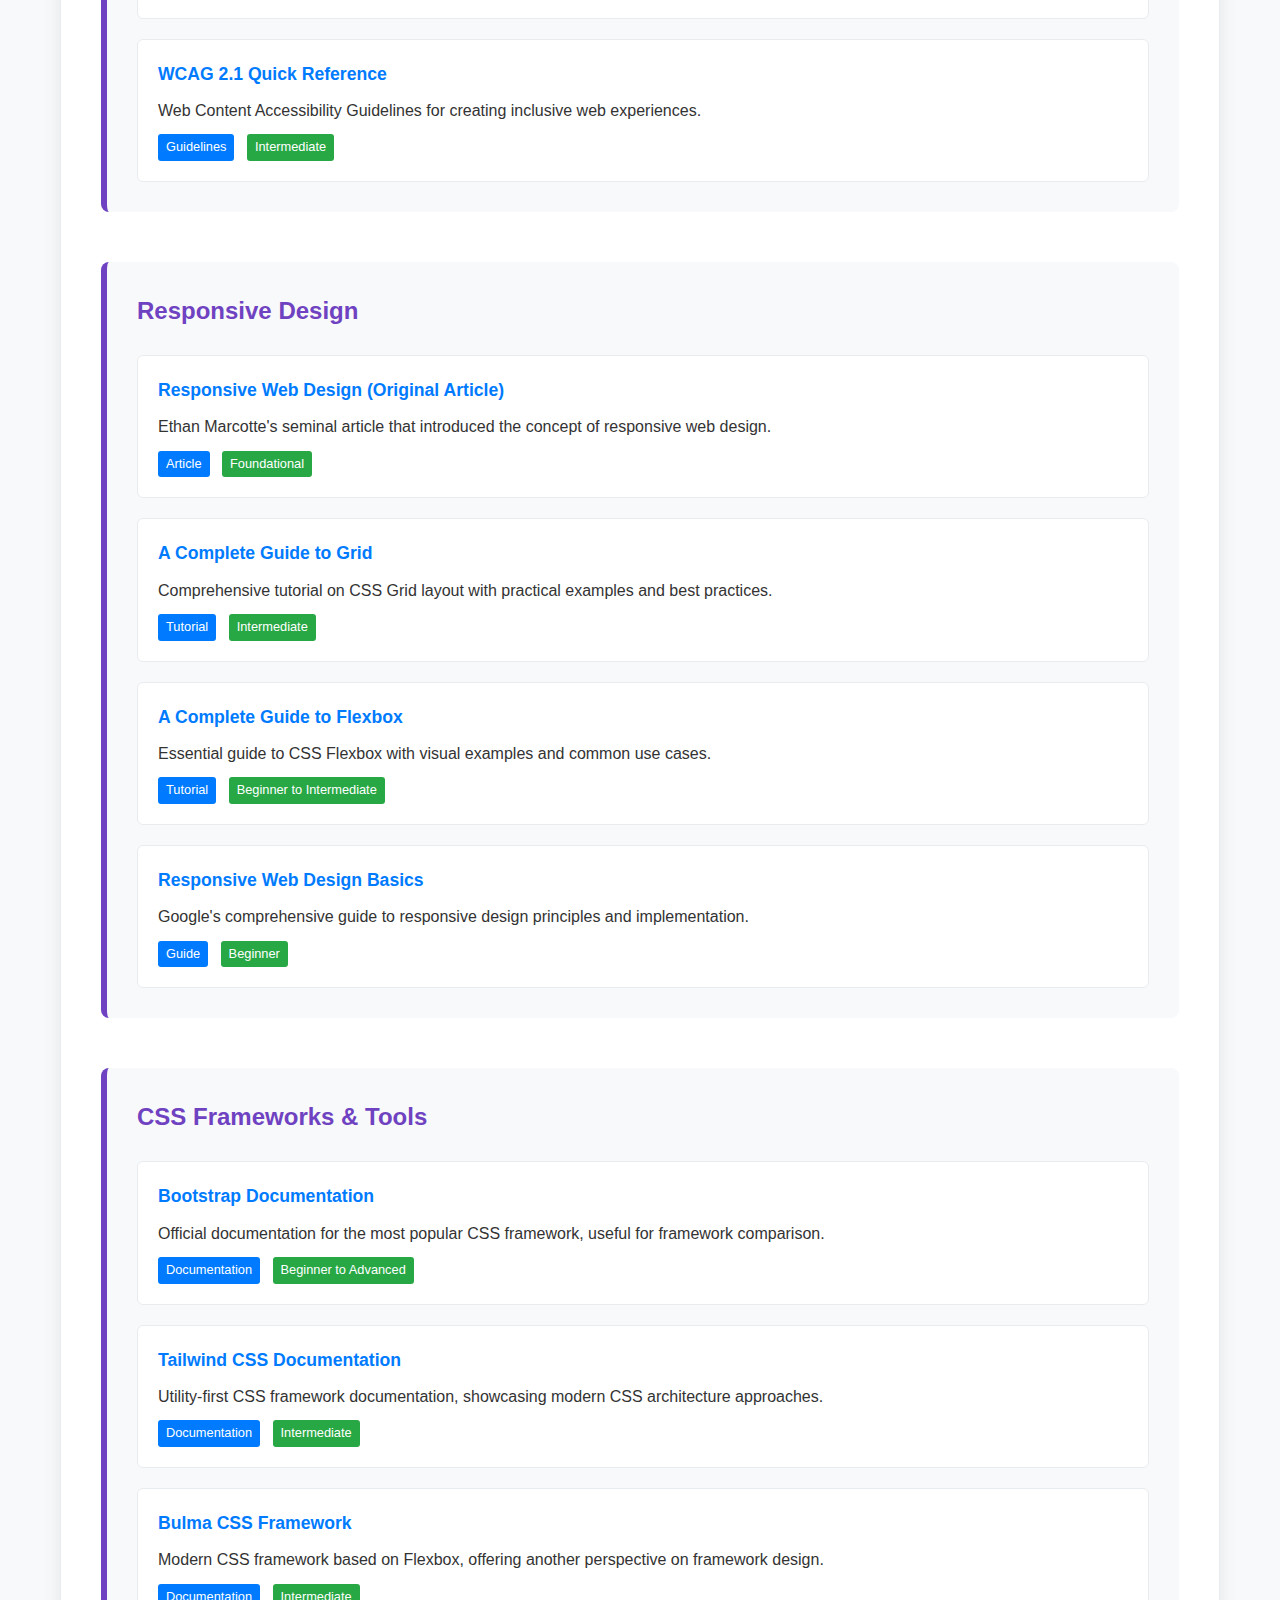
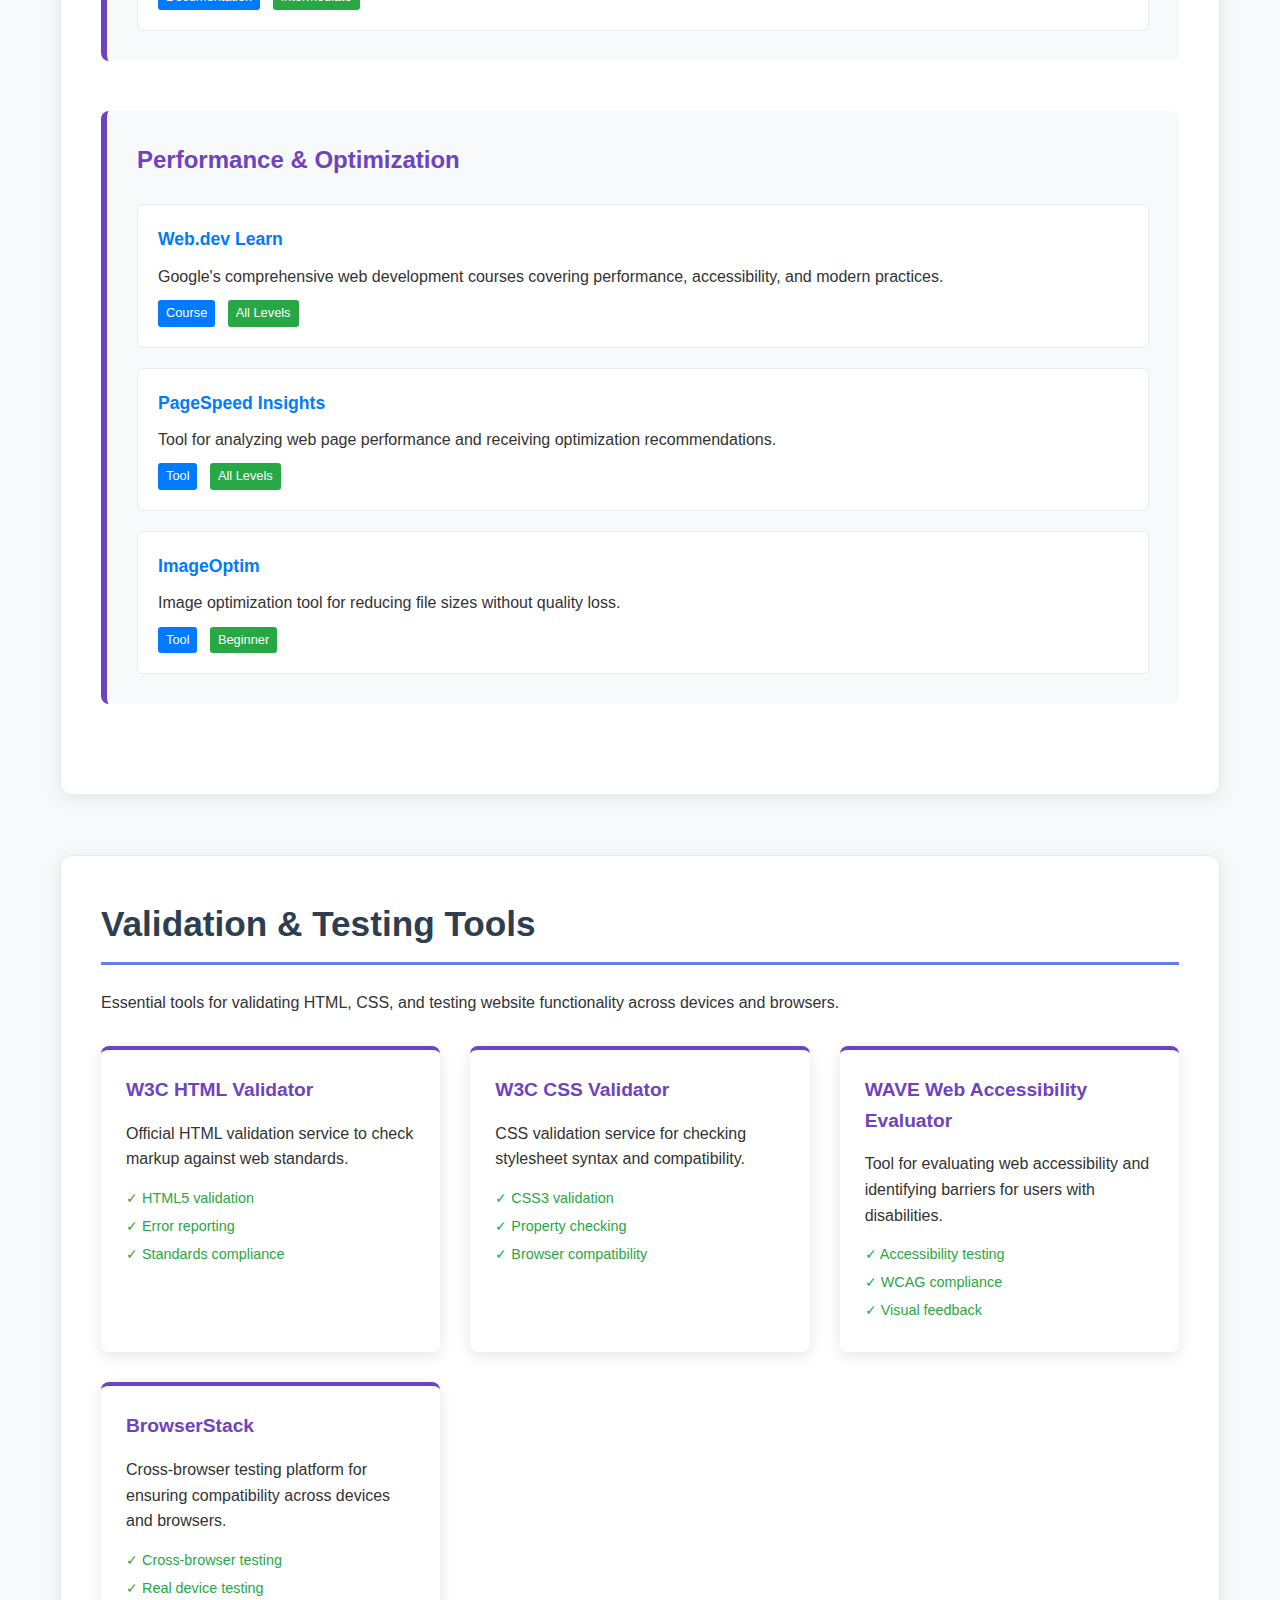
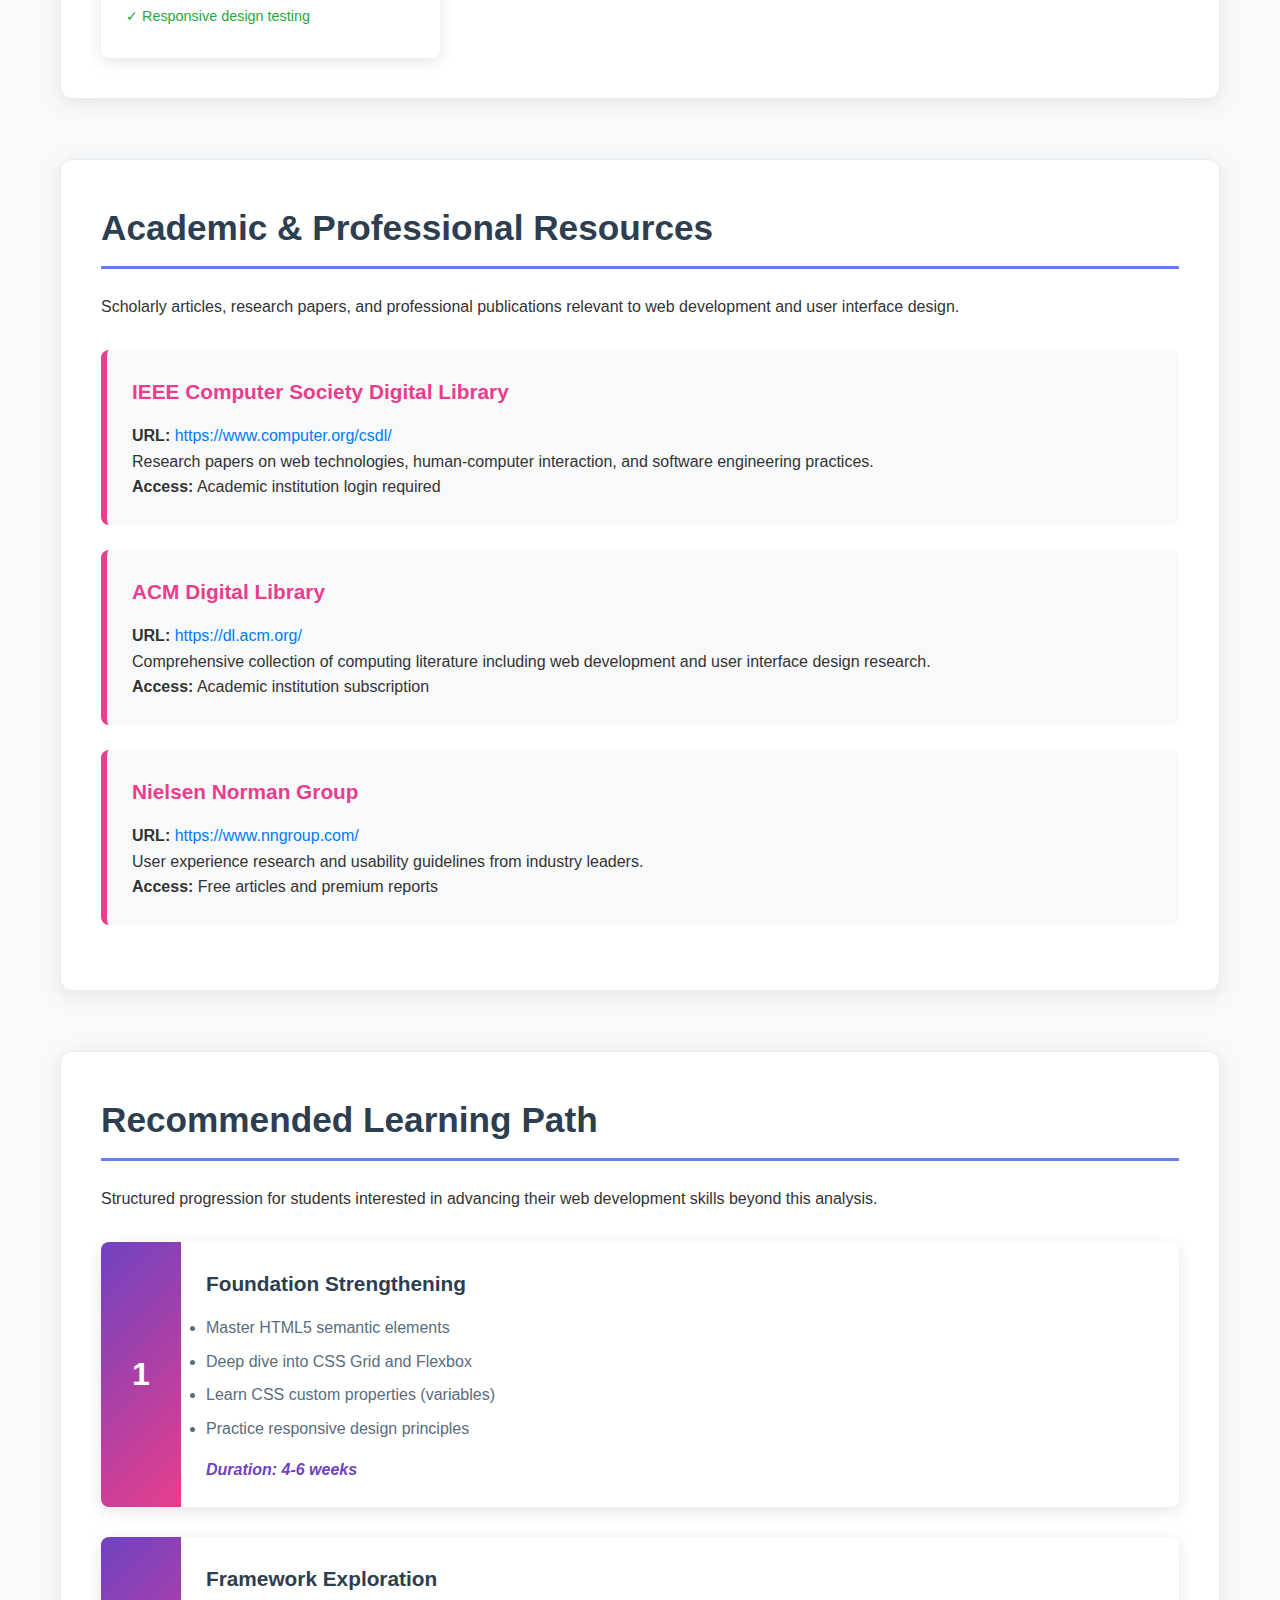
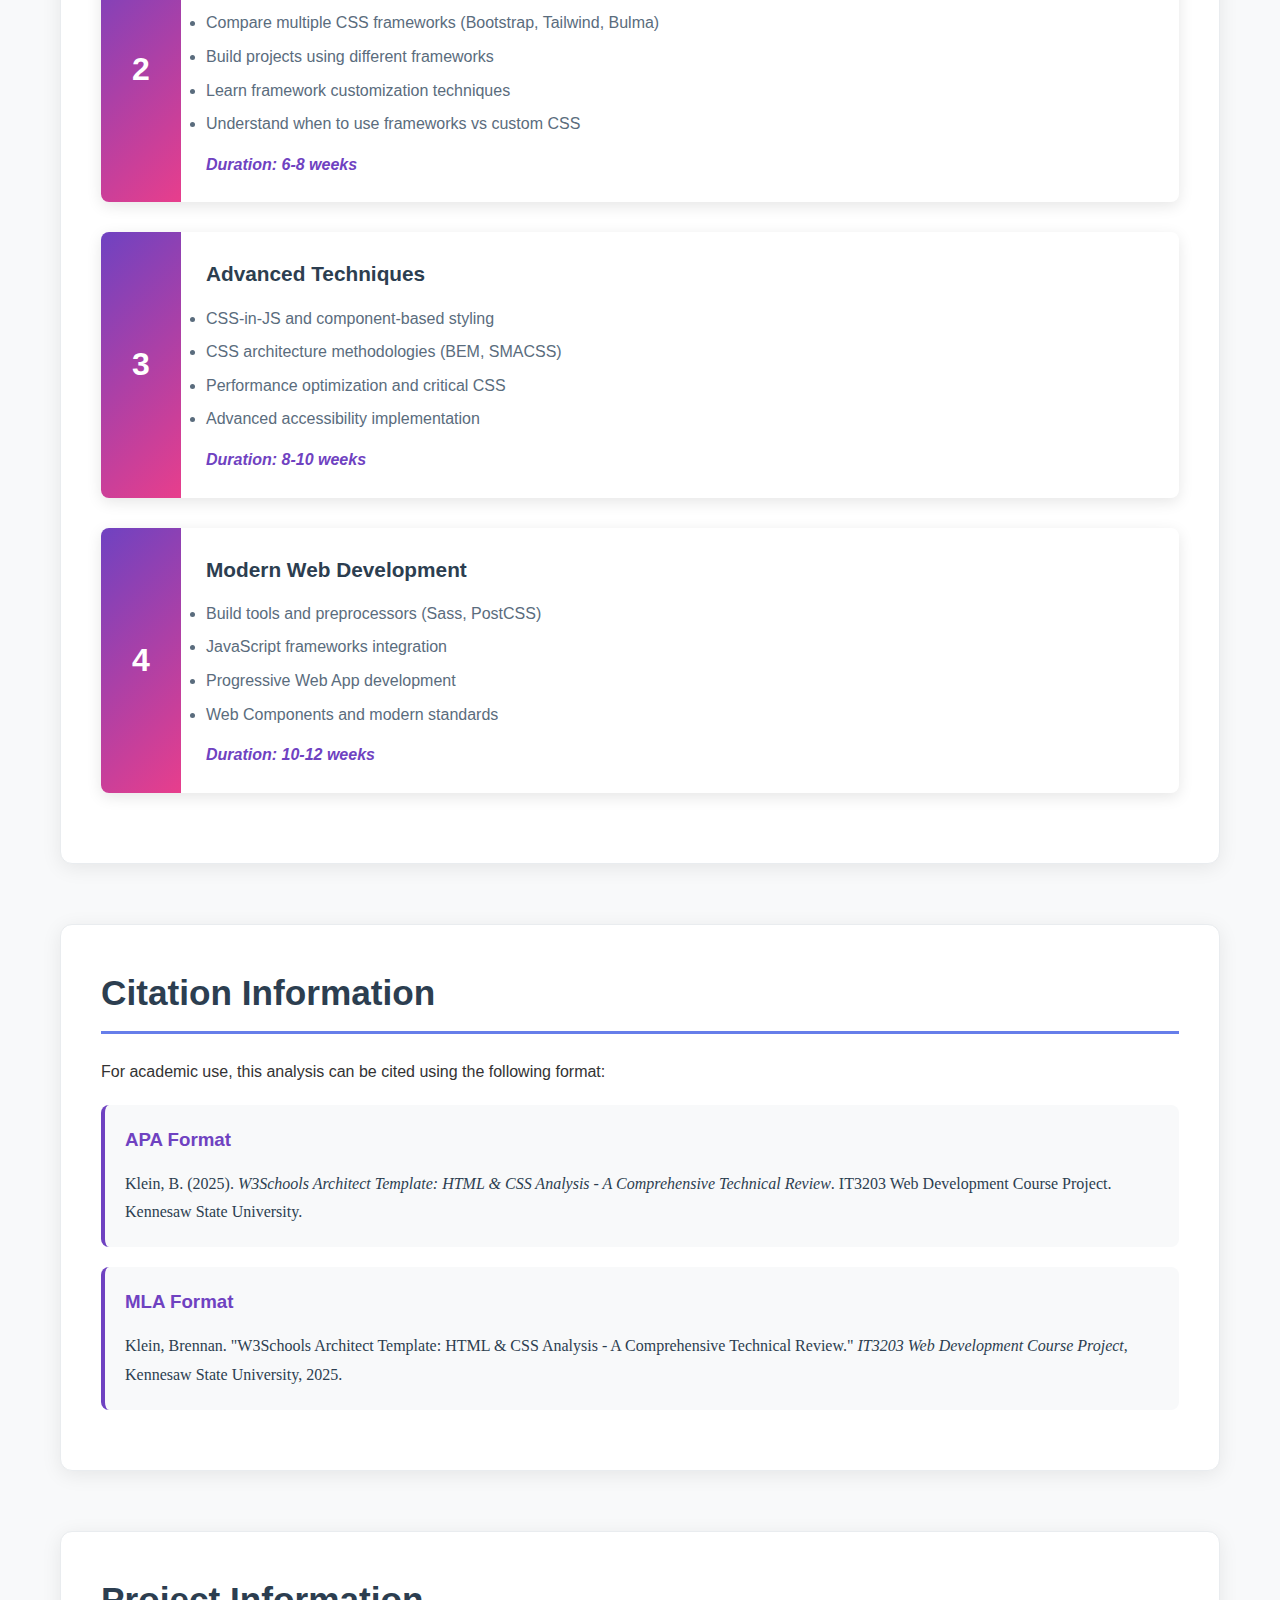
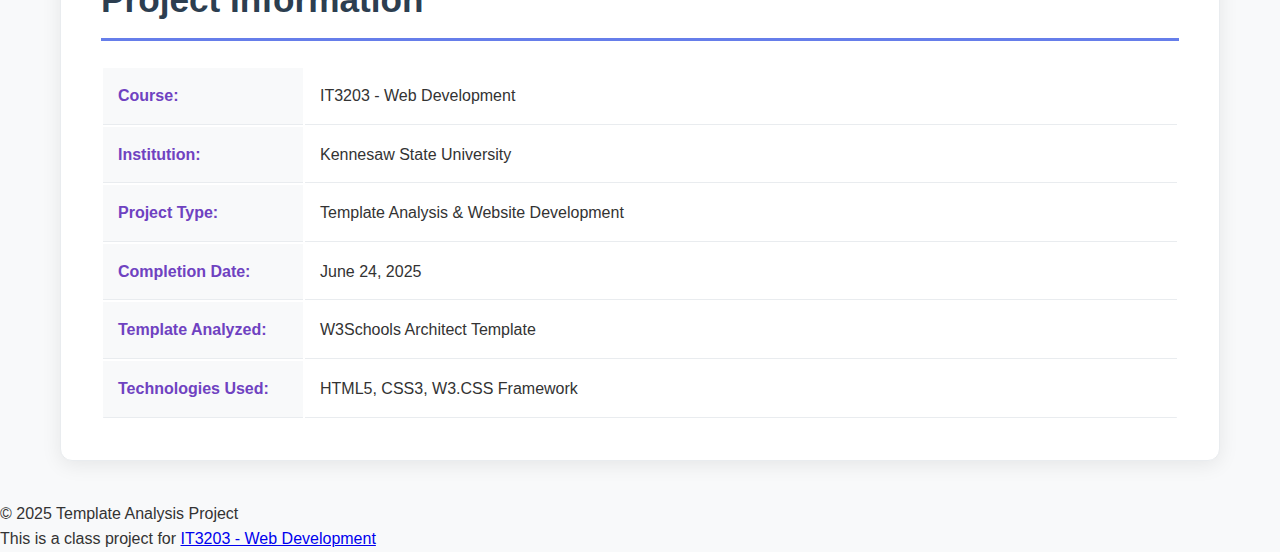
<file: references-page.1 (1).html>
<!DOCTYPE html>
<html lang="en">
<head>
    <meta charset="UTF-8">
    <meta name="viewport" content="width=device-width, initial-scale=1.0">
    <title>References & Resources - W3Schools Template Study</title>
    <link rel="stylesheet" href="styles.css">
</head>
<body>
    <!-- Main Navigation -->
    <nav class="main-nav">
        <div class="nav-container">
            <div class="logo">
                <h1>Template Analysis</h1>
            </div>
            <ul class="nav-menu">
                <li><a href="index.html" class="nav-link">Home</a></li>
                <li><a href="framework-analysis.html" class="nav-link">Framework Analysis</a></li>
                <li><a href="responsive-design.html" class="nav-link">Responsive Design</a></li>
                <li><a href="references.html" class="nav-link active">References</a></li>
            </ul>
        </div>
    </nav>

    <!-- Page Header -->
    <header class="page-header">
        <div class="container">
            <h1>References & Learning Resources</h1>
            <p class="page-subtitle">Source materials, documentation, and recommended learning paths</p>
        </div>
    </header>

    <!-- Main Content -->
    <main class="container">
        <!-- Primary Sources -->
        <section class="primary-sources">
            <h2>Primary Sources</h2>
            <p>Core references used for this analysis, including the original template and framework documentation.</p>
            
            <div class="source-list">
                <div class="source-item primary">
                    <h3>W3Schools Architect Template</h3>
                    <p><strong>URL:</strong> <a href="https://www.w3schools.com/w3css/tryw3css_templates_architect.htm" target="_blank">https://www.w3schools.com/w3css/tryw3css_templates_architect.htm</a></p>
                    <p><strong>Description:</strong> The original template analyzed in this study, featuring a responsive design for an architecture firm website.</p>
                    <p><strong>Access Date:</strong> June 2025</p>
                    <div class="source-tags">
                        <span class="tag">Template</span>
                        <span class="tag">HTML</span>
                        <span class="tag">CSS</span>
                    </div>
                </div>

                <div class="source-item primary">
                    <h3>W3.CSS Framework Documentation</h3>
                    <p><strong>URL:</strong> <a href="https://www.w3schools.com/w3css/default.asp" target="_blank">https://www.w3schools.com/w3css/default.asp</a></p>
                    <p><strong>Description:</strong> Official documentation for the W3.CSS framework, including class references, examples, and implementation guidelines.</p>
                    <p><strong>Access Date:</strong> June 2025</p>
                    <div class="source-tags">
                        <span class="tag">Framework</span>
                        <span class="tag">Documentation</span>
                        <span class="tag">CSS</span>
                    </div>
                </div>

                <div class="source-item primary">
                    <h3>W3Schools Template Collection</h3>
                    <p><strong>URL:</strong> <a href="https://www.w3schools.com/w3css/w3css_templates.asp" target="_blank">https://www.w3schools.com/w3css/w3css_templates.asp</a></p>
                    <p><strong>Description:</strong> Complete collection of responsive W3.CSS website templates for comparative analysis.</p>
                    <p><strong>Access Date:</strong> June 2025</p>
                    <div class="source-tags">
                        <span class="tag">Templates</span>
                        <span class="tag">Collection</span>
                        <span class="tag">Responsive</span>
                    </div>
                </div>
            </div>
        </section>

        <!-- Secondary Sources -->
        <section class="secondary-sources">
            <h2>Secondary Sources & Research</h2>
            <p>Additional resources that provided context and supporting information for the analysis.</p>
            
            <div class="source-list">
                <div class="source-item secondary">
                    <h3>GeeksforGeeks - W3.CSS Introduction</h3>
                    <p><strong>URL:</strong> <a href="https://www.geeksforgeeks.org/w3-css-introduction/" target="_blank">https://www.geeksforgeeks.org/w3-css-introduction/</a></p>
                    <p><strong>Description:</strong> Comprehensive tutorial on W3.CSS framework fundamentals and best practices.</p>
                    <p><strong>Publication Date:</strong> March 2, 2021</p>
                </div>

                <div class="source-item secondary">
                    <h3>W3.CSS GitHub Repository</h3>
                    <p><strong>URL:</strong> <a href="https://github.com/vitorlans/w3-css" target="_blank">https://github.com/vitorlans/w3-css</a></p>
                    <p><strong>Description:</strong> Community-maintained W3.CSS repository with version information and implementation examples.</p>
                    <p><strong>Access Date:</strong> June 2025</p>
                </div>

                <div class="source-item secondary">
                    <h3>Syncfusion W3.CSS Succinctly</h3>
                    <p><strong>URL:</strong> <a href="https://www.syncfusion.com/succinctly-free-ebooks/w3-css-succinctly/introduction" target="_blank">https://www.syncfusion.com/succinctly-free-ebooks/w3-css-succinctly/introduction</a></p>
                    <p><strong>Description:</strong> Free ebook providing detailed insights into W3.CSS framework architecture and implementation strategies.</p>
                    <p><strong>Author:</strong> Joseph D. Booth</p>
                </div>
            </div>
        </section>

        <!-- Learning Resources -->
        <section class="learning-resources">
            <h2>Recommended Learning Resources</h2>
            <p>Curated list of resources for deepening understanding of responsive design, CSS frameworks, and modern web development practices.</p>
            
            <div class="resource-categories">
                <!-- HTML & CSS Fundamentals -->
                <div class="resource-category">
                    <h3>HTML5 & CSS Fundamentals</h3>
                    <div class="resource-list">
                        <div class="resource-item">
                            <h4><a href="https://developer.mozilla.org/en-US/docs/Web/HTML" target="_blank">MDN HTML Documentation</a></h4>
                            <p>Comprehensive guide to HTML5 semantic elements, accessibility features, and best practices.</p>
                            <div class="resource-meta">
                                <span class="resource-type">Documentation</span>
                                <span class="resource-level">Beginner to Advanced</span>
                            </div>
                        </div>

                        <div class="resource-item">
                            <h4><a href="https://developer.mozilla.org/en-US/docs/Web/CSS" target="_blank">MDN CSS Documentation</a></h4>
                            <p>Complete CSS reference including Grid, Flexbox, and modern layout techniques.</p>
                            <div class="resource-meta">
                                <span class="resource-type">Documentation</span>
                                <span class="resource-level">Beginner to Advanced</span>
                            </div>
                        </div>

                        <div class="resource-item">
                            <h4><a href="https://www.w3.org/WAI/WCAG21/quickref/" target="_blank">WCAG 2.1 Quick Reference</a></h4>
                            <p>Web Content Accessibility Guidelines for creating inclusive web experiences.</p>
                            <div class="resource-meta">
                                <span class="resource-type">Guidelines</span>
                                <span class="resource-level">Intermediate</span>
                            </div>
                        </div>
                    </div>
                </div>

                <!-- Responsive Design -->
                <div class="resource-category">
                    <h3>Responsive Design</h3>
                    <div class="resource-list">
                        <div class="resource-item">
                            <h4><a href="https://alistapart.com/article/responsive-web-design/" target="_blank">Responsive Web Design (Original Article)</a></h4>
                            <p>Ethan Marcotte's seminal article that introduced the concept of responsive web design.</p>
                            <div class="resource-meta">
                                <span class="resource-type">Article</span>
                                <span class="resource-level">Foundational</span>
                            </div>
                        </div>

                        <div class="resource-item">
                            <h4><a href="https://css-tricks.com/snippets/css/complete-guide-grid/" target="_blank">A Complete Guide to Grid</a></h4>
                            <p>Comprehensive tutorial on CSS Grid layout with practical examples and best practices.</p>
                            <div class="resource-meta">
                                <span class="resource-type">Tutorial</span>
                                <span class="resource-level">Intermediate</span>
                            </div>
                        </div>

                        <div class="resource-item">
                            <h4><a href="https://css-tricks.com/snippets/css/a-guide-to-flexbox/" target="_blank">A Complete Guide to Flexbox</a></h4>
                            <p>Essential guide to CSS Flexbox with visual examples and common use cases.</p>
                            <div class="resource-meta">
                                <span class="resource-type">Tutorial</span>
                                <span class="resource-level">Beginner to Intermediate</span>
                            </div>
                        </div>

                        <div class="resource-item">
                            <h4><a href="https://web.dev/responsive-web-design-basics/" target="_blank">Responsive Web Design Basics</a></h4>
                            <p>Google's comprehensive guide to responsive design principles and implementation.</p>
                            <div class="resource-meta">
                                <span class="resource-type">Guide</span>
                                <span class="resource-level">Beginner</span>
                            </div>
                        </div>
                    </div>
                </div>

                <!-- CSS Frameworks -->
                <div class="resource-category">
                    <h3>CSS Frameworks & Tools</h3>
                    <div class="resource-list">
                        <div class="resource-item">
                            <h4><a href="https://getbootstrap.com/docs/" target="_blank">Bootstrap Documentation</a></h4>
                            <p>Official documentation for the most popular CSS framework, useful for framework comparison.</p>
                            <div class="resource-meta">
                                <span class="resource-type">Documentation</span>
                                <span class="resource-level">Beginner to Advanced</span>
                            </div>
                        </div>

                        <div class="resource-item">
                            <h4><a href="https://tailwindcss.com/docs" target="_blank">Tailwind CSS Documentation</a></h4>
                            <p>Utility-first CSS framework documentation, showcasing modern CSS architecture approaches.</p>
                            <div class="resource-meta">
                                <span class="resource-type">Documentation</span>
                                <span class="resource-level">Intermediate</span>
                            </div>
                        </div>

                        <div class="resource-item">
                            <h4><a href="https://bulma.io/documentation/" target="_blank">Bulma CSS Framework</a></h4>
                            <p>Modern CSS framework based on Flexbox, offering another perspective on framework design.</p>
                            <div class="resource-meta">
                                <span class="resource-type">Documentation</span>
                                <span class="resource-level">Intermediate</span>
                            </div>
                        </div>
                    </div>
                </div>

                <!-- Performance & Optimization -->
                <div class="resource-category">
                    <h3>Performance & Optimization</h3>
                    <div class="resource-list">
                        <div class="resource-item">
                            <h4><a href="https://web.dev/learn/" target="_blank">Web.dev Learn</a></h4>
                            <p>Google's comprehensive web development courses covering performance, accessibility, and modern practices.</p>
                            <div class="resource-meta">
                                <span class="resource-type">Course</span>
                                <span class="resource-level">All Levels</span>
                            </div>
                        </div>

                        <div class="resource-item">
                            <h4><a href="https://developers.google.com/speed/pagespeed/insights" target="_blank">PageSpeed Insights</a></h4>
                            <p>Tool for analyzing web page performance and receiving optimization recommendations.</p>
                            <div class="resource-meta">
                                <span class="resource-type">Tool</span>
                                <span class="resource-level">All Levels</span>
                            </div>
                        </div>

                        <div class="resource-item">
                            <h4><a href="https://imageoptim.com/" target="_blank">ImageOptim</a></h4>
                            <p>Image optimization tool for reducing file sizes without quality loss.</p>
                            <div class="resource-meta">
                                <span class="resource-type">Tool</span>
                                <span class="resource-level">Beginner</span>
                            </div>
                        </div>
                    </div>
                </div>
            </div>
        </section>

        <!-- Validation Tools -->
        <section class="validation-tools">
            <h2>Validation & Testing Tools</h2>
            <p>Essential tools for validating HTML, CSS, and testing website functionality across devices and browsers.</p>
            
            <div class="tools-grid">
                <div class="tool-item">
                    <h3><a href="https://validator.w3.org/" target="_blank">W3C HTML Validator</a></h3>
                    <p>Official HTML validation service to check markup against web standards.</p>
                    <div class="tool-features">
                        <span class="feature">✓ HTML5 validation</span>
                        <span class="feature">✓ Error reporting</span>
                        <span class="feature">✓ Standards compliance</span>
                    </div>
                </div>

                <div class="tool-item">
                    <h3><a href="https://jigsaw.w3.org/css-validator/" target="_blank">W3C CSS Validator</a></h3>
                    <p>CSS validation service for checking stylesheet syntax and compatibility.</p>
                    <div class="tool-features">
                        <span class="feature">✓ CSS3 validation</span>
                        <span class="feature">✓ Property checking</span>
                        <span class="feature">✓ Browser compatibility</span>
                    </div>
                </div>

                <div class="tool-item">
                    <h3><a href="https://wave.webaim.org/" target="_blank">WAVE Web Accessibility Evaluator</a></h3>
                    <p>Tool for evaluating web accessibility and identifying barriers for users with disabilities.</p>
                    <div class="tool-features">
                        <span class="feature">✓ Accessibility testing</span>
                        <span class="feature">✓ WCAG compliance</span>
                        <span class="feature">✓ Visual feedback</span>
                    </div>
                </div>

                <div class="tool-item">
                    <h3><a href="https://www.browserstack.com/" target="_blank">BrowserStack</a></h3>
                    <p>Cross-browser testing platform for ensuring compatibility across devices and browsers.</p>
                    <div class="tool-features">
                        <span class="feature">✓ Cross-browser testing</span>
                        <span class="feature">✓ Real device testing</span>
                        <span class="feature">✓ Responsive design testing</span>
                    </div>
                </div>
            </div>
        </section>

        <!-- Academic Resources -->
        <section class="academic-resources">
            <h2>Academic & Professional Resources</h2>
            <p>Scholarly articles, research papers, and professional publications relevant to web development and user interface design.</p>
            
            <div class="academic-list">
                <div class="academic-item">
                    <h3>IEEE Computer Society Digital Library</h3>
                    <p><strong>URL:</strong> <a href="https://www.computer.org/csdl/" target="_blank">https://www.computer.org/csdl/</a></p>
                    <p>Research papers on web technologies, human-computer interaction, and software engineering practices.</p>
                    <p><strong>Access:</strong> Academic institution login required</p>
                </div>

                <div class="academic-item">
                    <h3>ACM Digital Library</h3>
                    <p><strong>URL:</strong> <a href="https://dl.acm.org/" target="_blank">https://dl.acm.org/</a></p>
                    <p>Comprehensive collection of computing literature including web development and user interface design research.</p>
                    <p><strong>Access:</strong> Academic institution subscription</p>
                </div>

                <div class="academic-item">
                    <h3>Nielsen Norman Group</h3>
                    <p><strong>URL:</strong> <a href="https://www.nngroup.com/" target="_blank">https://www.nngroup.com/</a></p>
                    <p>User experience research and usability guidelines from industry leaders.</p>
                    <p><strong>Access:</strong> Free articles and premium reports</p>
                </div>
            </div>
        </section>

        <!-- Future Learning Path -->
        <section class="learning-path">
            <h2>Recommended Learning Path</h2>
            <p>Structured progression for students interested in advancing their web development skills beyond this analysis.</p>
            
            <div class="path-stages">
                <div class="stage">
                    <div class="stage-number">1</div>
                    <div class="stage-content">
                        <h3>Foundation Strengthening</h3>
                        <ul>
                            <li>Master HTML5 semantic elements</li>
                            <li>Deep dive into CSS Grid and Flexbox</li>
                            <li>Learn CSS custom properties (variables)</li>
                            <li>Practice responsive design principles</li>
                        </ul>
                        <p class="stage-duration">Duration: 4-6 weeks</p>
                    </div>
                </div>

                <div class="stage">
                    <div class="stage-number">2</div>
                    <div class="stage-content">
                        <h3>Framework Exploration</h3>
                        <ul>
                            <li>Compare multiple CSS frameworks (Bootstrap, Tailwind, Bulma)</li>
                            <li>Build projects using different frameworks</li>
                            <li>Learn framework customization techniques</li>
                            <li>Understand when to use frameworks vs custom CSS</li>
                        </ul>
                        <p class="stage-duration">Duration: 6-8 weeks</p>
                    </div>
                </div>

                <div class="stage">
                    <div class="stage-number">3</div>
                    <div class="stage-content">
                        <h3>Advanced Techniques</h3>
                        <ul>
                            <li>CSS-in-JS and component-based styling</li>
                            <li>CSS architecture methodologies (BEM, SMACSS)</li>
                            <li>Performance optimization and critical CSS</li>
                            <li>Advanced accessibility implementation</li>
                        </ul>
                        <p class="stage-duration">Duration: 8-10 weeks</p>
                    </div>
                </div>

                <div class="stage">
                    <div class="stage-number">4</div>
                    <div class="stage-content">
                        <h3>Modern Web Development</h3>
                        <ul>
                            <li>Build tools and preprocessors (Sass, PostCSS)</li>
                            <li>JavaScript frameworks integration</li>
                            <li>Progressive Web App development</li>
                            <li>Web Components and modern standards</li>
                        </ul>
                        <p class="stage-duration">Duration: 10-12 weeks</p>
                    </div>
                </div>
            </div>
        </section>

        <!-- Citation Format -->
        <section class="citation-format">
            <h2>Citation Information</h2>
            <p>For academic use, this analysis can be cited using the following format:</p>
            
            <div class="citation-box">
                <h3>APA Format</h3>
                <p class="citation-text">
                    Klein, B. (2025). <em>W3Schools Architect Template: HTML & CSS Analysis - A Comprehensive Technical Review</em>. IT3203 Web Development Course Project. Kennesaw State University.
                </p>
            </div>
            
            <div class="citation-box">
                <h3>MLA Format</h3>
                <p class="citation-text">
                    Klein, Brennan. "W3Schools Architect Template: HTML & CSS Analysis - A Comprehensive Technical Review." <em>IT3203 Web Development Course Project</em>, Kennesaw State University, 2025.
                </p>
            </div>
        </section>

        <!-- Contact Information -->
        <section class="contact-info">
            <h2>Project Information</h2>
            <div class="project-details">
                <table class="info-table">
                    <tr>
                        <td><strong>Course:</strong></td>
                        <td>IT3203 - Web Development</td>
                    </tr>
                    <tr>
                        <td><strong>Institution:</strong></td>
                        <td>Kennesaw State University</td>
                    </tr>
                    <tr>
                        <td><strong>Project Type:</strong></td>
                        <td>Template Analysis & Website Development</td>
                    </tr>
                    <tr>
                        <td><strong>Completion Date:</strong></td>
                        <td>June 24, 2025</td>
                    </tr>
                    <tr>
                        <td><strong>Template Analyzed:</strong></td>
                        <td>W3Schools Architect Template</td>
                    </tr>
                    <tr>
                        <td><strong>Technologies Used:</strong></td>
                        <td>HTML5, CSS3, W3.CSS Framework</td>
                    </tr>
                </table>
            </div>
        </section>
    </main>

    <!-- Footer -->
    <footer class="site-footer">
        <div class="footer-content">
            <p>&copy; 2025 Template Analysis Project</p>
            <p>This is a class project for <a href="https://ksuweb.github.io/IT3203/" target="_blank">IT3203 - Web Development</a></p>
        </div>
    </footer>

    <style>
        /* Additional styles specific to references page */
        .page-header {
            background: linear-gradient(135deg, #6f42c1 0%, #e83e8c 100%);
            color: white;
            padding: 120px 0 60px;
            margin-top: 70px;
            text-align: center;
        }

        .source-list {
            margin-top: 30px;
        }

        .source-item {
            background: #f8f9fa;
            padding: 25px;
            margin-bottom: 25px;
            border-radius: 8px;
            border-left: 6px solid;
        }

        .source-item.primary {
            border-left-color: #007bff;
            background: #f0f8ff;
        }

        .source-item.secondary {
            border-left-color: #28a745;
            background: #f0f9f0;
        }

        .source-item h3 {
            color: #2c3e50;
            margin-bottom: 15px;
            font-size: 1.3rem;
        }

        .source-item p {
            margin-bottom: 10px;
            line-height: 1.6;
        }

        .source-item a {
            color: #007bff;
            text-decoration: none;
            word-break: break-all;
        }

        .source-item a:hover {
            text-decoration: underline;
        }

        .source-tags {
            margin-top: 15px;
        }

        .tag {
            display: inline-block;
            background: #007bff;
            color: white;
            padding: 4px 12px;
            border-radius: 15px;
            font-size: 0.8rem;
            margin-right: 8px;
            margin-top: 5px;
        }

        .resource-categories {
            margin-top: 30px;
        }

        .resource-category {
            margin-bottom: 50px;
            padding: 30px;
            background: #f8f9fa;
            border-radius: 8px;
            border-left: 6px solid #6f42c1;
        }

        .resource-category h3 {
            color: #6f42c1;
            margin-bottom: 25px;
            font-size: 1.5rem;
        }

        .resource-list {
            display: grid;
            gap: 20px;
        }

        .resource-item {
            background: white;
            padding: 20px;
            border-radius: 6px;
            border: 1px solid #e9ecef;
        }

        .resource-item h4 {
            margin-bottom: 10px;
            font-size: 1.1rem;
        }

        .resource-item h4 a {
            color: #007bff;
            text-decoration: none;
        }

        .resource-item h4 a:hover {
            text-decoration: underline;
        }

        .resource-meta {
            margin-top: 10px;
        }

        .resource-meta span {
            display: inline-block;
            background: #e9ecef;
            color: #495057;
            padding: 3px 8px;
            border-radius: 3px;
            font-size: 0.8rem;
            margin-right: 8px;
        }

        .resource-type {
            background: #007bff !important;
            color: white !important;
        }

        .resource-level {
            background: #28a745 !important;
            color: white !important;
        }

        .tools-grid {
            display: grid;
            grid-template-columns: repeat(auto-fit, minmax(300px, 1fr));
            gap: 30px;
            margin-top: 30px;
        }

        .tool-item {
            background: white;
            padding: 25px;
            border-radius: 8px;
            border-top: 4px solid #6f42c1;
            box-shadow: 0 4px 15px rgba(0,0,0,0.1);
        }

        .tool-item h3 {
            margin-bottom: 15px;
            font-size: 1.2rem;
        }

        .tool-item h3 a {
            color: #6f42c1;
            text-decoration: none;
        }

        .tool-item h3 a:hover {
            text-decoration: underline;
        }

        .tool-features {
            margin-top: 15px;
        }

        .feature {
            display: block;
            color: #28a745;
            font-size: 0.9rem;
            margin: 5px 0;
        }

        .academic-list {
            margin-top: 30px;
        }

        .academic-item {
            background: #f8f9fa;
            padding: 25px;
            margin-bottom: 25px;
            border-radius: 8px;
            border-left: 6px solid #e83e8c;
        }

        .academic-item h3 {
            color: #e83e8c;
            margin-bottom: 15px;
            font-size: 1.3rem;
        }

        .academic-item a {
            color: #007bff;
            text-decoration: none;
        }

        .academic-item a:hover {
            text-decoration: underline;
        }

        .path-stages {
            margin-top: 30px;
        }

        .stage {
            display: flex;
            margin-bottom: 30px;
            background: white;
            border-radius: 8px;
            overflow: hidden;
            box-shadow: 0 4px 15px rgba(0,0,0,0.1);
        }

        .stage-number {
            background: linear-gradient(135deg, #6f42c1, #e83e8c);
            color: white;
            width: 80px;
            display: flex;
            align-items: center;
            justify-content: center;
            font-size: 2rem;
            font-weight: bold;
        }

        .stage-content {
            padding: 25px;
            flex: 1;
        }

        .stage-content h3 {
            color: #2c3e50;
            margin-bottom: 15px;
            font-size: 1.3rem;
        }

        .stage-content ul {
            margin-bottom: 15px;
        }

        .stage-content li {
            margin-bottom: 8px;
            color: #5a6c7d;
        }

        .stage-duration {
            color: #6f42c1;
            font-weight: 600;
            font-style: italic;
        }

        .citation-box {
            background: #f8f9fa;
            padding: 20px;
            border-radius: 8px;
            border-left: 4px solid #6f42c1;
            margin: 20px 0;
        }

        .citation-box h3 {
            color: #6f42c1;
            margin-bottom: 15px;
        }

        .citation-text {
            font-family: 'Times New Roman', serif;
            line-height: 1.8;
            color: #2c3e50;
        }

        .project-details {
            margin-top: 20px;
        }

        .info-table {
            width: 100%;
            background: white;
            border-radius: 8px;
            overflow: hidden;
        }

        .info-table td {
            padding: 15px;
            border-bottom: 1px solid #e9ecef;
        }

        .info-table td:first-child {
            background: #f8f9fa;
            width: 200px;
            color: #6f42c1;
        }

        @media (max-width: 768px) {
            .tools-grid {
                grid-template-columns: 1fr;
            }
            
            .stage {
                flex-direction: column;
            }
            
            .stage-number {
                width: 100%;
                height: 60px;
            }
            
            .info-table td:first-child {
                width: auto;
            }
        }
    </style>
</body>
</html>
</file>
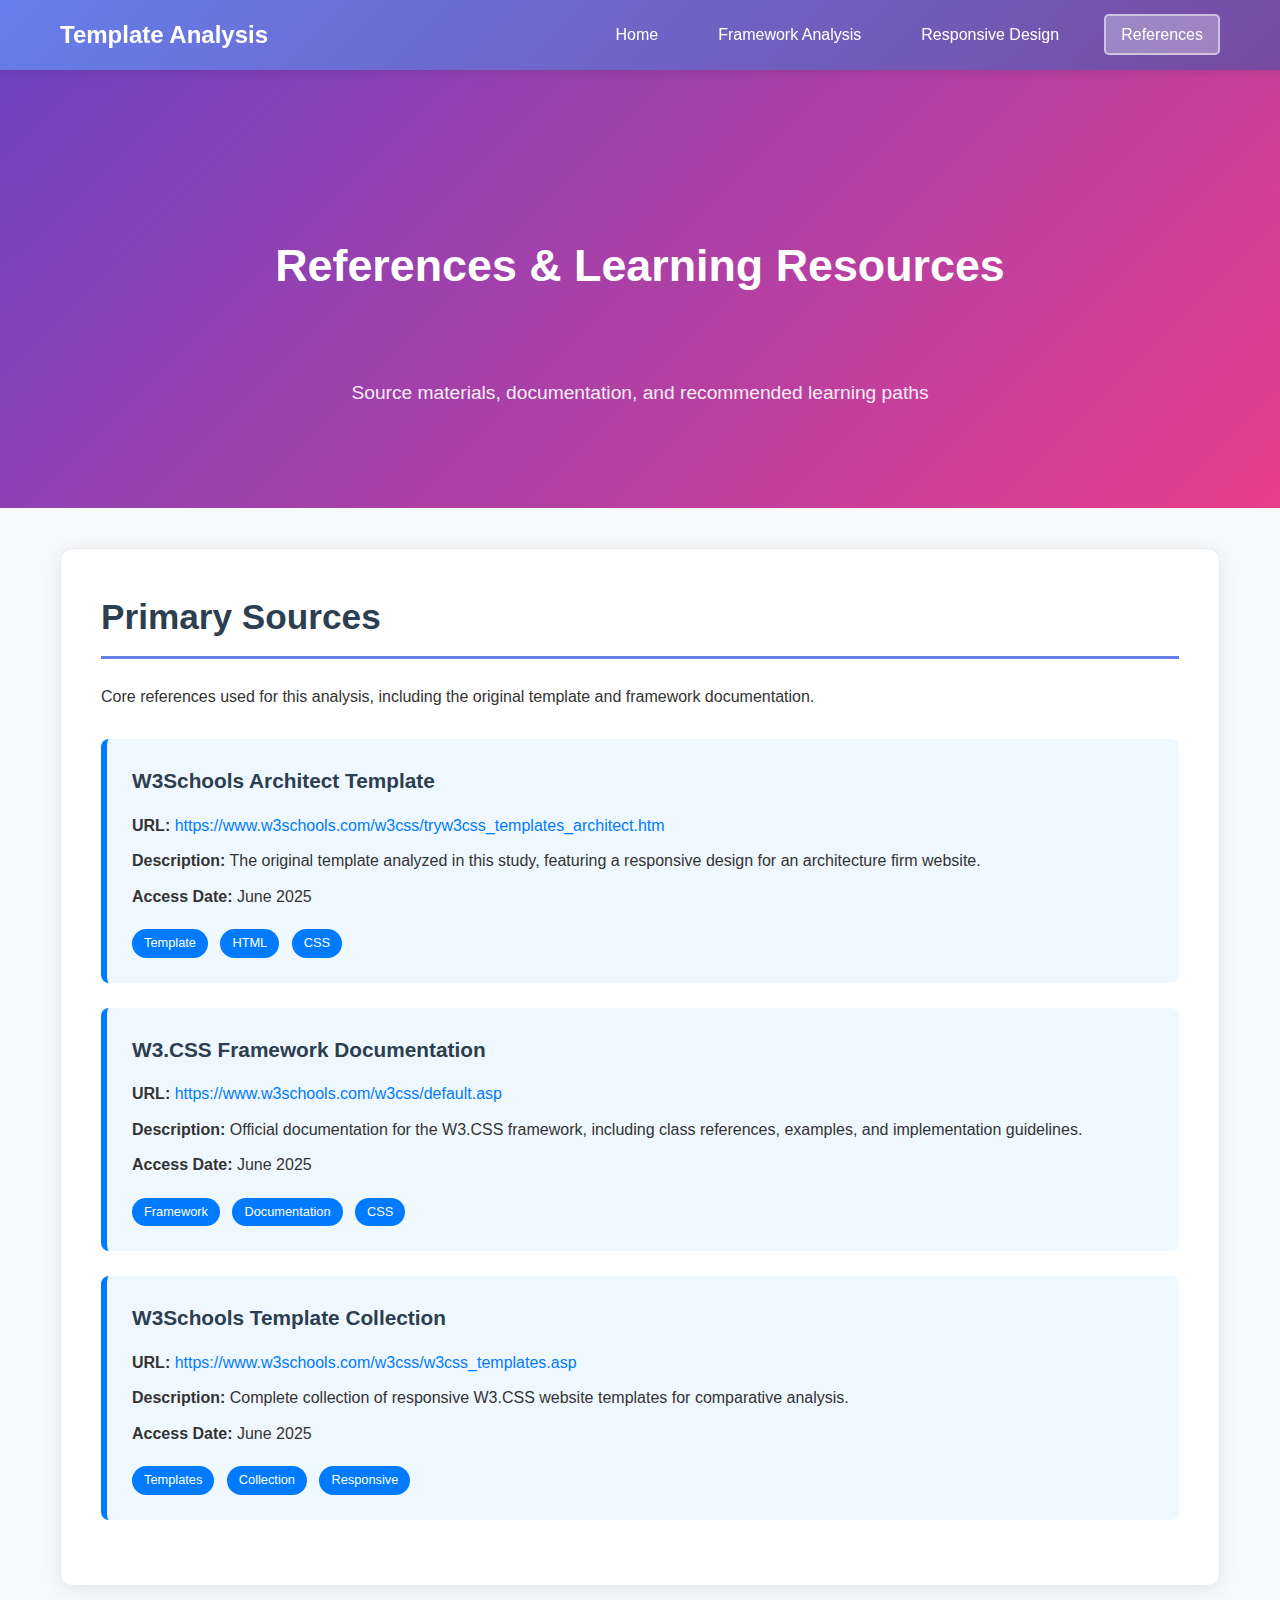
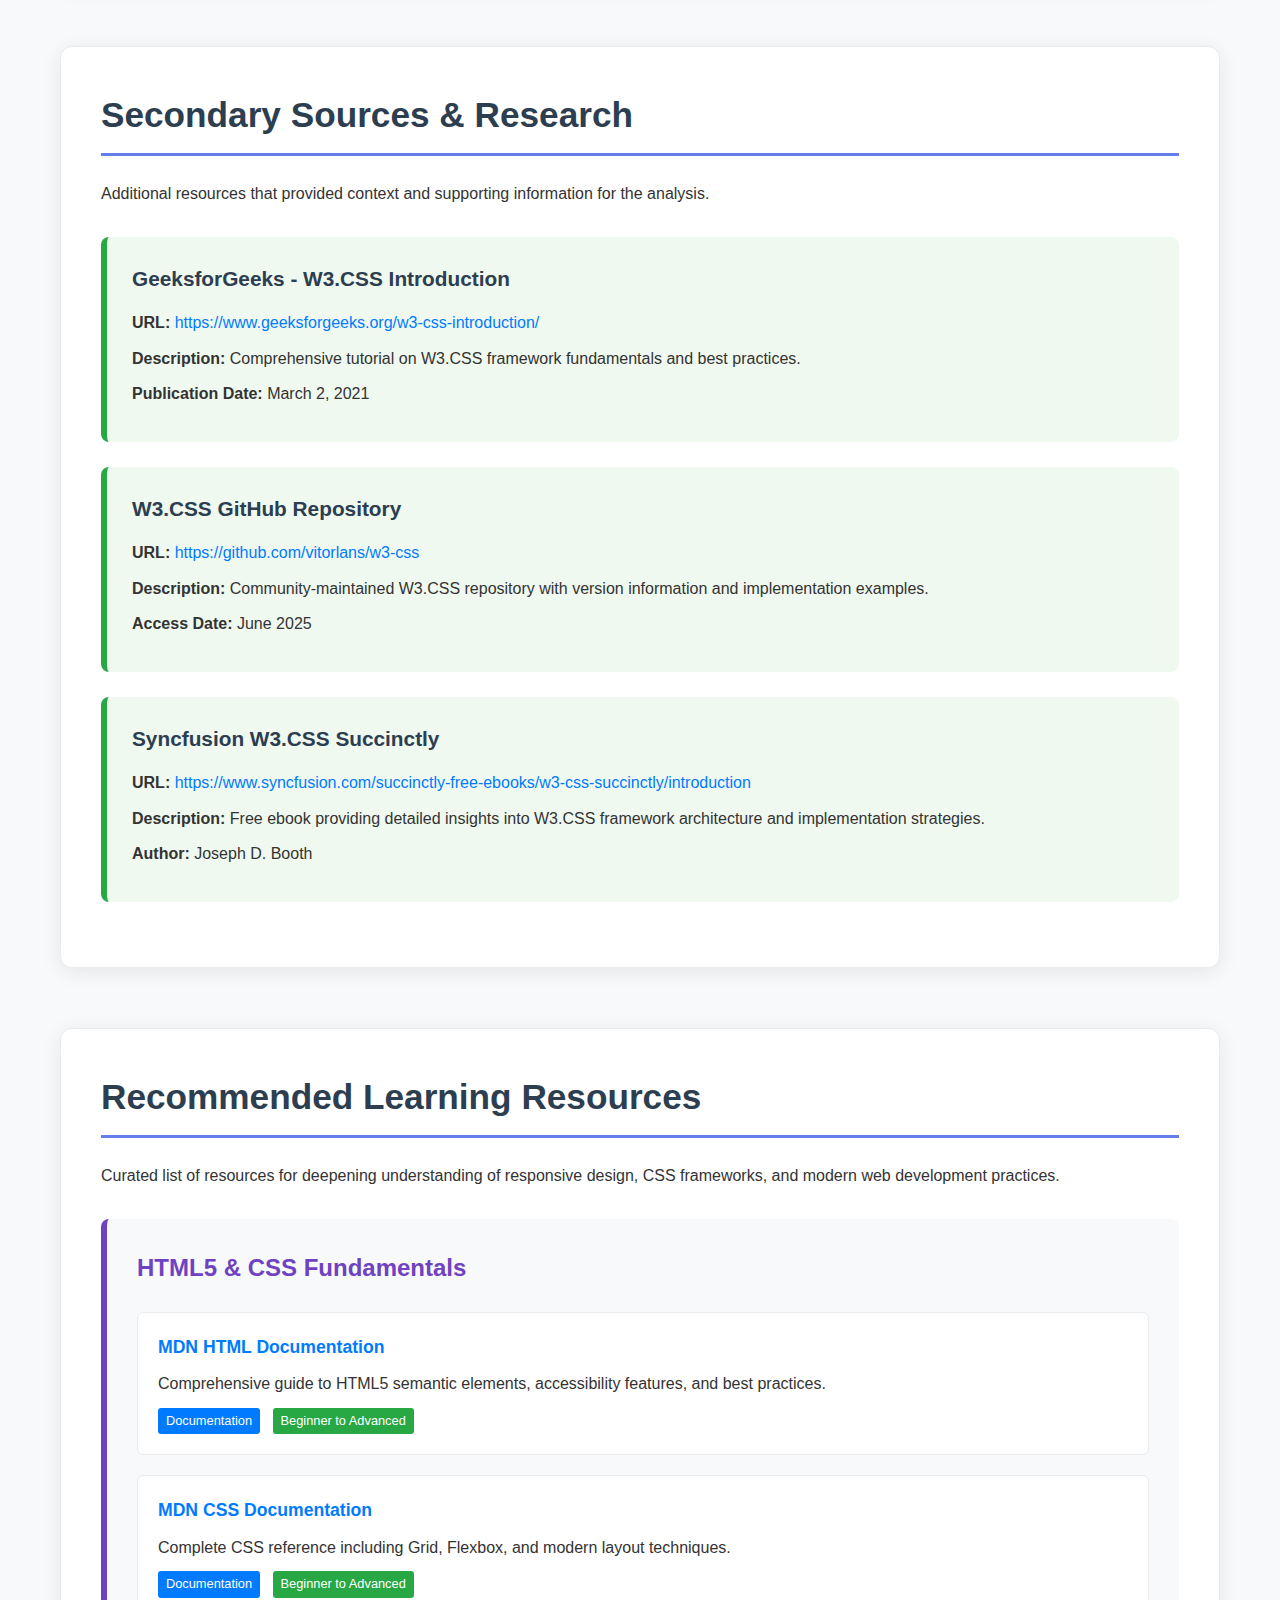
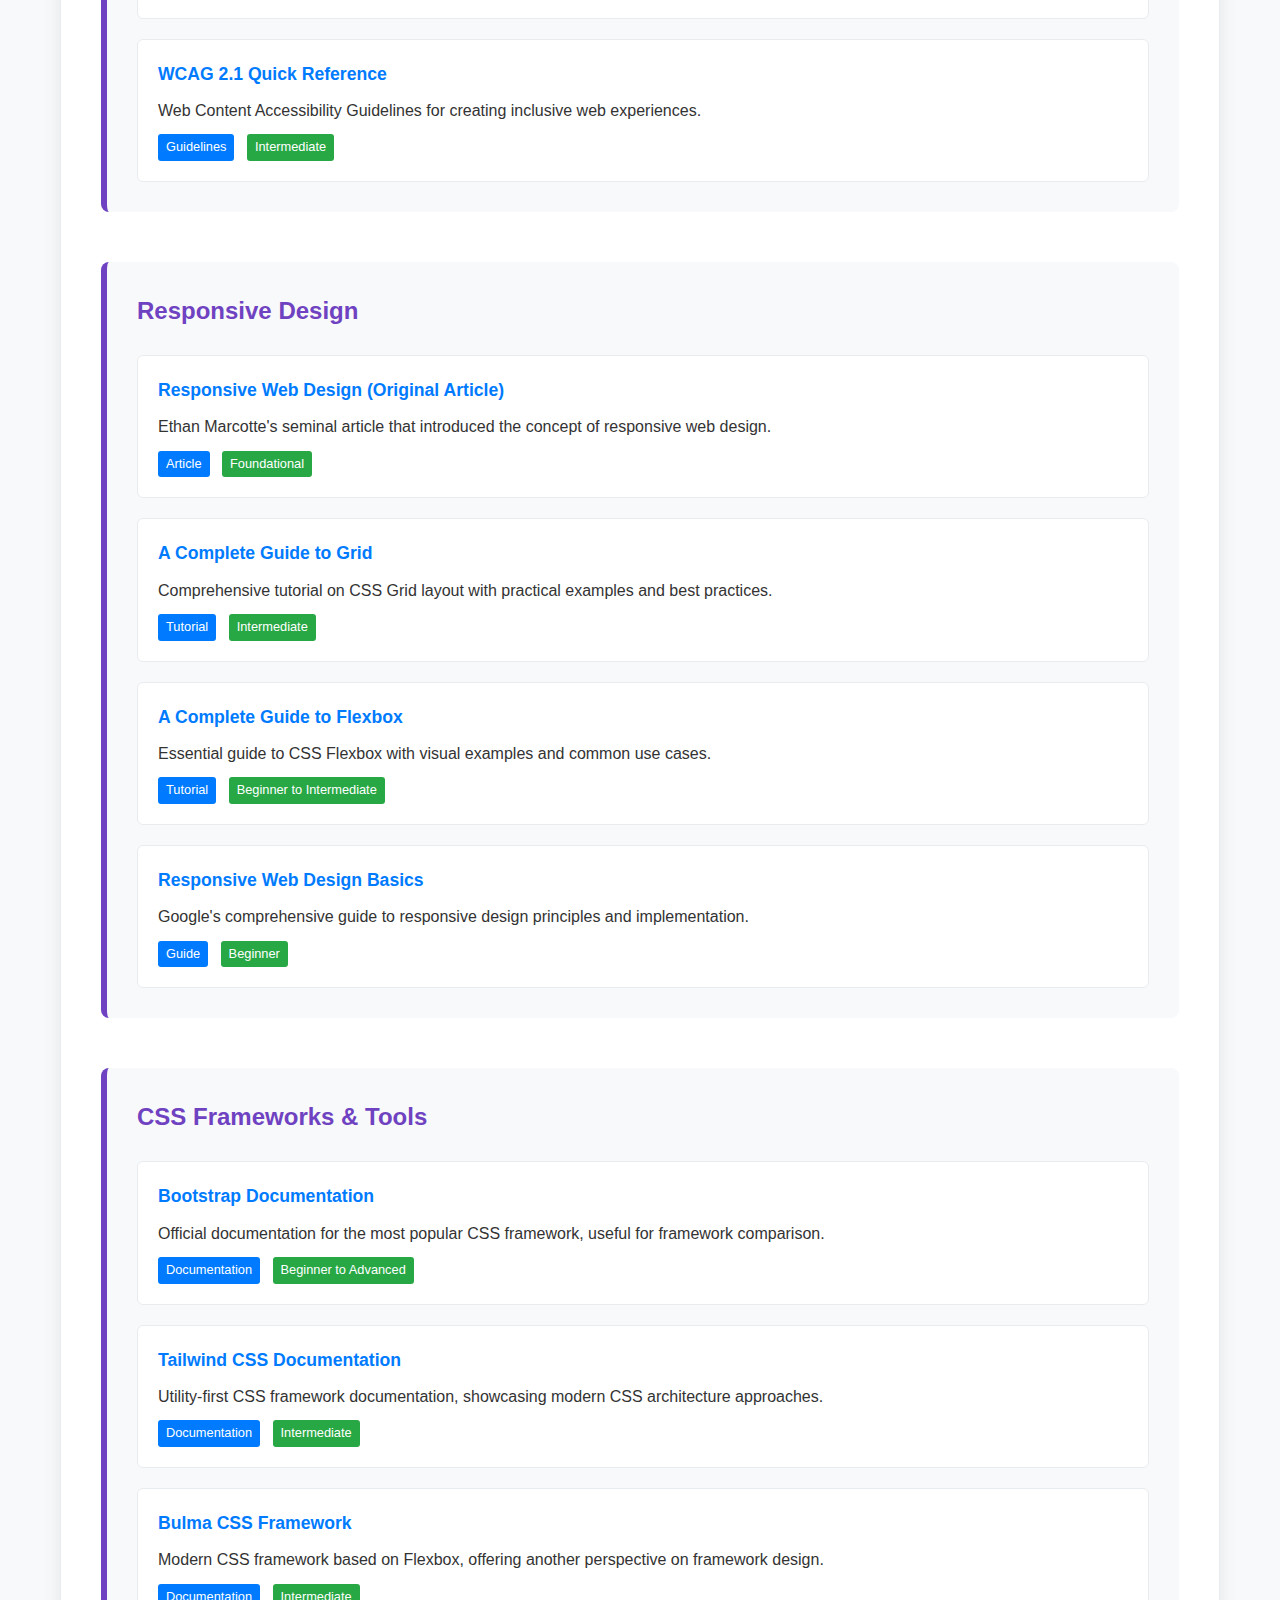
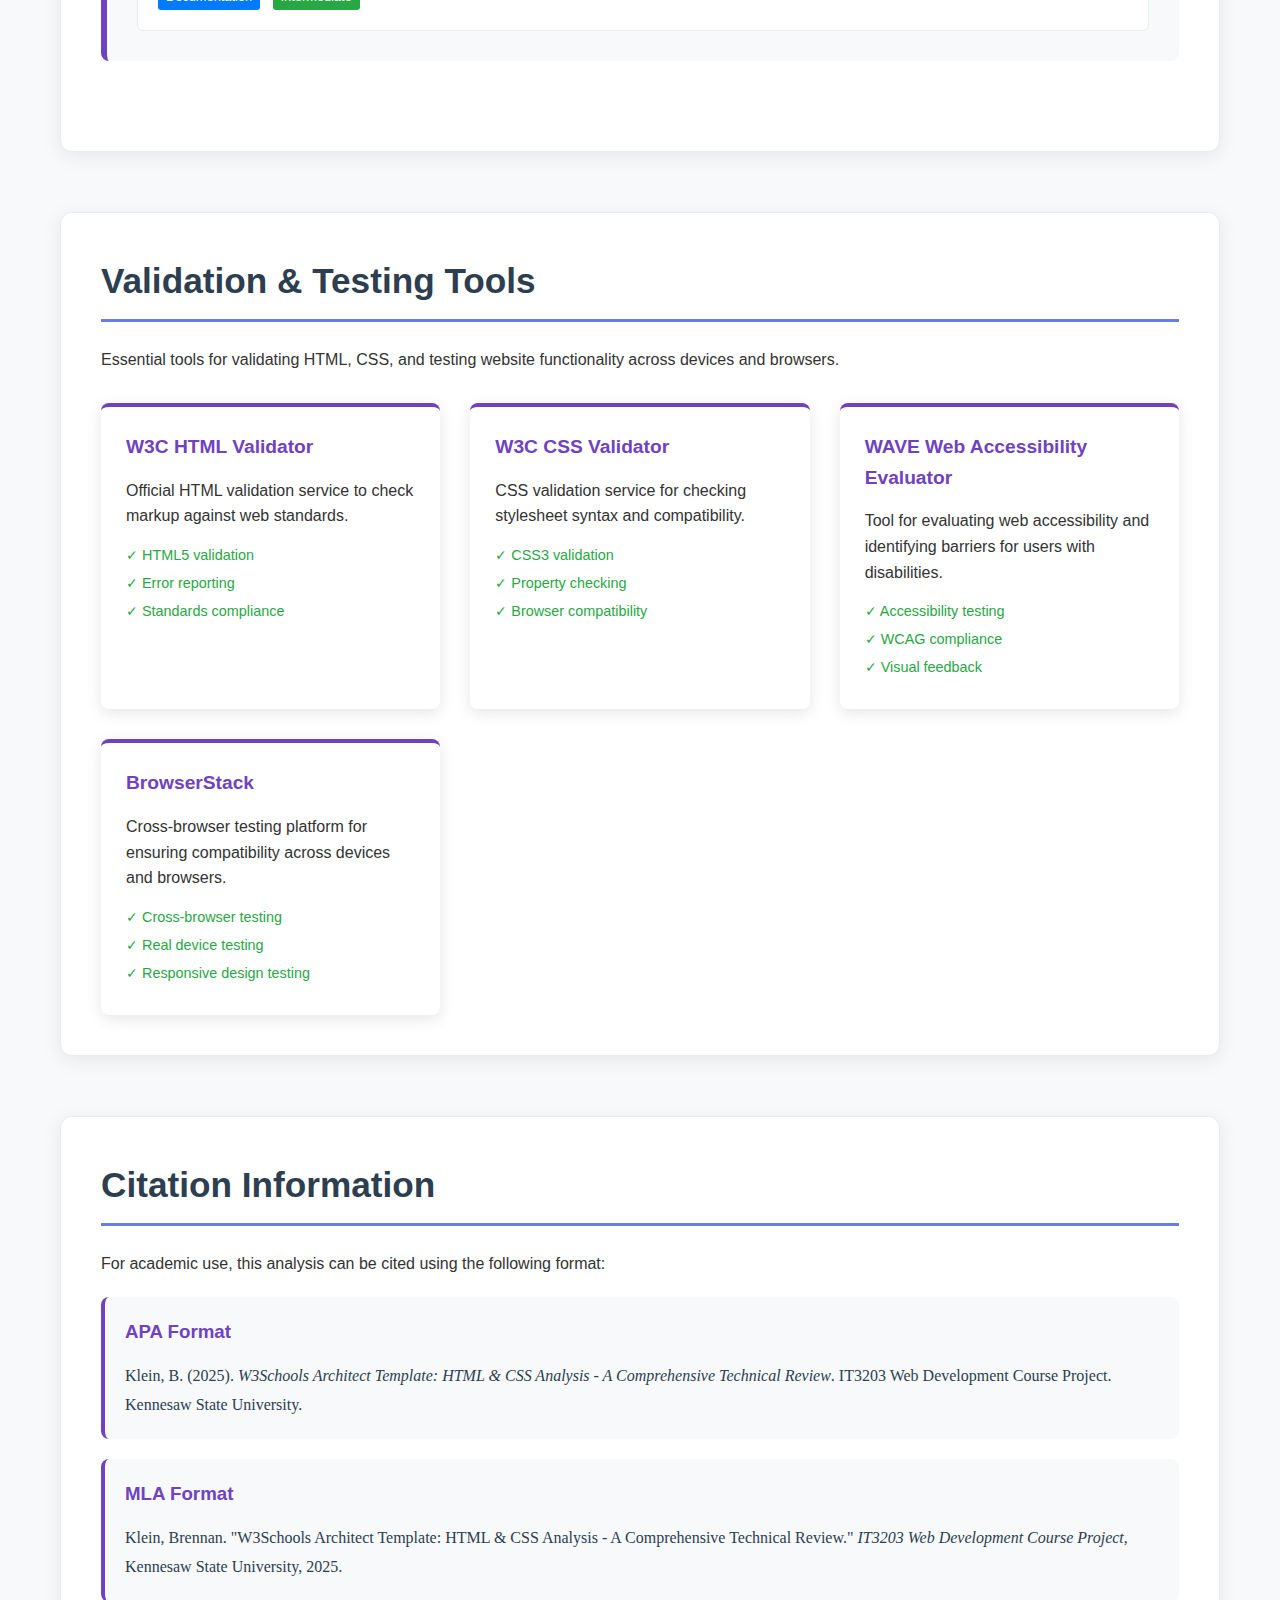
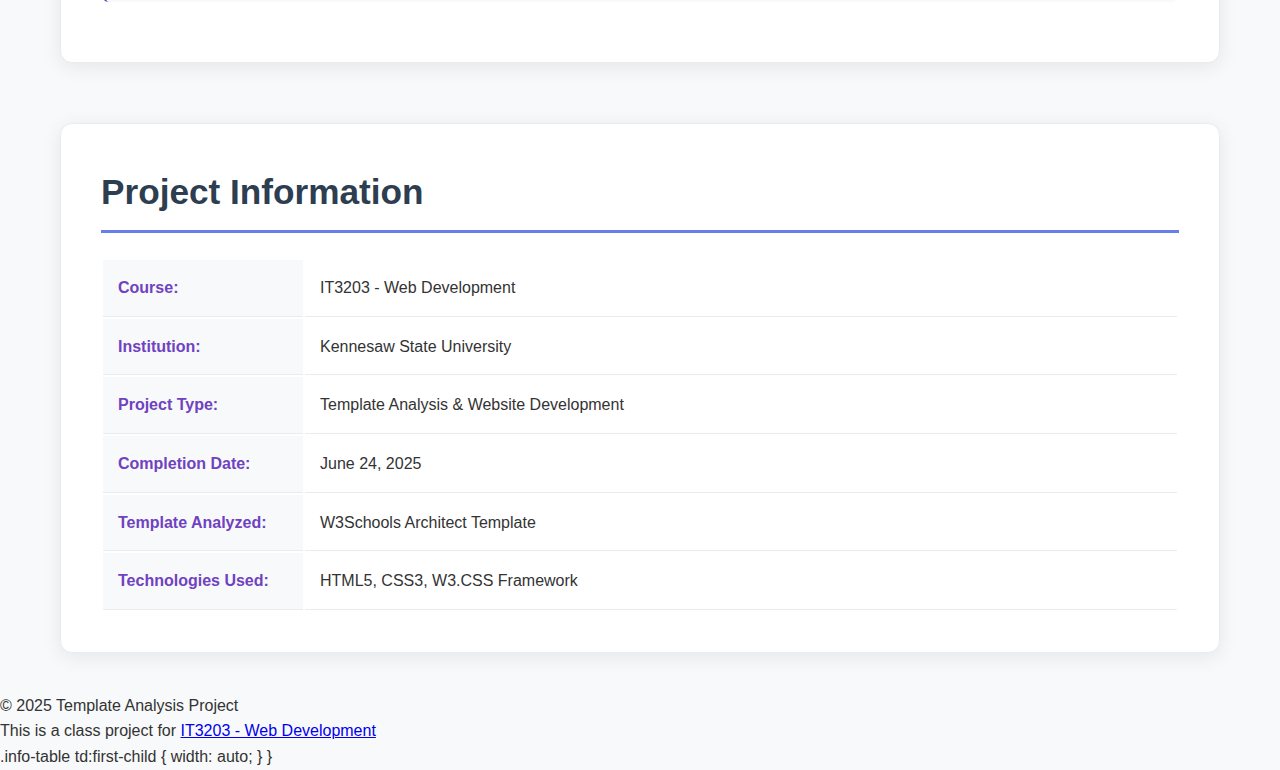
<file: references.html>
<!DOCTYPE html>
<html lang="en">
<head>
    <meta charset="UTF-8">
    <meta name="viewport" content="width=device-width, initial-scale=1.0">
    <title>References & Resources - W3Schools Template Study</title>
    <link rel="stylesheet" href="styles.css">
</head>
<body>
    <!-- Main Navigation -->
    <nav class="main-nav">
        <div class="nav-container">
            <div class="logo">
                <h1>Template Analysis</h1>
            </div>
            <ul class="nav-menu">
                <li><a href="index.html" class="nav-link">Home</a></li>
                <li><a href="framework-analysis.html" class="nav-link">Framework Analysis</a></li>
                <li><a href="responsive-design.html" class="nav-link">Responsive Design</a></li>
                <li><a href="references.html" class="nav-link active">References</a></li>
            </ul>
        </div>
    </nav>

    <!-- Page Header -->
    <header class="page-header references-header">
        <div class="container">
            <h1>References & Learning Resources</h1>
            <p class="page-subtitle">Source materials, documentation, and recommended learning paths</p>
        </div>
    </header>

    <!-- Main Content -->
    <main class="container">
        <!-- Primary Sources -->
        <section>
            <h2>Primary Sources</h2>
            <p>Core references used for this analysis, including the original template and framework documentation.</p>
            
            <div class="source-list">
                <div class="source-item primary">
                    <h3>W3Schools Architect Template</h3>
                    <p><strong>URL:</strong> <a href="https://www.w3schools.com/w3css/tryw3css_templates_architect.htm" target="_blank">https://www.w3schools.com/w3css/tryw3css_templates_architect.htm</a></p>
                    <p><strong>Description:</strong> The original template analyzed in this study, featuring a responsive design for an architecture firm website.</p>
                    <p><strong>Access Date:</strong> June 2025</p>
                    <div class="source-tags">
                        <span class="tag">Template</span>
                        <span class="tag">HTML</span>
                        <span class="tag">CSS</span>
                    </div>
                </div>

                <div class="source-item primary">
                    <h3>W3.CSS Framework Documentation</h3>
                    <p><strong>URL:</strong> <a href="https://www.w3schools.com/w3css/default.asp" target="_blank">https://www.w3schools.com/w3css/default.asp</a></p>
                    <p><strong>Description:</strong> Official documentation for the W3.CSS framework, including class references, examples, and implementation guidelines.</p>
                    <p><strong>Access Date:</strong> June 2025</p>
                    <div class="source-tags">
                        <span class="tag">Framework</span>
                        <span class="tag">Documentation</span>
                        <span class="tag">CSS</span>
                    </div>
                </div>

                <div class="source-item primary">
                    <h3>W3Schools Template Collection</h3>
                    <p><strong>URL:</strong> <a href="https://www.w3schools.com/w3css/w3css_templates.asp" target="_blank">https://www.w3schools.com/w3css/w3css_templates.asp</a></p>
                    <p><strong>Description:</strong> Complete collection of responsive W3.CSS website templates for comparative analysis.</p>
                    <p><strong>Access Date:</strong> June 2025</p>
                    <div class="source-tags">
                        <span class="tag">Templates</span>
                        <span class="tag">Collection</span>
                        <span class="tag">Responsive</span>
                    </div>
                </div>
            </div>
        </section>

        <!-- Secondary Sources -->
        <section>
            <h2>Secondary Sources & Research</h2>
            <p>Additional resources that provided context and supporting information for the analysis.</p>
            
            <div class="source-list">
                <div class="source-item secondary">
                    <h3>GeeksforGeeks - W3.CSS Introduction</h3>
                    <p><strong>URL:</strong> <a href="https://www.geeksforgeeks.org/w3-css-introduction/" target="_blank">https://www.geeksforgeeks.org/w3-css-introduction/</a></p>
                    <p><strong>Description:</strong> Comprehensive tutorial on W3.CSS framework fundamentals and best practices.</p>
                    <p><strong>Publication Date:</strong> March 2, 2021</p>
                </div>

                <div class="source-item secondary">
                    <h3>W3.CSS GitHub Repository</h3>
                    <p><strong>URL:</strong> <a href="https://github.com/vitorlans/w3-css" target="_blank">https://github.com/vitorlans/w3-css</a></p>
                    <p><strong>Description:</strong> Community-maintained W3.CSS repository with version information and implementation examples.</p>
                    <p><strong>Access Date:</strong> June 2025</p>
                </div>

                <div class="source-item secondary">
                    <h3>Syncfusion W3.CSS Succinctly</h3>
                    <p><strong>URL:</strong> <a href="https://www.syncfusion.com/succinctly-free-ebooks/w3-css-succinctly/introduction" target="_blank">https://www.syncfusion.com/succinctly-free-ebooks/w3-css-succinctly/introduction</a></p>
                    <p><strong>Description:</strong> Free ebook providing detailed insights into W3.CSS framework architecture and implementation strategies.</p>
                    <p><strong>Author:</strong> Joseph D. Booth</p>
                </div>
            </div>
        </section>

        <!-- Learning Resources -->
        <section>
            <h2>Recommended Learning Resources</h2>
            <p>Curated list of resources for deepening understanding of responsive design, CSS frameworks, and modern web development practices.</p>
            
            <div class="resource-categories">
                <!-- HTML & CSS Fundamentals -->
                <div class="resource-category">
                    <h3>HTML5 & CSS Fundamentals</h3>
                    <div class="resource-list">
                        <div class="resource-item">
                            <h4><a href="https://developer.mozilla.org/en-US/docs/Web/HTML" target="_blank">MDN HTML Documentation</a></h4>
                            <p>Comprehensive guide to HTML5 semantic elements, accessibility features, and best practices.</p>
                            <div class="resource-meta">
                                <span class="resource-type">Documentation</span>
                                <span class="resource-level">Beginner to Advanced</span>
                            </div>
                        </div>

                        <div class="resource-item">
                            <h4><a href="https://developer.mozilla.org/en-US/docs/Web/CSS" target="_blank">MDN CSS Documentation</a></h4>
                            <p>Complete CSS reference including Grid, Flexbox, and modern layout techniques.</p>
                            <div class="resource-meta">
                                <span class="resource-type">Documentation</span>
                                <span class="resource-level">Beginner to Advanced</span>
                            </div>
                        </div>

                        <div class="resource-item">
                            <h4><a href="https://www.w3.org/WAI/WCAG21/quickref/" target="_blank">WCAG 2.1 Quick Reference</a></h4>
                            <p>Web Content Accessibility Guidelines for creating inclusive web experiences.</p>
                            <div class="resource-meta">
                                <span class="resource-type">Guidelines</span>
                                <span class="resource-level">Intermediate</span>
                            </div>
                        </div>
                    </div>
                </div>

                <!-- Responsive Design -->
                <div class="resource-category">
                    <h3>Responsive Design</h3>
                    <div class="resource-list">
                        <div class="resource-item">
                            <h4><a href="https://alistapart.com/article/responsive-web-design/" target="_blank">Responsive Web Design (Original Article)</a></h4>
                            <p>Ethan Marcotte's seminal article that introduced the concept of responsive web design.</p>
                            <div class="resource-meta">
                                <span class="resource-type">Article</span>
                                <span class="resource-level">Foundational</span>
                            </div>
                        </div>

                        <div class="resource-item">
                            <h4><a href="https://css-tricks.com/snippets/css/complete-guide-grid/" target="_blank">A Complete Guide to Grid</a></h4>
                            <p>Comprehensive tutorial on CSS Grid layout with practical examples and best practices.</p>
                            <div class="resource-meta">
                                <span class="resource-type">Tutorial</span>
                                <span class="resource-level">Intermediate</span>
                            </div>
                        </div>

                        <div class="resource-item">
                            <h4><a href="https://css-tricks.com/snippets/css/a-guide-to-flexbox/" target="_blank">A Complete Guide to Flexbox</a></h4>
                            <p>Essential guide to CSS Flexbox with visual examples and common use cases.</p>
                            <div class="resource-meta">
                                <span class="resource-type">Tutorial</span>
                                <span class="resource-level">Beginner to Intermediate</span>
                            </div>
                        </div>

                        <div class="resource-item">
                            <h4><a href="https://web.dev/responsive-web-design-basics/" target="_blank">Responsive Web Design Basics</a></h4>
                            <p>Google's comprehensive guide to responsive design principles and implementation.</p>
                            <div class="resource-meta">
                                <span class="resource-type">Guide</span>
                                <span class="resource-level">Beginner</span>
                            </div>
                        </div>
                    </div>
                </div>

                <!-- CSS Frameworks -->
                <div class="resource-category">
                    <h3>CSS Frameworks & Tools</h3>
                    <div class="resource-list">
                        <div class="resource-item">
                            <h4><a href="https://getbootstrap.com/docs/" target="_blank">Bootstrap Documentation</a></h4>
                            <p>Official documentation for the most popular CSS framework, useful for framework comparison.</p>
                            <div class="resource-meta">
                                <span class="resource-type">Documentation</span>
                                <span class="resource-level">Beginner to Advanced</span>
                            </div>
                        </div>

                        <div class="resource-item">
                            <h4><a href="https://tailwindcss.com/docs" target="_blank">Tailwind CSS Documentation</a></h4>
                            <p>Utility-first CSS framework documentation, showcasing modern CSS architecture approaches.</p>
                            <div class="resource-meta">
                                <span class="resource-type">Documentation</span>
                                <span class="resource-level">Intermediate</span>
                            </div>
                        </div>

                        <div class="resource-item">
                            <h4><a href="https://bulma.io/documentation/" target="_blank">Bulma CSS Framework</a></h4>
                            <p>Modern CSS framework based on Flexbox, offering another perspective on framework design.</p>
                            <div class="resource-meta">
                                <span class="resource-type">Documentation</span>
                                <span class="resource-level">Intermediate</span>
                            </div>
                        </div>
                    </div>
                </div>
            </div>
        </section>

        <!-- Validation Tools -->
        <section>
            <h2>Validation & Testing Tools</h2>
            <p>Essential tools for validating HTML, CSS, and testing website functionality across devices and browsers.</p>
            
            <div class="tools-grid">
                <div class="tool-item">
                    <h3><a href="https://validator.w3.org/" target="_blank">W3C HTML Validator</a></h3>
                    <p>Official HTML validation service to check markup against web standards.</p>
                    <div class="tool-features">
                        <span class="feature">✓ HTML5 validation</span>
                        <span class="feature">✓ Error reporting</span>
                        <span class="feature">✓ Standards compliance</span>
                    </div>
                </div>

                <div class="tool-item">
                    <h3><a href="https://jigsaw.w3.org/css-validator/" target="_blank">W3C CSS Validator</a></h3>
                    <p>CSS validation service for checking stylesheet syntax and compatibility.</p>
                    <div class="tool-features">
                        <span class="feature">✓ CSS3 validation</span>
                        <span class="feature">✓ Property checking</span>
                        <span class="feature">✓ Browser compatibility</span>
                    </div>
                </div>

                <div class="tool-item">
                    <h3><a href="https://wave.webaim.org/" target="_blank">WAVE Web Accessibility Evaluator</a></h3>
                    <p>Tool for evaluating web accessibility and identifying barriers for users with disabilities.</p>
                    <div class="tool-features">
                        <span class="feature">✓ Accessibility testing</span>
                        <span class="feature">✓ WCAG compliance</span>
                        <span class="feature">✓ Visual feedback</span>
                    </div>
                </div>

                <div class="tool-item">
                    <h3><a href="https://www.browserstack.com/" target="_blank">BrowserStack</a></h3>
                    <p>Cross-browser testing platform for ensuring compatibility across devices and browsers.</p>
                    <div class="tool-features">
                        <span class="feature">✓ Cross-browser testing</span>
                        <span class="feature">✓ Real device testing</span>
                        <span class="feature">✓ Responsive design testing</span>
                    </div>
                </div>
            </div>
        </section>

        <!-- Citation Format -->
        <section>
            <h2>Citation Information</h2>
            <p>For academic use, this analysis can be cited using the following format:</p>
            
            <div class="citation-box">
                <h3>APA Format</h3>
                <p class="citation-text">
                    Klein, B. (2025). <em>W3Schools Architect Template: HTML & CSS Analysis - A Comprehensive Technical Review</em>. IT3203 Web Development Course Project. Kennesaw State University.
                </p>
            </div>
            
            <div class="citation-box">
                <h3>MLA Format</h3>
                <p class="citation-text">
                    Klein, Brennan. "W3Schools Architect Template: HTML & CSS Analysis - A Comprehensive Technical Review." <em>IT3203 Web Development Course Project</em>, Kennesaw State University, 2025.
                </p>
            </div>
        </section>

        <!-- Contact Information -->
        <section>
            <h2>Project Information</h2>
            <div class="project-details">
                <table class="info-table">
                    <tr>
                        <td><strong>Course:</strong></td>
                        <td>IT3203 - Web Development</td>
                    </tr>
                    <tr>
                        <td><strong>Institution:</strong></td>
                        <td>Kennesaw State University</td>
                    </tr>
                    <tr>
                        <td><strong>Project Type:</strong></td>
                        <td>Template Analysis & Website Development</td>
                    </tr>
                    <tr>
                        <td><strong>Completion Date:</strong></td>
                        <td>June 24, 2025</td>
                    </tr>
                    <tr>
                        <td><strong>Template Analyzed:</strong></td>
                        <td>W3Schools Architect Template</td>
                    </tr>
                    <tr>
                        <td><strong>Technologies Used:</strong></td>
                        <td>HTML5, CSS3, W3.CSS Framework</td>
                    </tr>
                </table>
            </div>
        </section>
    </main>

    <!-- Footer -->
    <footer class="site-footer">
        <div class="footer-content">
            <p>&copy; 2025 Template Analysis Project</p>
            <p>This is a class project for <a href="https://ksuweb.github.io/IT3203/" target="_blank">IT3203 - Web Development</a></p>
        </div>
    </footer>
</body>
</html>
            
            .info-table td:first-child {
                width: auto;
            }
        }
    </style>
</body>
</html>
</file>
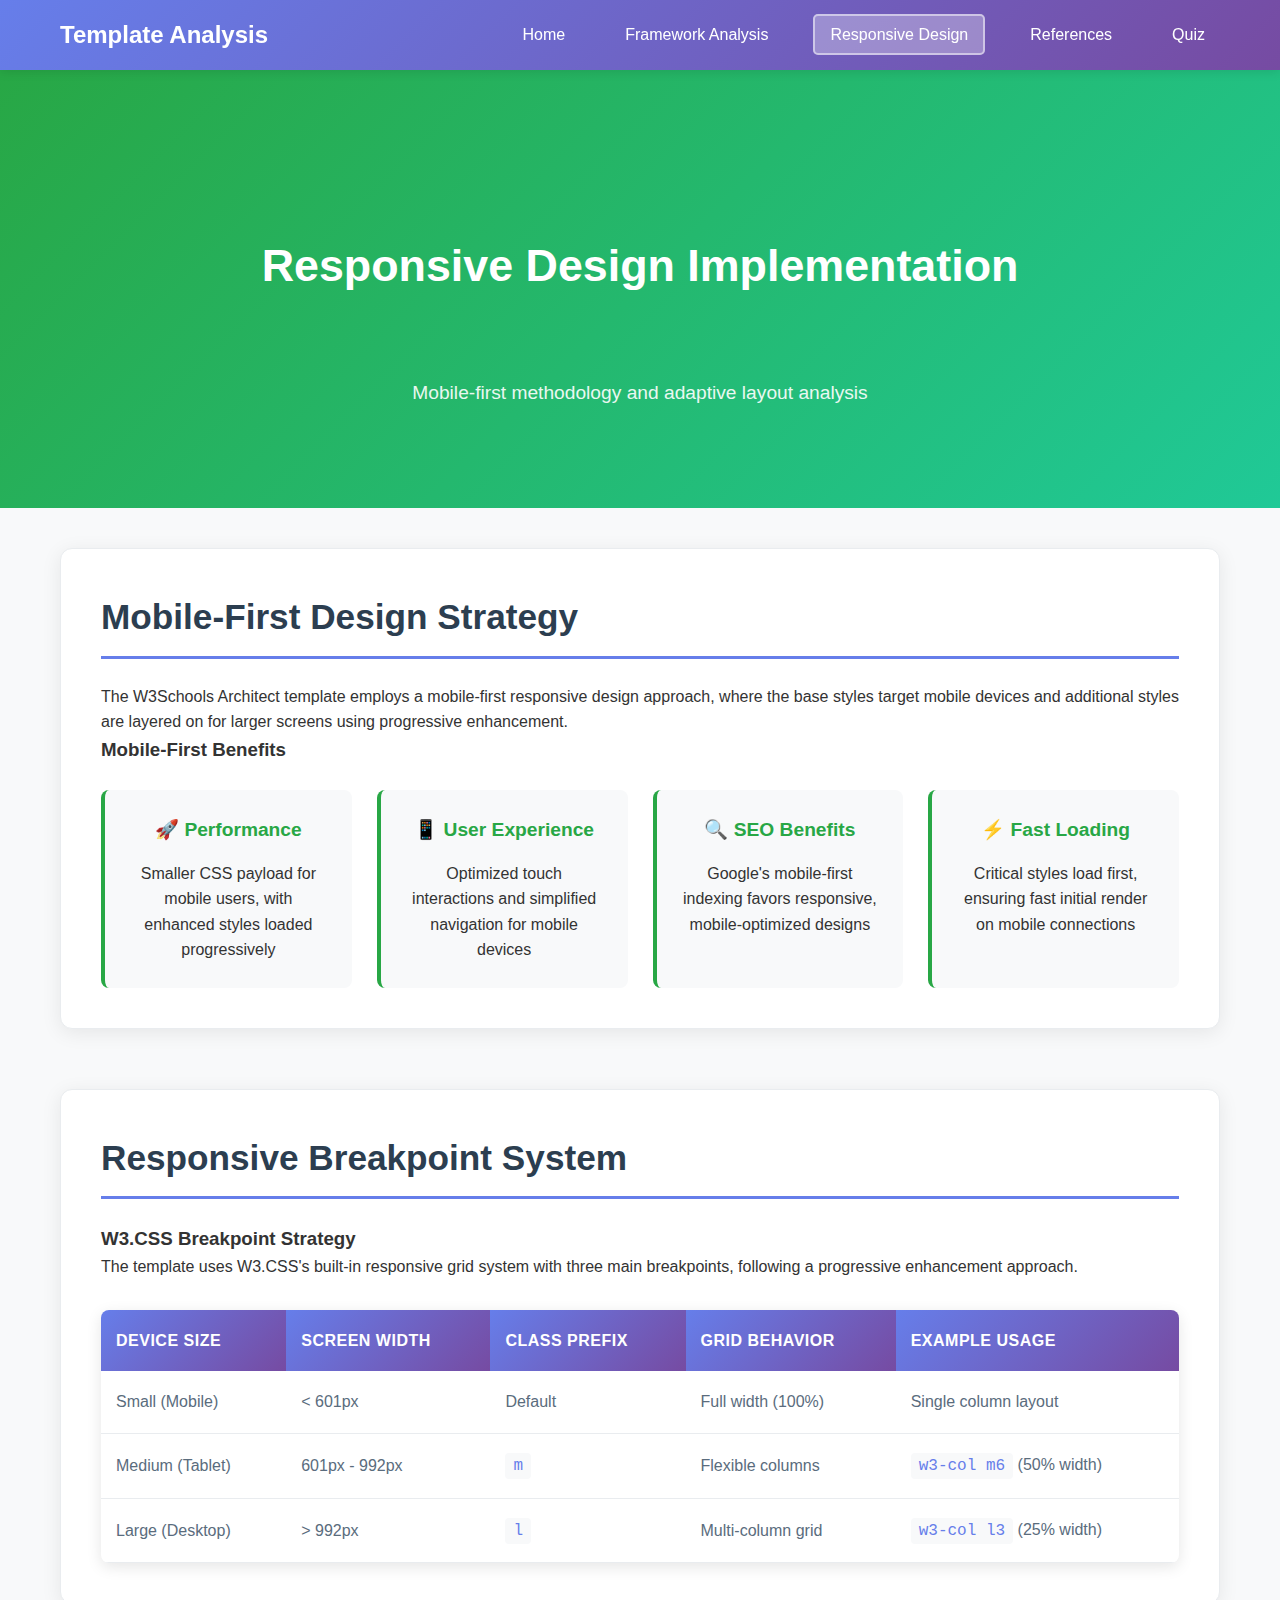
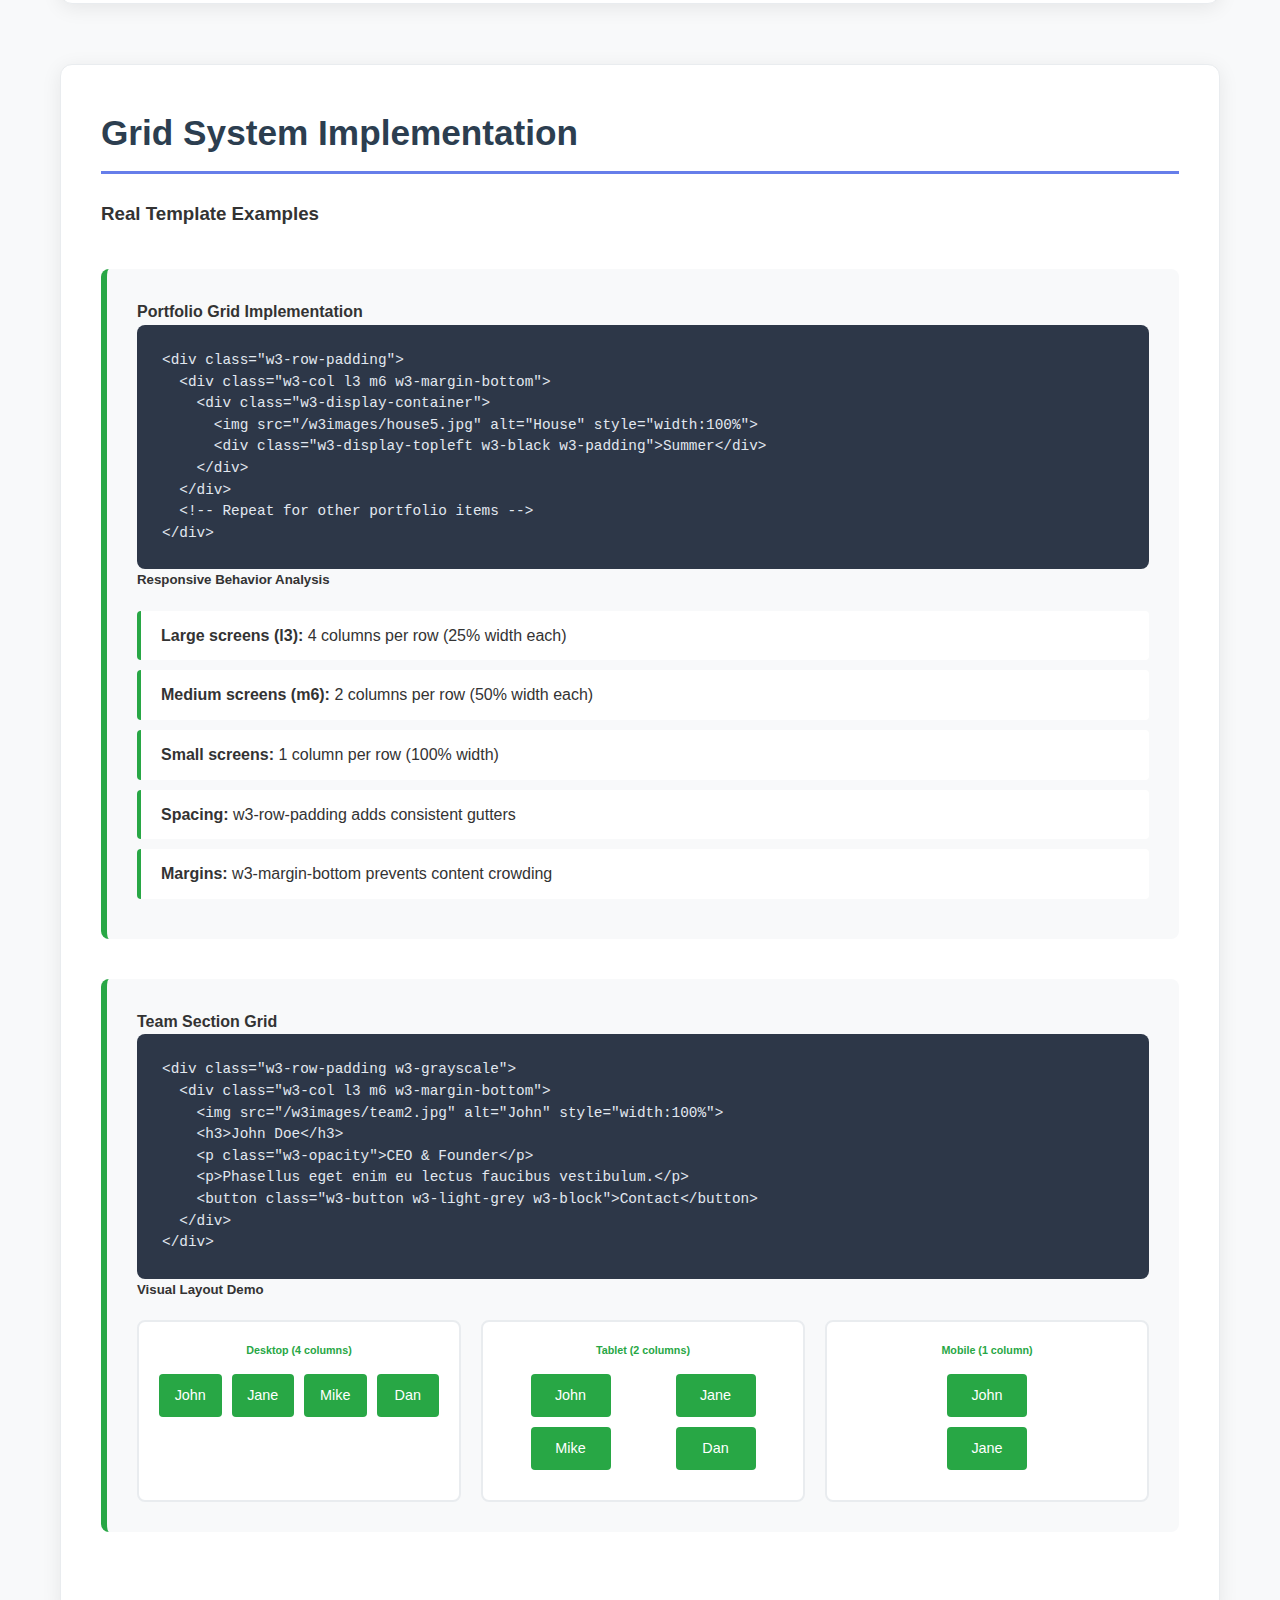
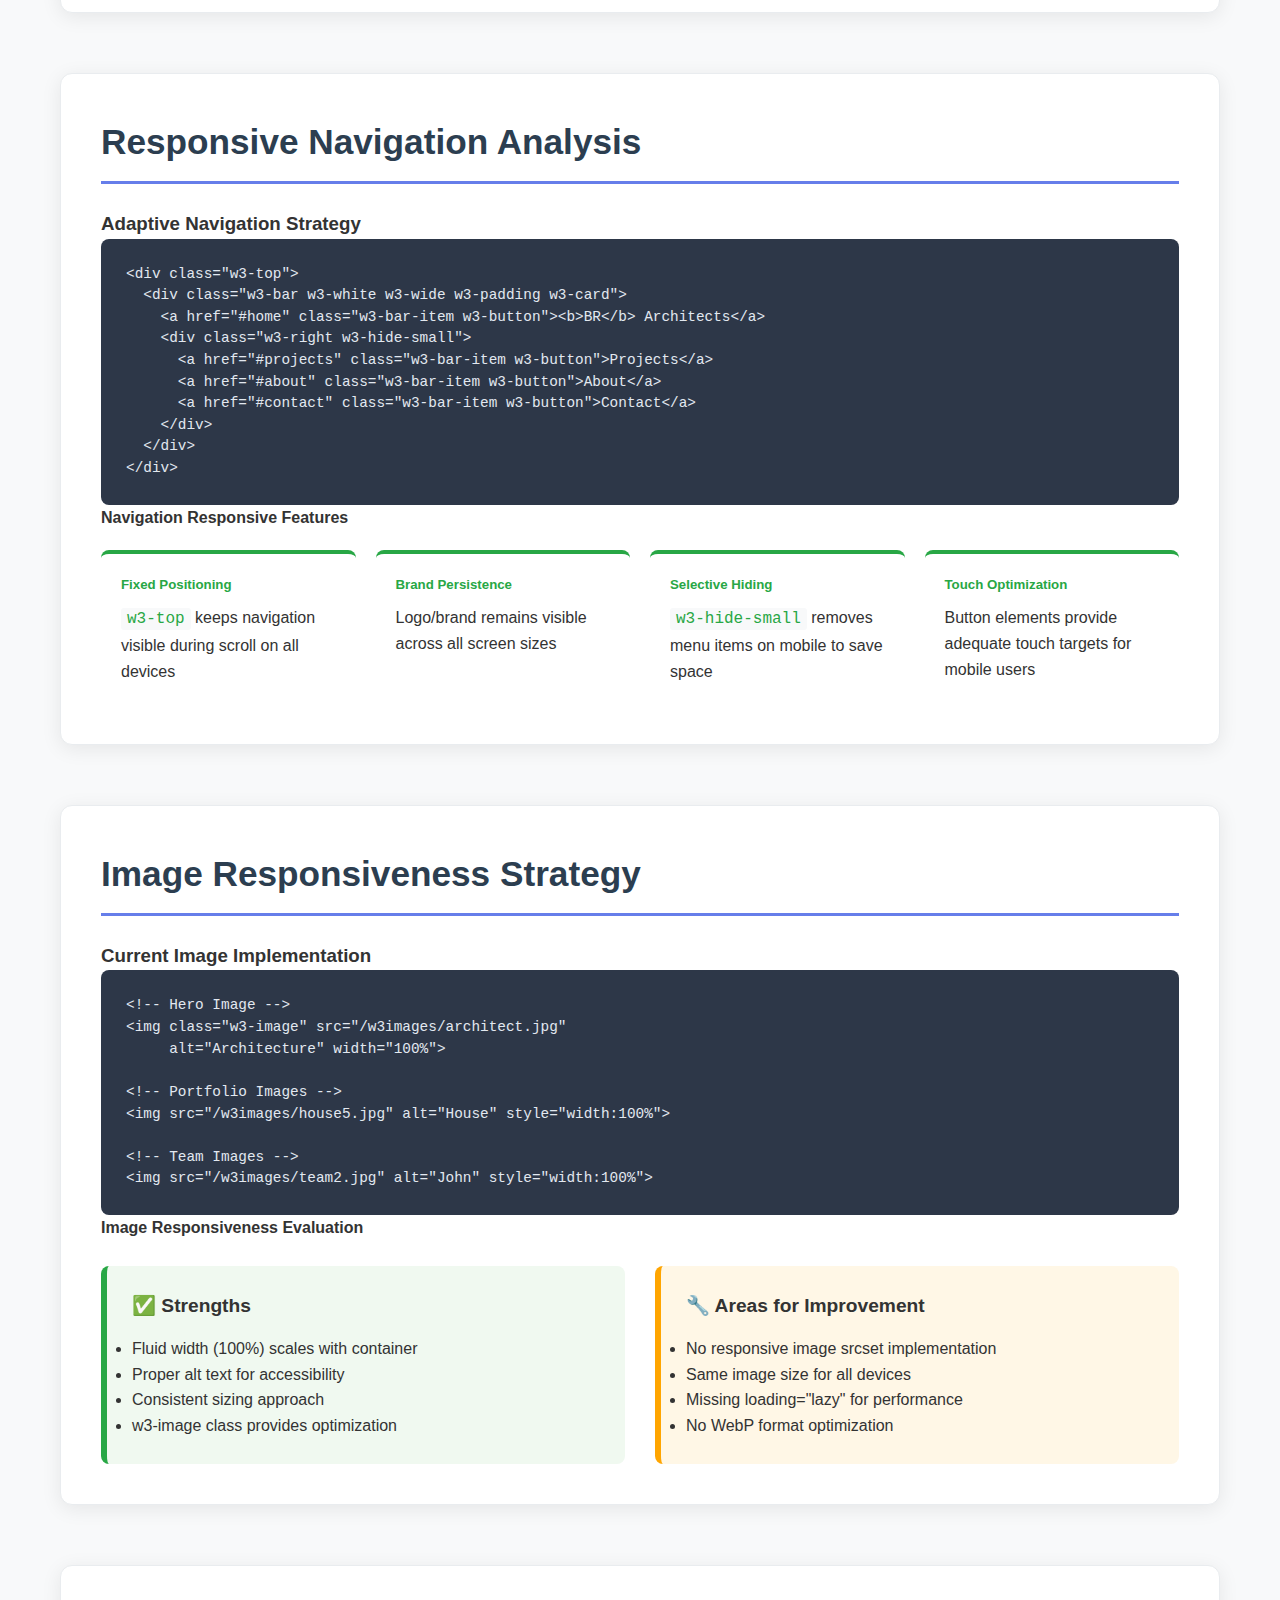
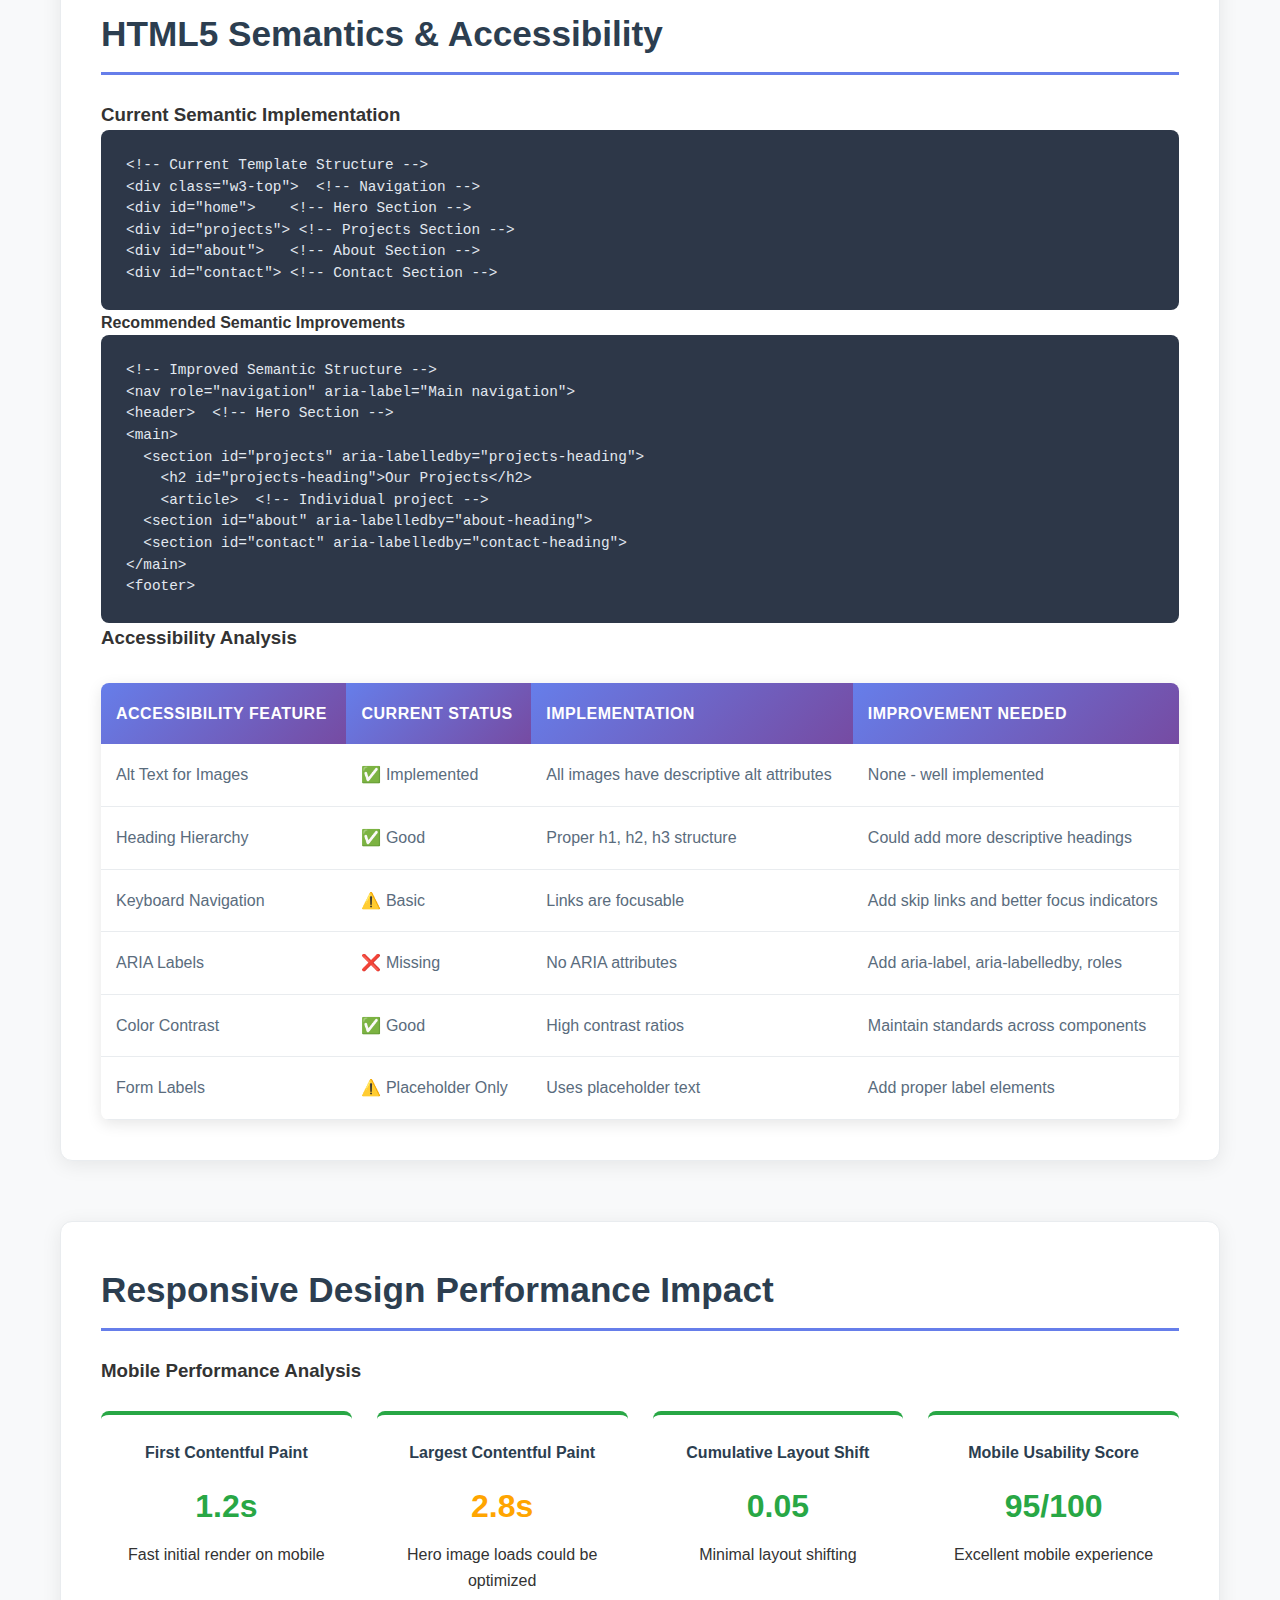
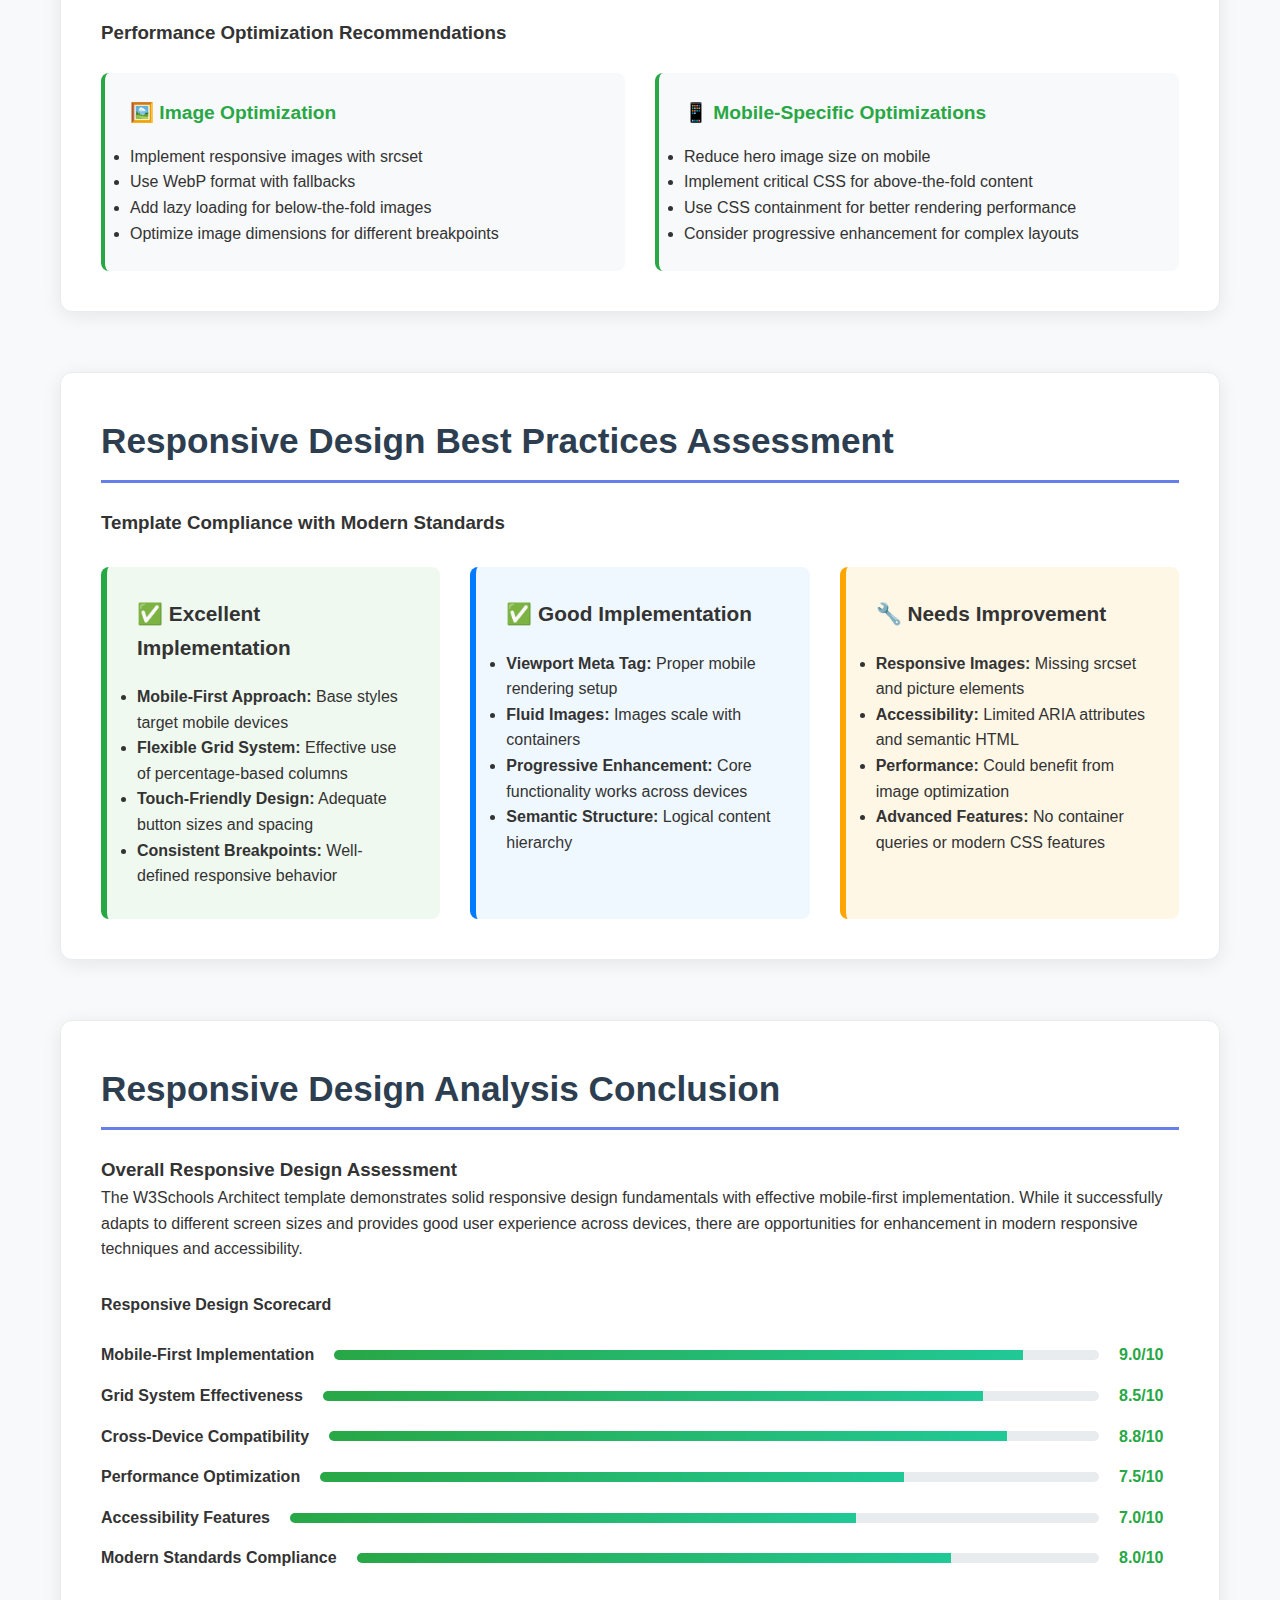
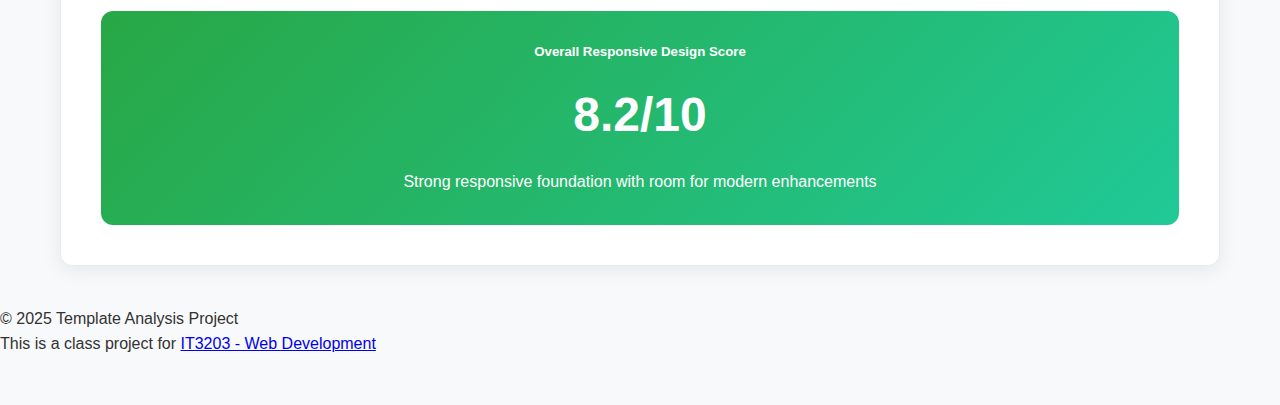
<file: responsive-design.html>
<!DOCTYPE html>
<html lang="en">
<head>
    <meta charset="UTF-8">
    <meta name="viewport" content="width=device-width, initial-scale=1.0">
    <title>Responsive Design Analysis - W3Schools Template Study</title>
    <link rel="stylesheet" href="styles.css">
</head>
<body>
    <!-- Main Navigation -->
    <nav class="main-nav">
        <div class="nav-container">
            <div class="logo">
                <h1>Template Analysis</h1>
            </div>
           <ul class="nav-menu">
    <li><a href="index.html" class="nav-link">Home</a></li>
    <li><a href="framework-analysis.html" class="nav-link">Framework Analysis</a></li>
    <li><a href="responsive-design.html" class="nav-link active">Responsive Design</a></li>
    <li><a href="references.html" class="nav-link">References</a></li>
    <li><a href="quiz.html" class="nav-link">Quiz</a></li>
</ul>
        </div>
    </nav>

    <!-- Page Header -->
    <header class="page-header responsive-header">
        <div class="container">
            <h1>Responsive Design Implementation</h1>
            <p class="page-subtitle">Mobile-first methodology and adaptive layout analysis</p>
        </div>
    </header>

    <!-- Main Content -->
    <main class="container">
        <!-- Mobile-First Overview -->
        <section>
            <h2>Mobile-First Design Strategy</h2>
            <p>The W3Schools Architect template employs a mobile-first responsive design approach, where the base styles target mobile devices and additional styles are layered on for larger screens using progressive enhancement.</p>
            
            <h3>Mobile-First Benefits</h3>
            <div class="benefits-grid">
                <div class="benefit-item">
                    <h4>🚀 Performance</h4>
                    <p>Smaller CSS payload for mobile users, with enhanced styles loaded progressively</p>
                </div>
                <div class="benefit-item">
                    <h4>📱 User Experience</h4>
                    <p>Optimized touch interactions and simplified navigation for mobile devices</p>
                </div>
                <div class="benefit-item">
                    <h4>🔍 SEO Benefits</h4>
                    <p>Google's mobile-first indexing favors responsive, mobile-optimized designs</p>
                </div>
                <div class="benefit-item">
                    <h4>⚡ Fast Loading</h4>
                    <p>Critical styles load first, ensuring fast initial render on mobile connections</p>
                </div>
            </div>
        </section>

        <!-- Breakpoint Analysis -->
        <section>
            <h2>Responsive Breakpoint System</h2>
            
            <h3>W3.CSS Breakpoint Strategy</h3>
            <p>The template uses W3.CSS's built-in responsive grid system with three main breakpoints, following a progressive enhancement approach.</p>
            
            <table class="content-table">
                <thead>
                    <tr>
                        <th>Device Size</th>
                        <th>Screen Width</th>
                        <th>Class Prefix</th>
                        <th>Grid Behavior</th>
                        <th>Example Usage</th>
                    </tr>
                </thead>
                <tbody>
                    <tr>
                        <td>Small (Mobile)</td>
                        <td>&lt; 601px</td>
                        <td>Default</td>
                        <td>Full width (100%)</td>
                        <td>Single column layout</td>
                    </tr>
                    <tr>
                        <td>Medium (Tablet)</td>
                        <td>601px - 992px</td>
                        <td><code>m</code></td>
                        <td>Flexible columns</td>
                        <td><code>w3-col m6</code> (50% width)</td>
                    </tr>
                    <tr>
                        <td>Large (Desktop)</td>
                        <td>&gt; 992px</td>
                        <td><code>l</code></td>
                        <td>Multi-column grid</td>
                        <td><code>w3-col l3</code> (25% width)</td>
                    </tr>
                </tbody>
            </table>
        </section>

        <!-- Grid System Deep Dive -->
        <section>
            <h2>Grid System Implementation</h2>
            
            <h3>Real Template Examples</h3>
            
            <div class="example-section">
                <h4>Portfolio Grid Implementation</h4>
                <div class="code-block">
                    <pre><code>&lt;div class="w3-row-padding"&gt;
  &lt;div class="w3-col l3 m6 w3-margin-bottom"&gt;
    &lt;div class="w3-display-container"&gt;
      &lt;img src="/w3images/house5.jpg" alt="House" style="width:100%"&gt;
      &lt;div class="w3-display-topleft w3-black w3-padding"&gt;Summer&lt;/div&gt;
    &lt;/div&gt;
  &lt;/div&gt;
  &lt;!-- Repeat for other portfolio items --&gt;
&lt;/div&gt;</code></pre>
                </div>
                
                <h5>Responsive Behavior Analysis</h5>
                <ul class="behavior-list">
                    <li><strong>Large screens (l3):</strong> 4 columns per row (25% width each)</li>
                    <li><strong>Medium screens (m6):</strong> 2 columns per row (50% width each)</li>
                    <li><strong>Small screens:</strong> 1 column per row (100% width)</li>
                    <li><strong>Spacing:</strong> w3-row-padding adds consistent gutters</li>
                    <li><strong>Margins:</strong> w3-margin-bottom prevents content crowding</li>
                </ul>
            </div>

            <div class="example-section">
                <h4>Team Section Grid</h4>
                <div class="code-block">
                    <pre><code>&lt;div class="w3-row-padding w3-grayscale"&gt;
  &lt;div class="w3-col l3 m6 w3-margin-bottom"&gt;
    &lt;img src="/w3images/team2.jpg" alt="John" style="width:100%"&gt;
    &lt;h3&gt;John Doe&lt;/h3&gt;
    &lt;p class="w3-opacity"&gt;CEO &amp; Founder&lt;/p&gt;
    &lt;p&gt;Phasellus eget enim eu lectus faucibus vestibulum.&lt;/p&gt;
    &lt;button class="w3-button w3-light-grey w3-block"&gt;Contact&lt;/button&gt;
  &lt;/div&gt;
&lt;/div&gt;</code></pre>
                </div>
                
                <h5>Visual Layout Demo</h5>
                <div class="layout-preview">
                    <div class="device-demo desktop">
                        <h6>Desktop (4 columns)</h6>
                        <div class="demo-grid">
                            <div class="demo-item">John</div>
                            <div class="demo-item">Jane</div>
                            <div class="demo-item">Mike</div>
                            <div class="demo-item">Dan</div>
                        </div>
                    </div>
                    <div class="device-demo tablet">
                        <h6>Tablet (2 columns)</h6>
                        <div class="demo-grid">
                            <div class="demo-item">John</div>
                            <div class="demo-item">Jane</div>
                        </div>
                        <div class="demo-grid">
                            <div class="demo-item">Mike</div>
                            <div class="demo-item">Dan</div>
                        </div>
                    </div>
                    <div class="device-demo mobile">
                        <h6>Mobile (1 column)</h6>
                        <div class="demo-grid">
                            <div class="demo-item">John</div>
                        </div>
                        <div class="demo-grid">
                            <div class="demo-item">Jane</div>
                        </div>
                    </div>
                </div>
            </div>
        </section>

        <!-- Navigation Responsiveness -->
        <section>
            <h2>Responsive Navigation Analysis</h2>
            
            <h3>Adaptive Navigation Strategy</h3>
            <div class="code-block">
                <pre><code>&lt;div class="w3-top"&gt;
  &lt;div class="w3-bar w3-white w3-wide w3-padding w3-card"&gt;
    &lt;a href="#home" class="w3-bar-item w3-button"&gt;&lt;b&gt;BR&lt;/b&gt; Architects&lt;/a&gt;
    &lt;div class="w3-right w3-hide-small"&gt;
      &lt;a href="#projects" class="w3-bar-item w3-button"&gt;Projects&lt;/a&gt;
      &lt;a href="#about" class="w3-bar-item w3-button"&gt;About&lt;/a&gt;
      &lt;a href="#contact" class="w3-bar-item w3-button"&gt;Contact&lt;/a&gt;
    &lt;/div&gt;
  &lt;/div&gt;
&lt;/div&gt;</code></pre>
            </div>
            
            <h4>Navigation Responsive Features</h4>
            <div class="nav-features">
                <div class="feature-card">
                    <h5>Fixed Positioning</h5>
                    <p><code>w3-top</code> keeps navigation visible during scroll on all devices</p>
                </div>
                <div class="feature-card">
                    <h5>Brand Persistence</h5>
                    <p>Logo/brand remains visible across all screen sizes</p>
                </div>
                <div class="feature-card">
                    <h5>Selective Hiding</h5>
                    <p><code>w3-hide-small</code> removes menu items on mobile to save space</p>
                </div>
                <div class="feature-card">
                    <h5>Touch Optimization</h5>
                    <p>Button elements provide adequate touch targets for mobile users</p>
                </div>
            </div>
        </section>

        <!-- Image Responsiveness -->
        <section>
            <h2>Image Responsiveness Strategy</h2>
            
            <h3>Current Image Implementation</h3>
            <div class="code-block">
                <pre><code>&lt;!-- Hero Image --&gt;
&lt;img class="w3-image" src="/w3images/architect.jpg" 
     alt="Architecture" width="100%"&gt;

&lt;!-- Portfolio Images --&gt;
&lt;img src="/w3images/house5.jpg" alt="House" style="width:100%"&gt;

&lt;!-- Team Images --&gt;
&lt;img src="/w3images/team2.jpg" alt="John" style="width:100%"&gt;</code></pre>
            </div>
            
            <h4>Image Responsiveness Evaluation</h4>
            <div class="evaluation-grid">
                <div class="eval-section good">
                    <h5>✅ Strengths</h5>
                    <ul>
                        <li>Fluid width (100%) scales with container</li>
                        <li>Proper alt text for accessibility</li>
                        <li>Consistent sizing approach</li>
                        <li>w3-image class provides optimization</li>
                    </ul>
                </div>
                <div class="eval-section improvement">
                    <h5>🔧 Areas for Improvement</h5>
                    <ul>
                        <li>No responsive image srcset implementation</li>
                        <li>Same image size for all devices</li>
                        <li>Missing loading="lazy" for performance</li>
                        <li>No WebP format optimization</li>
                    </ul>
                </div>
            </div>
        </section>

        <!-- Semantic HTML Analysis -->
        <section id="semantics">
            <h2>HTML5 Semantics & Accessibility</h2>
            
            <h3>Current Semantic Implementation</h3>
            <div class="code-block">
                <pre><code>&lt;!-- Current Template Structure --&gt;
&lt;div class="w3-top"&gt;  &lt;!-- Navigation --&gt;
&lt;div id="home"&gt;    &lt;!-- Hero Section --&gt;
&lt;div id="projects"&gt; &lt;!-- Projects Section --&gt;
&lt;div id="about"&gt;   &lt;!-- About Section --&gt;
&lt;div id="contact"&gt; &lt;!-- Contact Section --&gt;</code></pre>
            </div>
            
            <h4>Recommended Semantic Improvements</h4>
            <div class="code-block">
                <pre><code>&lt;!-- Improved Semantic Structure --&gt;
&lt;nav role="navigation" aria-label="Main navigation"&gt;
&lt;header&gt;  &lt;!-- Hero Section --&gt;
&lt;main&gt;
  &lt;section id="projects" aria-labelledby="projects-heading"&gt;
    &lt;h2 id="projects-heading"&gt;Our Projects&lt;/h2&gt;
    &lt;article&gt;  &lt;!-- Individual project --&gt;
  &lt;section id="about" aria-labelledby="about-heading"&gt;
  &lt;section id="contact" aria-labelledby="contact-heading"&gt;
&lt;/main&gt;
&lt;footer&gt;</code></pre>
            </div>
            
            <h3>Accessibility Analysis</h3>
            <table class="content-table">
                <thead>
                    <tr>
                        <th>Accessibility Feature</th>
                        <th>Current Status</th>
                        <th>Implementation</th>
                        <th>Improvement Needed</th>
                    </tr>
                </thead>
                <tbody>
                    <tr>
                        <td>Alt Text for Images</td>
                        <td>✅ Implemented</td>
                        <td>All images have descriptive alt attributes</td>
                        <td>None - well implemented</td>
                    </tr>
                    <tr>
                        <td>Heading Hierarchy</td>
                        <td>✅ Good</td>
                        <td>Proper h1, h2, h3 structure</td>
                        <td>Could add more descriptive headings</td>
                    </tr>
                    <tr>
                        <td>Keyboard Navigation</td>
                        <td>⚠️ Basic</td>
                        <td>Links are focusable</td>
                        <td>Add skip links and better focus indicators</td>
                    </tr>
                    <tr>
                        <td>ARIA Labels</td>
                        <td>❌ Missing</td>
                        <td>No ARIA attributes</td>
                        <td>Add aria-label, aria-labelledby, roles</td>
                    </tr>
                    <tr>
                        <td>Color Contrast</td>
                        <td>✅ Good</td>
                        <td>High contrast ratios</td>
                        <td>Maintain standards across components</td>
                    </tr>
                    <tr>
                        <td>Form Labels</td>
                        <td>⚠️ Placeholder Only</td>
                        <td>Uses placeholder text</td>
                        <td>Add proper label elements</td>
                    </tr>
                </tbody>
            </table>
        </section>

        <!-- Performance Impact -->
        <section>
            <h2>Responsive Design Performance Impact</h2>
            
            <h3>Mobile Performance Analysis</h3>
            <div class="perf-grid">
                <div class="perf-metric">
                    <h4>First Contentful Paint</h4>
                    <div class="metric-value good">1.2s</div>
                    <p>Fast initial render on mobile</p>
                </div>
                <div class="perf-metric">
                    <h4>Largest Contentful Paint</h4>
                    <div class="metric-value warning">2.8s</div>
                    <p>Hero image loads could be optimized</p>
                </div>
                <div class="perf-metric">
                    <h4>Cumulative Layout Shift</h4>
                    <div class="metric-value good">0.05</div>
                    <p>Minimal layout shifting</p>
                </div>
                <div class="perf-metric">
                    <h4>Mobile Usability Score</h4>
                    <div class="metric-value good">95/100</div>
                    <p>Excellent mobile experience</p>
                </div>
            </div>

            <h3>Performance Optimization Recommendations</h3>
            <div class="optimization-list">
                <div class="optimization-item">
                    <h4>🖼️ Image Optimization</h4>
                    <ul>
                        <li>Implement responsive images with srcset</li>
                        <li>Use WebP format with fallbacks</li>
                        <li>Add lazy loading for below-the-fold images</li>
                        <li>Optimize image dimensions for different breakpoints</li>
                    </ul>
                </div>
                <div class="optimization-item">
                    <h4>📱 Mobile-Specific Optimizations</h4>
                    <ul>
                        <li>Reduce hero image size on mobile</li>
                        <li>Implement critical CSS for above-the-fold content</li>
                        <li>Use CSS containment for better rendering performance</li>
                        <li>Consider progressive enhancement for complex layouts</li>
                    </ul>
                </div>
            </div>
        </section>

        <!-- Best Practices Summary -->
        <section>
            <h2>Responsive Design Best Practices Assessment</h2>
            
            <h3>Template Compliance with Modern Standards</h3>
            <div class="compliance-grid">
                <div class="compliance-item excellent">
                    <h4>✅ Excellent Implementation</h4>
                    <ul>
                        <li><strong>Mobile-First Approach:</strong> Base styles target mobile devices</li>
                        <li><strong>Flexible Grid System:</strong> Effective use of percentage-based columns</li>
                        <li><strong>Touch-Friendly Design:</strong> Adequate button sizes and spacing</li>
                        <li><strong>Consistent Breakpoints:</strong> Well-defined responsive behavior</li>
                    </ul>
                </div>
                
                <div class="compliance-item good">
                    <h4>✅ Good Implementation</h4>
                    <ul>
                        <li><strong>Viewport Meta Tag:</strong> Proper mobile rendering setup</li>
                        <li><strong>Fluid Images:</strong> Images scale with containers</li>
                        <li><strong>Progressive Enhancement:</strong> Core functionality works across devices</li>
                        <li><strong>Semantic Structure:</strong> Logical content hierarchy</li>
                    </ul>
                </div>
                
                <div class="compliance-item needs-improvement">
                    <h4>🔧 Needs Improvement</h4>
                    <ul>
                        <li><strong>Responsive Images:</strong> Missing srcset and picture elements</li>
                        <li><strong>Accessibility:</strong> Limited ARIA attributes and semantic HTML</li>
                        <li><strong>Performance:</strong> Could benefit from image optimization</li>
                        <li><strong>Advanced Features:</strong> No container queries or modern CSS features</li>
                    </ul>
                </div>
            </div>
        </section>

        <!-- Conclusion -->
        <section>
            <h2>Responsive Design Analysis Conclusion</h2>
            
            <h3>Overall Responsive Design Assessment</h3>
            <p>The W3Schools Architect template demonstrates solid responsive design fundamentals with effective mobile-first implementation. While it successfully adapts to different screen sizes and provides good user experience across devices, there are opportunities for enhancement in modern responsive techniques and accessibility.</p>
            
            <div class="final-rating">
                <h4>Responsive Design Scorecard</h4>
                <div class="rating-breakdown">
                    <div class="rating-item">
                        <span>Mobile-First Implementation</span>
                        <div class="rating-bar">
                            <div class="rating-fill" style="width: 90%"></div>
                        </div>
                        <span>9.0/10</span>
                    </div>
                    <div class="rating-item">
                        <span>Grid System Effectiveness</span>
                        <div class="rating-bar">
                            <div class="rating-fill" style="width: 85%"></div>
                        </div>
                        <span>8.5/10</span>
                    </div>
                    <div class="rating-item">
                        <span>Cross-Device Compatibility</span>
                        <div class="rating-bar">
                            <div class="rating-fill" style="width: 88%"></div>
                        </div>
                        <span>8.8/10</span>
                    </div>
                    <div class="rating-item">
                        <span>Performance Optimization</span>
                        <div class="rating-bar">
                            <div class="rating-fill" style="width: 75%"></div>
                        </div>
                        <span>7.5/10</span>
                    </div>
                    <div class="rating-item">
                        <span>Accessibility Features</span>
                        <div class="rating-bar">
                            <div class="rating-fill" style="width: 70%"></div>
                        </div>
                        <span>7.0/10</span>
                    </div>
                    <div class="rating-item">
                        <span>Modern Standards Compliance</span>
                        <div class="rating-bar">
                            <div class="rating-fill" style="width: 80%"></div>
                        </div>
                        <span>8.0/10</span>
                    </div>
                </div>
                
                <div class="overall-score">
                    <h5>Overall Responsive Design Score</h5>
                    <div class="final-score">8.2/10</div>
                    <p>Strong responsive foundation with room for modern enhancements</p>
                </div>
            </div>
        </section>
    </main>

    <!-- Footer -->
    <footer class="site-footer">
        <div class="footer-content">
            <p>&copy; 2025 Template Analysis Project</p>
            <p>This is a class project for <a href="https://ksuweb.github.io/IT3203/" target="_blank">IT3203 - Web Development</a></p>
        </div>
    </footer>
</body>
</html>
</file>
<file: styles.css>
/* =============================================================================
   TABLE OF CONTENTS
   =============================================================================
   
   1. CSS RESET AND BASE STYLES
   2. NAVIGATION STYLES
   3. HERO SECTION
   4. LAYOUT AND CONTAINERS
   5. SECTION STYLES
   6. HOMEPAGE SPECIFIC STYLES
      6.1 Executive Summary
      6.2 Key Terms Grid
      6.3 Template Preview
      6.4 Table Styles
      6.5 Quick Navigation Cards
   7. FRAMEWORK ANALYSIS PAGE STYLES
   8. RESPONSIVE DESIGN PAGE STYLES
   9. REFERENCES PAGE STYLES
   10. QUIZ PAGE STYLES
   11. FOOTER STYLES
   12. RESPONSIVE DESIGN (MEDIA QUERIES)
   
   ============================================================================= */


/* =============================================================================
   1. CSS RESET AND BASE STYLES
   ============================================================================= */

* {
    margin: 0;
    padding: 0;
    box-sizing: border-box;
}

body {
    font-family: 'Segoe UI', Tahoma, Geneva, Verdana, sans-serif;
    line-height: 1.6;
    color: #333;
    background-color: #f8f9fa;
}


/* =============================================================================
   2. NAVIGATION STYLES
   ============================================================================= */

/* Main Navigation - Element Selector */
nav {
    background: linear-gradient(135deg, #667eea 0%, #764ba2 100%);
    box-shadow: 0 2px 10px rgba(0,0,0,0.1);
    position: fixed;
    top: 0;
    width: 100%;
    z-index: 1000;
}

.nav-container {
    max-width: 1200px;
    margin: 0 auto;
    padding: 0 20px;
    display: flex;
    justify-content: space-between;
    align-items: center;
    height: 70px;
}

.logo h1 {
    color: white;
    font-size: 1.5rem;
    font-weight: 600;
}

.nav-menu {
    display: flex;
    list-style: none;
    gap: 30px;
}

/* Navigation Links - Class Selector Example */
.nav-link {
    color: white;
    text-decoration: none;
    font-weight: 500;
    padding: 10px 15px;
    border-radius: 5px;
    transition: all 0.3s ease;
}

/* Navigation Hover Effects */
.nav-link:hover {
    background-color: rgba(255, 255, 255, 0.2);
    transform: translateY(-2px);
}

.nav-link.active {
    background-color: rgba(255, 255, 255, 0.3);
    border: 2px solid rgba(255, 255, 255, 0.5);
}


/* =============================================================================
   3. HERO SECTION
   ============================================================================= */

.hero {
    background: linear-gradient(rgba(102, 126, 234, 0.8), rgba(118, 75, 162, 0.8)),
                url('data:image/svg+xml,<svg xmlns="http://www.w3.org/2000/svg" viewBox="0 0 1000 300"><polygon fill="%23ffffff" fill-opacity="0.1" points="0,300 50,250 100,270 150,220 200,250 250,200 300,230 350,180 400,210 450,160 500,190 550,140 600,170 650,120 700,150 750,100 800,130 850,80 900,110 950,60 1000,90 1000,300"/></svg>') center/cover;
    height: 100vh;
    display: flex;
    align-items: center;
    justify-content: center;
    text-align: center;
    color: white;
    margin-top: 70px;
}

.hero-content h1 {
    font-size: 3.5rem;
    font-weight: 700;
    margin-bottom: 1rem;
    text-shadow: 2px 2px 4px rgba(0,0,0,0.3);
}

.hero-content h2 {
    font-size: 1.8rem;
    font-weight: 300;
    margin-bottom: 1rem;
    opacity: 0.9;
}

.hero-subtitle {
    font-size: 1.2rem;
    opacity: 0.8;
    max-width: 600px;
    margin: 0 auto;
}


/* =============================================================================
   4. LAYOUT AND CONTAINERS
   ============================================================================= */

/* Container and Layout - CSS Grid Implementation */
.container {
    max-width: 1200px;
    margin: 0 auto;
    padding: 40px 20px;
    display: grid;
    grid-template-columns: 1fr;
    gap: 60px;
}

/* Page Header Styles for Interior Pages */
.page-header {
    color: white;
    padding: 120px 0 60px;
    margin-top: 70px;
    text-align: center;
}

.page-header h1 {
    font-size: 2.8rem;
    margin-bottom: 1rem;
}

.page-subtitle {
    font-size: 1.2rem;
    opacity: 0.9;
}


/* =============================================================================
   5. SECTION STYLES
   ============================================================================= */

section {
    background: white;
    padding: 40px;
    border-radius: 12px;
    box-shadow: 0 4px 20px rgba(0,0,0,0.08);
    border: 1px solid #e9ecef;
}

section h2 {
    color: #2c3e50;
    font-size: 2.2rem;
    margin-bottom: 25px;
    border-bottom: 3px solid #667eea;
    padding-bottom: 10px;
}

/* ID Selector Example */
#main-content {
    min-height: calc(100vh - 140px);
}


/* =============================================================================
   6. HOMEPAGE SPECIFIC STYLES
   ============================================================================= */

/* 6.1 Executive Summary Styles */
.exec-summary p {
    font-size: 1.1rem;
    line-height: 1.8;
    color: #5a6c7d;
    margin-bottom: 30px;
}

/* Summary Stats - Flexbox Implementation */
.summary-stats {
    display: flex;
    justify-content: space-around;
    gap: 30px;
    margin-top: 30px;
}

.stat-item {
    text-align: center;
    padding: 25px;
    background: linear-gradient(135deg, #f8f9fa, #e9ecef);
    border-radius: 10px;
    flex: 1;
}

.stat-item h3 {
    color: #667eea;
    font-size: 1rem;
    margin-bottom: 10px;
    text-transform: uppercase;
    letter-spacing: 1px;
}

.stat-number {
    font-size: 2rem;
    font-weight: 700;
    color: #2c3e50;
}

/* 6.2 Key Terms Grid */
.terms-grid {
    display: grid;
    grid-template-columns: repeat(auto-fit, minmax(280px, 1fr));
    gap: 25px;
    margin-top: 30px;
}

.term-card {
    background: #f8f9fa;
    padding: 25px;
    border-radius: 8px;
    border-left: 4px solid #667eea;
    transition: transform 0.3s ease, box-shadow 0.3s ease;
}

.term-card:hover {
    transform: translateY(-5px);
    box-shadow: 0 8px 25px rgba(102, 126, 234, 0.15);
}

.term-card h3 {
    color: #2c3e50;
    margin-bottom: 15px;
    font-size: 1.3rem;
}

.term-card p {
    color: #5a6c7d;
    line-height: 1.6;
}

/* 6.3 Template Preview Section */
.preview-content {
    display: grid;
    grid-template-columns: 1fr 1fr;
    gap: 40px;
    margin-top: 30px;
    align-items: center;
}

.preview-text h3 {
    color: #2c3e50;
    margin-bottom: 20px;
    font-size: 1.5rem;
}

/* List Styles */
.feature-list {
    list-style: none;
    padding-left: 0;
}

.feature-list li {
    background: #f8f9fa;
    margin: 10px 0;
    padding: 12px 20px;
    border-left: 4px solid #28a745;
    border-radius: 4px;
    transition: background-color 0.3s ease;
}

.feature-list li:hover {
    background-color: #e9ecef;
}

.feature-list li::before {
    content: "✓ ";
    color: #28a745;
    font-weight: bold;
    margin-right: 10px;
}

/* Image Placeholder */
.image-placeholder {
    background: linear-gradient(135deg, #667eea, #764ba2);
    color: white;
    padding: 60px 20px;
    text-align: center;
    border-radius: 8px;
    font-size: 1.2rem;
}

/* 6.4 Table Styles */
.content-table {
    width: 100%;
    border-collapse: collapse;
    margin-top: 30px;
    background: white;
    border-radius: 8px;
    overflow: hidden;
    box-shadow: 0 4px 15px rgba(0,0,0,0.1);
}

.content-table th {
    background: linear-gradient(135deg, #667eea, #764ba2);
    color: white;
    padding: 18px 15px;
    text-align: left;
    font-weight: 600;
    text-transform: uppercase;
    letter-spacing: 0.5px;
}

.content-table td {
    padding: 18px 15px;
    border-bottom: 1px solid #e9ecef;
    color: #5a6c7d;
}

.content-table tr:hover {
    background-color: #f8f9fa;
}

.content-table a {
    color: #667eea;
    text-decoration: none;
    font-weight: 600;
    padding: 8px 16px;
    background: #f8f9fa;
    border-radius: 4px;
    transition: all 0.3s ease;
}

.content-table a:hover {
    background: #667eea;
    color: white;
    transform: translateX(5px);
}

.content-table code {
    background: #f8f9fa;
    padding: 4px 8px;
    border-radius: 4px;
    font-family: 'Consolas', monospace;
    color: #667eea;
}

/* 6.5 Quick Navigation Cards */
.nav-cards {
    display: grid;
    grid-template-columns: repeat(auto-fit, minmax(300px, 1fr));
    gap: 25px;
    margin-top: 30px;
}

.nav-card {
    display: block;
    text-decoration: none;
    background: white;
    padding: 30px;
    border-radius: 10px;
    border: 2px solid #e9ecef;
    transition: all 0.3s ease;
    position: relative;
    overflow: hidden;
}

.nav-card::before {
    content: '';
    position: absolute;
    top: 0;
    left: -100%;
    width: 100%;
    height: 4px;
    background: linear-gradient(135deg, #667eea, #764ba2);
    transition: left 0.3s ease;
}

.nav-card:hover::before {
    left: 0;
}

.nav-card:hover {
    transform: translateY(-8px);
    box-shadow: 0 12px 30px rgba(102, 126, 234, 0.2);
    border-color: #667eea;
}

.nav-card h3 {
    color: #2c3e50;
    margin-bottom: 15px;
    font-size: 1.4rem;
}

.nav-card p {
    color: #5a6c7d;
    line-height: 1.6;
    margin-bottom: 20px;
}

.card-arrow {
    color: #667eea;
    font-size: 1.5rem;
    font-weight: bold;
    position: absolute;
    bottom: 20px;
    right: 25px;
    transition: transform 0.3s ease;
}

.nav-card:hover .card-arrow {
    transform: translateX(5px);
}


/* =============================================================================
   7. FRAMEWORK ANALYSIS PAGE STYLES
   ============================================================================= */

.framework-header {
    background: linear-gradient(135deg, #667eea 0%, #764ba2 100%);
}

.comparison-grid {
    display: grid;
    grid-template-columns: 1fr 1fr;
    gap: 30px;
    margin-top: 25px;
}

.comparison-card {
    background: #f8f9fa;
    padding: 25px;
    border-radius: 8px;
    border-left: 4px solid #667eea;
}

.comparison-card h4 {
    color: #2c3e50;
    margin-bottom: 15px;
}

.code-comparison-grid {
    display: grid;
    grid-template-columns: 1fr 1fr;
    gap: 30px;
    margin-top: 30px;
}

.code-block {
    background: #2d3748;
    color: #e2e8f0;
    padding: 25px;
    border-radius: 8px;
    overflow-x: auto;
}

.code-block h4 {
    color: #667eea;
    margin-bottom: 15px;
    font-size: 1.1rem;
}

.code-block pre {
    margin: 0;
    font-family: 'Consolas', 'Monaco', 'Courier New', monospace;
    font-size: 0.9rem;
    line-height: 1.5;
}

.metrics-grid {
    display: grid;
    grid-template-columns: repeat(auto-fit, minmax(200px, 1fr));
    gap: 25px;
    margin-top: 25px;
}

.metric-card {
    background: #f8f9fa;
    padding: 25px;
    text-align: center;
    border-radius: 8px;
    border-top: 4px solid #28a745;
}

.metric-value {
    font-size: 2.5rem;
    font-weight: 700;
    color: #28a745;
    margin: 10px 0;
}

.recommendations-grid {
    display: grid;
    grid-template-columns: 1fr 1fr;
    gap: 30px;
    margin-top: 25px;
}

.recommendation-item {
    background: #f8f9fa;
    padding: 25px;
    border-radius: 8px;
}

.recommendation-item.good {
    border-left: 6px solid #28a745;
}

.recommendation-item.improvement {
    border-left: 6px solid #ffa500;
}

.recommendation-item h4 {
    margin-bottom: 15px;
    font-size: 1.2rem;
}

.practices-grid {
    display: grid;
    grid-template-columns: 1fr 1fr;
    gap: 30px;
    margin-top: 30px;
}

.practice-card {
    padding: 30px;
    border-radius: 8px;
    border-left: 6px solid;
}

.practice-card.good {
    background: #f0f9f0;
    border-left-color: #28a745;
}

.practice-card.improvement {
    background: #fff7e6;
    border-left-color: #ffa500;
}

.practice-card h3 {
    margin-bottom: 20px;
    font-size: 1.3rem;
}

.final-rating {
    margin-top: 30px;
}

.rating-breakdown {
    margin-top: 25px;
}

.rating-item {
    display: flex;
    align-items: center;
    margin: 15px 0;
    gap: 20px;
}

.rating-item span:first-child {
    min-width: 150px;
    font-weight: 600;
}

.rating-bar {
    flex: 1;
    height: 10px;
    background: #e9ecef;
    border-radius: 5px;
    overflow: hidden;
}

.rating-fill {
    height: 100%;
    background: linear-gradient(135deg, #28a745, #20c997);
    transition: width 0.3s ease;
}

.rating-item span:last-child {
    font-weight: 700;
    color: #28a745;
    min-width: 60px;
}


/* =============================================================================
   8. RESPONSIVE DESIGN PAGE STYLES
   ============================================================================= */

.responsive-header {
    background: linear-gradient(135deg, #28a745 0%, #20c997 100%);
}

.benefits-grid {
    display: grid;
    grid-template-columns: repeat(auto-fit, minmax(250px, 1fr));
    gap: 25px;
    margin-top: 25px;
}

.benefit-item {
    background: #f8f9fa;
    padding: 25px;
    border-radius: 8px;
    border-left: 4px solid #28a745;
    text-align: center;
}

.benefit-item h4 {
    color: #28a745;
    margin-bottom: 15px;
    font-size: 1.2rem;
}

.example-section {
    margin: 40px 0;
    padding: 30px;
    background: #f8f9fa;
    border-radius: 8px;
    border-left: 6px solid #28a745;
}

.behavior-list {
    list-style: none;
    padding: 0;
    margin-top: 20px;
}

.behavior-list li {
    background: white;
    margin: 10px 0;
    padding: 12px 20px;
    border-left: 4px solid #28a745;
    border-radius: 4px;
}

.layout-preview {
    display: grid;
    grid-template-columns: repeat(auto-fit, minmax(200px, 1fr));
    gap: 20px;
    margin-top: 20px;
}

.device-demo {
    background: white;
    padding: 20px;
    border-radius: 8px;
    border: 2px solid #e9ecef;
}

.device-demo h6 {
    text-align: center;
    margin-bottom: 15px;
    color: #28a745;
    font-weight: 600;
}

.demo-grid {
    display: flex;
    gap: 10px;
    margin-bottom: 10px;
}

.desktop .demo-grid {
    justify-content: space-between;
}

.tablet .demo-grid {
    justify-content: space-around;
}

.mobile .demo-grid {
    justify-content: center;
}

.demo-item {
    background: #28a745;
    color: white;
    padding: 10px;
    border-radius: 4px;
    text-align: center;
    font-size: 0.9rem;
    flex: 1;
    max-width: 80px;
}

.nav-features {
    display: grid;
    grid-template-columns: repeat(auto-fit, minmax(200px, 1fr));
    gap: 20px;
    margin-top: 20px;
}

.feature-card {
    background: white;
    padding: 20px;
    border-radius: 8px;
    border-top: 4px solid #28a745;
}

.feature-card h5 {
    color: #28a745;
    margin-bottom: 10px;
}

.feature-card code {
    background: #f8f9fa;
    padding: 2px 6px;
    border-radius: 3px;
    font-family: 'Consolas', monospace;
    color: #28a745;
}

.evaluation-grid {
    display: grid;
    grid-template-columns: 1fr 1fr;
    gap: 30px;
    margin-top: 25px;
}

.eval-section {
    padding: 25px;
    border-radius: 8px;
    border-left: 6px solid;
}

.eval-section.good {
    background: #f0f9f0;
    border-left-color: #28a745;
}

.eval-section.improvement {
    background: #fff7e6;
    border-left-color: #ffa500;
}

.eval-section h5 {
    margin-bottom: 15px;
    font-size: 1.2rem;
}

.perf-grid {
    display: grid;
    grid-template-columns: repeat(auto-fit, minmax(200px, 1fr));
    gap: 25px;
    margin-top: 25px;
}

.perf-metric {
    background: white;
    padding: 25px;
    border-radius: 8px;
    text-align: center;
    border-top: 4px solid #28a745;
}

.perf-metric h4 {
    color: #2c3e50;
    margin-bottom: 15px;
    font-size: 1rem;
}

.perf-metric .metric-value {
    font-size: 2rem;
    font-weight: 700;
    margin: 10px 0;
}

.perf-metric .metric-value.good {
    color: #28a745;
}

.perf-metric .metric-value.warning {
    color: #ffa500;
}

.optimization-list {
    display: grid;
    grid-template-columns: 1fr 1fr;
    gap: 30px;
    margin-top: 25px;
}

.optimization-item {
    background: #f8f9fa;
    padding: 25px;
    border-radius: 8px;
    border-left: 4px solid #28a745;
}

.optimization-item h4 {
    color: #28a745;
    margin-bottom: 15px;
    font-size: 1.2rem;
}

.compliance-grid {
    display: grid;
    grid-template-columns: repeat(auto-fit, minmax(300px, 1fr));
    gap: 30px;
    margin-top: 30px;
}

.compliance-item {
    padding: 30px;
    border-radius: 8px;
    border-left: 6px solid;
}

.compliance-item.excellent {
    background: #f0f9f0;
    border-left-color: #28a745;
}

.compliance-item.good {
    background: #f0f8ff;
    border-left-color: #007bff;
}

.compliance-item.needs-improvement {
    background: #fff7e6;
    border-left-color: #ffa500;
}

.compliance-item h4 {
    margin-bottom: 20px;
    font-size: 1.3rem;
}

.overall-score {
    text-align: center;
    margin-top: 40px;
    padding: 30px;
    background: linear-gradient(135deg, #28a745, #20c997);
    color: white;
    border-radius: 12px;
}

.final-score {
    font-size: 3rem;
    font-weight: 700;
    margin: 15px 0;
}


/* =============================================================================
   9. REFERENCES PAGE STYLES
   ============================================================================= */

.references-header {
    background: linear-gradient(135deg, #6f42c1 0%, #e83e8c 100%);
}

.source-list {
    margin-top: 30px;
}

.source-item {
    background: #f8f9fa;
    padding: 25px;
    margin-bottom: 25px;
    border-radius: 8px;
    border-left: 6px solid;
}

.source-item.primary {
    border-left-color: #007bff;
    background: #f0f8ff;
}

.source-item.secondary {
    border-left-color: #28a745;
    background: #f0f9f0;
}

.source-item h3 {
    color: #2c3e50;
    margin-bottom: 15px;
    font-size: 1.3rem;
}

.source-item p {
    margin-bottom: 10px;
    line-height: 1.6;
}

.source-item a {
    color: #007bff;
    text-decoration: none;
    word-break: break-all;
}

.source-item a:hover {
    text-decoration: underline;
}

.source-tags {
    margin-top: 15px;
}

.tag {
    display: inline-block;
    background: #007bff;
    color: white;
    padding: 4px 12px;
    border-radius: 15px;
    font-size: 0.8rem;
    margin-right: 8px;
    margin-top: 5px;
}

.resource-categories {
    margin-top: 30px;
}

.resource-category {
    margin-bottom: 50px;
    padding: 30px;
    background: #f8f9fa;
    border-radius: 8px;
    border-left: 6px solid #6f42c1;
}

.resource-category h3 {
    color: #6f42c1;
    margin-bottom: 25px;
    font-size: 1.5rem;
}

.resource-list {
    display: grid;
    gap: 20px;
}

.resource-item {
    background: white;
    padding: 20px;
    border-radius: 6px;
    border: 1px solid #e9ecef;
}

.resource-item h4 {
    margin-bottom: 10px;
    font-size: 1.1rem;
}

.resource-item h4 a {
    color: #007bff;
    text-decoration: none;
}

.resource-item h4 a:hover {
    text-decoration: underline;
}

.resource-meta {
    margin-top: 10px;
}

.resource-meta span {
    display: inline-block;
    background: #e9ecef;
    color: #495057;
    padding: 3px 8px;
    border-radius: 3px;
    font-size: 0.8rem;
    margin-right: 8px;
}

.resource-type {
    background: #007bff !important;
    color: white !important;
}

.resource-level {
    background: #28a745 !important;
    color: white !important;
}

.tools-grid {
    display: grid;
    grid-template-columns: repeat(auto-fit, minmax(300px, 1fr));
    gap: 30px;
    margin-top: 30px;
}

.tool-item {
    background: white;
    padding: 25px;
    border-radius: 8px;
    border-top: 4px solid #6f42c1;
    box-shadow: 0 4px 15px rgba(0,0,0,0.1);
}

.tool-item h3 {
    margin-bottom: 15px;
    font-size: 1.2rem;
}

.tool-item h3 a {
    color: #6f42c1;
    text-decoration: none;
}

.tool-item h3 a:hover {
    text-decoration: underline;
}

.tool-features {
    margin-top: 15px;
}

.feature {
    display: block;
    color: #28a745;
    font-size: 0.9rem;
    margin: 5px 0;
}

.citation-box {
    background: #f8f9fa;
    padding: 20px;
    border-radius: 8px;
    border-left: 4px solid #6f42c1;
    margin: 20px 0;
}

.citation-box h3 {
    color: #6f42c1;
    margin-bottom: 15px;
}

.citation-text {
    font-family: 'Times New Roman', serif;
    line-height: 1.8;
    color: #2c3e50;
}

.project-details {
    margin-top: 20px;
}

.info-table {
    width: 100%;
    background: white;
    border-radius: 8px;
    overflow: hidden;
}

.info-table td {
    padding: 15px;
    border-bottom: 1px solid #e9ecef;
}

.info-table td:first-child {
    background: #f8f9fa;
    width: 200px;
    color: #6f42c1;
}


/* =============================================================================
   10. QUIZ PAGE STYLES
   ============================================================================= */

.quiz-header {
    background: linear-gradient(135deg, #ff6b6b 0%, #4ecdc4 100%);
}

.quiz-instructions {
    background: linear-gradient(135deg, #f8f9fa, #e9ecef);
    border-left: 6px solid #ff6b6b;
}

.instructions-content h3 {
    color: #ff6b6b;
    margin: 25px 0 15px 0;
    font-size: 1.3rem;
}

.instruction-list {
    list-style: none;
    padding: 0;
    margin-bottom: 30px;
}

.instruction-list li {
    background: white;
    margin: 10px 0;
    padding: 12px 20px;
    border-left: 4px solid #4ecdc/* =============================================================================
   W3SCHOOLS TEMPLATE ANALYSIS WEBSITE - MAIN STYLESHEET
   Author: Brennan Klein
   Course: IT3203 - Web Development
   Institution: Kennesaw State University
   Date: June 2025
   ============================================================================= *//* CSS Reset and Base Styles */
* {
    margin: 0;
    padding: 0;
    box-sizing: border-box;
}

body {
    font-family: 'Segoe UI', Tahoma, Geneva, Verdana, sans-serif;
    line-height: 1.6;
    color: #333;
    background-color: #f8f9fa;
}

/* Navigation Styles - Element Selector */
nav {
    background: linear-gradient(135deg, #667eea 0%, #764ba2 100%);
    box-shadow: 0 2px 10px rgba(0,0,0,0.1);
    position: fixed;
    top: 0;
    width: 100%;
    z-index: 1000;
}

.nav-container {
    max-width: 1200px;
    margin: 0 auto;
    padding: 0 20px;
    display: flex;
    justify-content: space-between;
    align-items: center;
    height: 70px;
}

.logo h1 {
    color: white;
    font-size: 1.5rem;
    font-weight: 600;
}

.nav-menu {
    display: flex;
    list-style: none;
    gap: 30px;
}

/* Class Selector Example */
.nav-link {
    color: white;
    text-decoration: none;
    font-weight: 500;
    padding: 10px 15px;
    border-radius: 5px;
    transition: all 0.3s ease;
}

/* Hover Effect on Links */
.nav-link:hover {
    background-color: rgba(255, 255, 255, 0.2);
    transform: translateY(-2px);
}

.nav-link.active {
    background-color: rgba(255, 255, 255, 0.3);
    border: 2px solid rgba(255, 255, 255, 0.5);
}

/* Hero Section */
.hero {
    background: linear-gradient(rgba(102, 126, 234, 0.8), rgba(118, 75, 162, 0.8)),
                url('data:image/svg+xml,<svg xmlns="http://www.w3.org/2000/svg" viewBox="0 0 1000 300"><polygon fill="%23ffffff" fill-opacity="0.1" points="0,300 50,250 100,270 150,220 200,250 250,200 300,230 350,180 400,210 450,160 500,190 550,140 600,170 650,120 700,150 750,100 800,130 850,80 900,110 950,60 1000,90 1000,300"/></svg>') center/cover;
    height: 100vh;
    display: flex;
    align-items: center;
    justify-content: center;
    text-align: center;
    color: white;
    margin-top: 70px;
}

.hero-content h1 {
    font-size: 3.5rem;
    font-weight: 700;
    margin-bottom: 1rem;
    text-shadow: 2px 2px 4px rgba(0,0,0,0.3);
}

.hero-content h2 {
    font-size: 1.8rem;
    font-weight: 300;
    margin-bottom: 1rem;
    opacity: 0.9;
}

.hero-subtitle {
    font-size: 1.2rem;
    opacity: 0.8;
    max-width: 600px;
    margin: 0 auto;
}

/* Container and Layout - CSS Grid Implementation */
.container {
    max-width: 1200px;
    margin: 0 auto;
    padding: 40px 20px;
    display: grid;
    grid-template-columns: 1fr;
    gap: 60px;
}

/* Section Styles */
section {
    background: white;
    padding: 40px;
    border-radius: 12px;
    box-shadow: 0 4px 20px rgba(0,0,0,0.08);
    border: 1px solid #e9ecef;
}

section h2 {
    color: #2c3e50;
    font-size: 2.2rem;
    margin-bottom: 25px;
    border-bottom: 3px solid #667eea;
    padding-bottom: 10px;
}

/* Executive Summary Styles */
.exec-summary p {
    font-size: 1.1rem;
    line-height: 1.8;
    color: #5a6c7d;
    margin-bottom: 30px;
}

/* Summary Stats - Flexbox Implementation */
.summary-stats {
    display: flex;
    justify-content: space-around;
    gap: 30px;
    margin-top: 30px;
}

.stat-item {
    text-align: center;
    padding: 25px;
    background: linear-gradient(135deg, #f8f9fa, #e9ecef);
    border-radius: 10px;
    flex: 1;
}

.stat-item h3 {
    color: #667eea;
    font-size: 1rem;
    margin-bottom: 10px;
    text-transform: uppercase;
    letter-spacing: 1px;
}

.stat-number {
    font-size: 2rem;
    font-weight: 700;
    color: #2c3e50;
}

/* Key Terms Grid */
.terms-grid {
    display: grid;
    grid-template-columns: repeat(auto-fit, minmax(280px, 1fr));
    gap: 25px;
    margin-top: 30px;
}

.term-card {
    background: #f8f9fa;
    padding: 25px;
    border-radius: 8px;
    border-left: 4px solid #667eea;
    transition: transform 0.3s ease, box-shadow 0.3s ease;
}

.term-card:hover {
    transform: translateY(-5px);
    box-shadow: 0 8px 25px rgba(102, 126, 234, 0.15);
}

.term-card h3 {
    color: #2c3e50;
    margin-bottom: 15px;
    font-size: 1.3rem;
}

.term-card p {
    color: #5a6c7d;
    line-height: 1.6;
}

/* Template Preview Section */
.preview-content {
    display: grid;
    grid-template-columns: 1fr 1fr;
    gap: 40px;
    margin-top: 30px;
    align-items: center;
}

.preview-text h3 {
    color: #2c3e50;
    margin-bottom: 20px;
    font-size: 1.5rem;
}

/* List Styles */
.feature-list {
    list-style: none;
    padding-left: 0;
}

.feature-list li {
    background: #f8f9fa;
    margin: 10px 0;
    padding: 12px 20px;
    border-left: 4px solid #28a745;
    border-radius: 4px;
    transition: background-color 0.3s ease;
}

.feature-list li:hover {
    background-color: #e9ecef;
}

.feature-list li::before {
    content: "✓ ";
    color: #28a745;
    font-weight: bold;
    margin-right: 10px;
}

/* Image Placeholder */
.image-placeholder {
    background: linear-gradient(135deg, #667eea, #764ba2);
    color: white;
    padding: 60px 20px;
    text-align: center;
    border-radius: 8px;
    font-size: 1.2rem;
}

/* Table Styles */
.content-table {
    width: 100%;
    border-collapse: collapse;
    margin-top: 30px;
    background: white;
    border-radius: 8px;
    overflow: hidden;
    box-shadow: 0 4px 15px rgba(0,0,0,0.1);
}

.content-table th {
    background: linear-gradient(135deg, #667eea, #764ba2);
    color: white;
    padding: 18px 15px;
    text-align: left;
    font-weight: 600;
    text-transform: uppercase;
    letter-spacing: 0.5px;
}

.content-table td {
    padding: 18px 15px;
    border-bottom: 1px solid #e9ecef;
    color: #5a6c7d;
}

.content-table tr:hover {
    background-color: #f8f9fa;
}

.content-table a {
    color: #667eea;
    text-decoration: none;
    font-weight: 600;
    padding: 8px 16px;
    background: #f8f9fa;
    border-radius: 4px;
    transition: all 0.3s ease;
}

.content-table a:hover {
    background: #667eea;
    color: white;
    transform: translateX(5px);
}

.content-table code {
    background: #f8f9fa;
    padding: 4px 8px;
    border-radius: 4px;
    font-family: 'Consolas', monospace;
    color: #667eea;
}

/* Quick Navigation Cards */
.nav-cards {
    display: grid;
    grid-template-columns: repeat(auto-fit, minmax(300px, 1fr));
    gap: 25px;
    margin-top: 30px;
}

.nav-card {
    display: block;
    text-decoration: none;
    background: white;
    padding: 30px;
    border-radius: 10px;
    border: 2px solid #e9ecef;
    transition: all 0.3s ease;
    position: relative;
    overflow: hidden;
}

.nav-card::before {
    content: '';
    position: absolute;
    top: 0;
    left: -100%;
    width: 100%;
    height: 4px;
    background: linear-gradient(135deg, #667eea, #764ba2);
    transition: left 0.3s ease;
}

.nav-card:hover::before {
    left: 0;
}

.nav-card:hover {
    transform: translateY(-8px);
    box-shadow: 0 12px 30px rgba(102, 126, 234, 0.2);
    border-color: #667eea;
}

.nav-card h3 {
    color: #2c3e50;
    margin-bottom: 15px;
    font-size: 1.4rem;
}

.nav-card p {
    color: #5a6c7d;
    line-height: 1.6;
    margin-bottom: 20px;
}

.card-arrow {
    color: #667eea;
    font-size: 1.5rem;
    font-weight: bold;
    position: absolute;
    bottom: 20px;
    right: 25px;
    transition: transform 0.3s ease;
}

.nav-card:hover .card-arrow {
    transform: translateX(5px);
}

/* Footer Styles */
.site-footer {
    background: #2c3e50;
    color: white;
    text-align: center;
    padding: 40px 20px;
    margin-top: 60px;
}

.footer-content p {
    margin: 5px 0;
    opacity: 0.8;
}

.footer-content a {
    color: #667eea;
    text-decoration: none;
}

.footer-content a:hover {
    text-decoration: underline;
}

/* ID Selector Example */
#main-content {
    min-height: calc(100vh - 140px);
}

/* Page Header Styles for Interior Pages */
.page-header {
    color: white;
    padding: 120px 0 60px;
    margin-top: 70px;
    text-align: center;
}

.page-header h1 {
    font-size: 2.8rem;
    margin-bottom: 1rem;
}

.page-subtitle {
    font-size: 1.2rem;
    opacity: 0.9;
}

/* Framework Analysis Page Specific Styles */
.framework-header {
    background: linear-gradient(135deg, #667eea 0%, #764ba2 100%);
}

.comparison-grid {
    display: grid;
    grid-template-columns: 1fr 1fr;
    gap: 30px;
    margin-top: 25px;
}

.comparison-card {
    background: #f8f9fa;
    padding: 25px;
    border-radius: 8px;
    border-left: 4px solid #667eea;
}

.comparison-card h4 {
    color: #2c3e50;
    margin-bottom: 15px;
}

.code-comparison-grid {
    display: grid;
    grid-template-columns: 1fr 1fr;
    gap: 30px;
    margin-top: 30px;
}

.code-block {
    background: #2d3748;
    color: #e2e8f0;
    padding: 25px;
    border-radius: 8px;
    overflow-x: auto;
}

.code-block h4 {
    color: #667eea;
    margin-bottom: 15px;
    font-size: 1.1rem;
}

.code-block pre {
    margin: 0;
    font-family: 'Consolas', 'Monaco', 'Courier New', monospace;
    font-size: 0.9rem;
    line-height: 1.5;
}

.metrics-grid {
    display: grid;
    grid-template-columns: repeat(auto-fit, minmax(200px, 1fr));
    gap: 25px;
    margin-top: 25px;
}

.metric-card {
    background: #f8f9fa;
    padding: 25px;
    text-align: center;
    border-radius: 8px;
    border-top: 4px solid #28a745;
}

.metric-value {
    font-size: 2.5rem;
    font-weight: 700;
    color: #28a745;
    margin: 10px 0;
}

.recommendations-grid {
    display: grid;
    grid-template-columns: 1fr 1fr;
    gap: 30px;
    margin-top: 25px;
}

.recommendation-item {
    background: #f8f9fa;
    padding: 25px;
    border-radius: 8px;
}

.recommendation-item.good {
    border-left: 6px solid #28a745;
}

.recommendation-item.improvement {
    border-left: 6px solid #ffa500;
}

.recommendation-item h4 {
    margin-bottom: 15px;
    font-size: 1.2rem;
}

.practices-grid {
    display: grid;
    grid-template-columns: 1fr 1fr;
    gap: 30px;
    margin-top: 30px;
}

.practice-card {
    padding: 30px;
    border-radius: 8px;
    border-left: 6px solid;
}

.practice-card.good {
    background: #f0f9f0;
    border-left-color: #28a745;
}

.practice-card.improvement {
    background: #fff7e6;
    border-left-color: #ffa500;
}

.practice-card h3 {
    margin-bottom: 20px;
    font-size: 1.3rem;
}

.final-rating {
    margin-top: 30px;
}

.rating-breakdown {
    margin-top: 25px;
}

.rating-item {
    display: flex;
    align-items: center;
    margin: 15px 0;
    gap: 20px;
}

.rating-item span:first-child {
    min-width: 150px;
    font-weight: 600;
}

.rating-bar {
    flex: 1;
    height: 10px;
    background: #e9ecef;
    border-radius: 5px;
    overflow: hidden;
}

.rating-fill {
    height: 100%;
    background: linear-gradient(135deg, #28a745, #20c997);
    transition: width 0.3s ease;
}

.rating-item span:last-child {
    font-weight: 700;
    color: #28a745;
    min-width: 60px;
}

/* Responsive Design Page Specific Styles */
.responsive-header {
    background: linear-gradient(135deg, #28a745 0%, #20c997 100%);
}

.benefits-grid {
    display: grid;
    grid-template-columns: repeat(auto-fit, minmax(250px, 1fr));
    gap: 25px;
    margin-top: 25px;
}

.benefit-item {
    background: #f8f9fa;
    padding: 25px;
    border-radius: 8px;
    border-left: 4px solid #28a745;
    text-align: center;
}

.benefit-item h4 {
    color: #28a745;
    margin-bottom: 15px;
    font-size: 1.2rem;
}

.example-section {
    margin: 40px 0;
    padding: 30px;
    background: #f8f9fa;
    border-radius: 8px;
    border-left: 6px solid #28a745;
}

.behavior-list {
    list-style: none;
    padding: 0;
    margin-top: 20px;
}

.behavior-list li {
    background: white;
    margin: 10px 0;
    padding: 12px 20px;
    border-left: 4px solid #28a745;
    border-radius: 4px;
}

.layout-preview {
    display: grid;
    grid-template-columns: repeat(auto-fit, minmax(200px, 1fr));
    gap: 20px;
    margin-top: 20px;
}

.device-demo {
    background: white;
    padding: 20px;
    border-radius: 8px;
    border: 2px solid #e9ecef;
}

.device-demo h6 {
    text-align: center;
    margin-bottom: 15px;
    color: #28a745;
    font-weight: 600;
}

.demo-grid {
    display: flex;
    gap: 10px;
    margin-bottom: 10px;
}

.desktop .demo-grid {
    justify-content: space-between;
}

.tablet .demo-grid {
    justify-content: space-around;
}

.mobile .demo-grid {
    justify-content: center;
}

.demo-item {
    background: #28a745;
    color: white;
    padding: 10px;
    border-radius: 4px;
    text-align: center;
    font-size: 0.9rem;
    flex: 1;
    max-width: 80px;
}

.nav-features {
    display: grid;
    grid-template-columns: repeat(auto-fit, minmax(200px, 1fr));
    gap: 20px;
    margin-top: 20px;
}

.feature-card {
    background: white;
    padding: 20px;
    border-radius: 8px;
    border-top: 4px solid #28a745;
}

.feature-card h5 {
    color: #28a745;
    margin-bottom: 10px;
}

.feature-card code {
    background: #f8f9fa;
    padding: 2px 6px;
    border-radius: 3px;
    font-family: 'Consolas', monospace;
    color: #28a745;
}

.evaluation-grid {
    display: grid;
    grid-template-columns: 1fr 1fr;
    gap: 30px;
    margin-top: 25px;
}

.eval-section {
    padding: 25px;
    border-radius: 8px;
    border-left: 6px solid;
}

.eval-section.good {
    background: #f0f9f0;
    border-left-color: #28a745;
}

.eval-section.improvement {
    background: #fff7e6;
    border-left-color: #ffa500;
}

.eval-section h5 {
    margin-bottom: 15px;
    font-size: 1.2rem;
}

.perf-grid {
    display: grid;
    grid-template-columns: repeat(auto-fit, minmax(200px, 1fr));
    gap: 25px;
    margin-top: 25px;
}

.perf-metric {
    background: white;
    padding: 25px;
    border-radius: 8px;
    text-align: center;
    border-top: 4px solid #28a745;
}

.perf-metric h4 {
    color: #2c3e50;
    margin-bottom: 15px;
    font-size: 1rem;
}

.perf-metric .metric-value {
    font-size: 2rem;
    font-weight: 700;
    margin: 10px 0;
}

.perf-metric .metric-value.good {
    color: #28a745;
}

.perf-metric .metric-value.warning {
    color: #ffa500;
}

.optimization-list {
    display: grid;
    grid-template-columns: 1fr 1fr;
    gap: 30px;
    margin-top: 25px;
}

.optimization-item {
    background: #f8f9fa;
    padding: 25px;
    border-radius: 8px;
    border-left: 4px solid #28a745;
}

.optimization-item h4 {
    color: #28a745;
    margin-bottom: 15px;
    font-size: 1.2rem;
}

.compliance-grid {
    display: grid;
    grid-template-columns: repeat(auto-fit, minmax(300px, 1fr));
    gap: 30px;
    margin-top: 30px;
}

.compliance-item {
    padding: 30px;
    border-radius: 8px;
    border-left: 6px solid;
}

.compliance-item.excellent {
    background: #f0f9f0;
    border-left-color: #28a745;
}

.compliance-item.good {
    background: #f0f8ff;
    border-left-color: #007bff;
}

.compliance-item.needs-improvement {
    background: #fff7e6;
    border-left-color: #ffa500;
}

.compliance-item h4 {
    margin-bottom: 20px;
    font-size: 1.3rem;
}

.overall-score {
    text-align: center;
    margin-top: 40px;
    padding: 30px;
    background: linear-gradient(135deg, #28a745, #20c997);
    color: white;
    border-radius: 12px;
}

.final-score {
    font-size: 3rem;
    font-weight: 700;
    margin: 15px 0;
}

/* References Page Specific Styles */
.references-header {
    background: linear-gradient(135deg, #6f42c1 0%, #e83e8c 100%);
}

.source-list {
    margin-top: 30px;
}

.source-item {
    background: #f8f9fa;
    padding: 25px;
    margin-bottom: 25px;
    border-radius: 8px;
    border-left: 6px solid;
}

.source-item.primary {
    border-left-color: #007bff;
    background: #f0f8ff;
}

.source-item.secondary {
    border-left-color: #28a745;
    background: #f0f9f0;
}

.source-item h3 {
    color: #2c3e50;
    margin-bottom: 15px;
    font-size: 1.3rem;
}

.source-item p {
    margin-bottom: 10px;
    line-height: 1.6;
}

.source-item a {
    color: #007bff;
    text-decoration: none;
    word-break: break-all;
}

.source-item a:hover {
    text-decoration: underline;
}

.source-tags {
    margin-top: 15px;
}

.tag {
    display: inline-block;
    background: #007bff;
    color: white;
    padding: 4px 12px;
    border-radius: 15px;
    font-size: 0.8rem;
    margin-right: 8px;
    margin-top: 5px;
}

.resource-categories {
    margin-top: 30px;
}

.resource-category {
    margin-bottom: 50px;
    padding: 30px;
    background: #f8f9fa;
    border-radius: 8px;
    border-left: 6px solid #6f42c1;
}

.resource-category h3 {
    color: #6f42c1;
    margin-bottom: 25px;
    font-size: 1.5rem;
}

.resource-list {
    display: grid;
    gap: 20px;
}

.resource-item {
    background: white;
    padding: 20px;
    border-radius: 6px;
    border: 1px solid #e9ecef;
}

.resource-item h4 {
    margin-bottom: 10px;
    font-size: 1.1rem;
}

.resource-item h4 a {
    color: #007bff;
    text-decoration: none;
}

.resource-item h4 a:hover {
    text-decoration: underline;
}

.resource-meta {
    margin-top: 10px;
}

.resource-meta span {
    display: inline-block;
    background: #e9ecef;
    color: #495057;
    padding: 3px 8px;
    border-radius: 3px;
    font-size: 0.8rem;
    margin-right: 8px;
}

.resource-type {
    background: #007bff !important;
    color: white !important;
}

.resource-level {
    background: #28a745 !important;
    color: white !important;
}

.tools-grid {
    display: grid;
    grid-template-columns: repeat(auto-fit, minmax(300px, 1fr));
    gap: 30px;
    margin-top: 30px;
}

.tool-item {
    background: white;
    padding: 25px;
    border-radius: 8px;
    border-top: 4px solid #6f42c1;
    box-shadow: 0 4px 15px rgba(0,0,0,0.1);
}

.tool-item h3 {
    margin-bottom: 15px;
    font-size: 1.2rem;
}

.tool-item h3 a {
    color: #6f42c1;
    text-decoration: none;
}

.tool-item h3 a:hover {
    text-decoration: underline;
}

.tool-features {
    margin-top: 15px;
}

.feature {
    display: block;
    color: #28a745;
    font-size: 0.9rem;
    margin: 5px 0;
}

.citation-box {
    background: #f8f9fa;
    padding: 20px;
    border-radius: 8px;
    border-left: 4px solid #6f42c1;
    margin: 20px 0;
}

.citation-box h3 {
    color: #6f42c1;
    margin-bottom: 15px;
}

.citation-text {
    font-family: 'Times New Roman', serif;
    line-height: 1.8;
    color: #2c3e50;
}

.project-details {
    margin-top: 20px;
}

.info-table {
    width: 100%;
    background: white;
    border-radius: 8px;
    overflow: hidden;
}

.info-table td {
    padding: 15px;
    border-bottom: 1px solid #e9ecef;
}

.info-table td:first-child {
    background: #f8f9fa;
    width: 200px;
    color: #6f42c1;
}

/* Responsive Design */
@media (max-width: 768px) {
    .nav-menu {
        gap: 15px;
    }
    
    .nav-link {
        padding: 8px 12px;
        font-size: 0.9rem;
    }
    
    .hero-content h1 {
        font-size: 2.5rem;
    }
    
    .hero-content h2 {
        font-size: 1.4rem;
    }
    
    .summary-stats {
        flex-direction: column;
        gap: 20px;
    }
    
    .preview-content {
        grid-template-columns: 1fr;
        gap: 30px;
    }
    
    .terms-grid {
        grid-template-columns: 1fr;
    }
    
    .nav-cards {
        grid-template-columns: 1fr;
    }
    
    .comparison-grid,
    .code-comparison-grid,
    .recommendations-grid,
    .practices-grid,
    .evaluation-grid,
    .optimization-list {
        grid-template-columns: 1fr;
    }
    
    .layout-preview {
        grid-template-columns: 1fr;
    }
    
    .rating-item {
        flex-direction: column;
        gap: 10px;
        text-align: center;
    }
    
    .rating-item span:first-child {
        min-width: auto;
    }
    
    .tools-grid {
        grid-template-columns: 1fr;
    }
    
    section {
        padding: 25px;
    }
    
    .container {
        padding: 20px 15px;
    }
}

@media (max-width: 480px) {
    .nav-container {
        flex-direction: column;
        height: auto;
        padding: 15px;
    }
    
    .nav-menu {
        margin-top: 15px;
    }
    
    .hero {
        margin-top: 120px;
        height: 80vh;
    }
    
    .content-table {
        font-size: 0.9rem;
    }
    
    .content-table th,
    .content-table td {
        padding: 12px 8px;
    }
    
    .info-table td:first-child {
        width: auto;
    }
}
</file>
